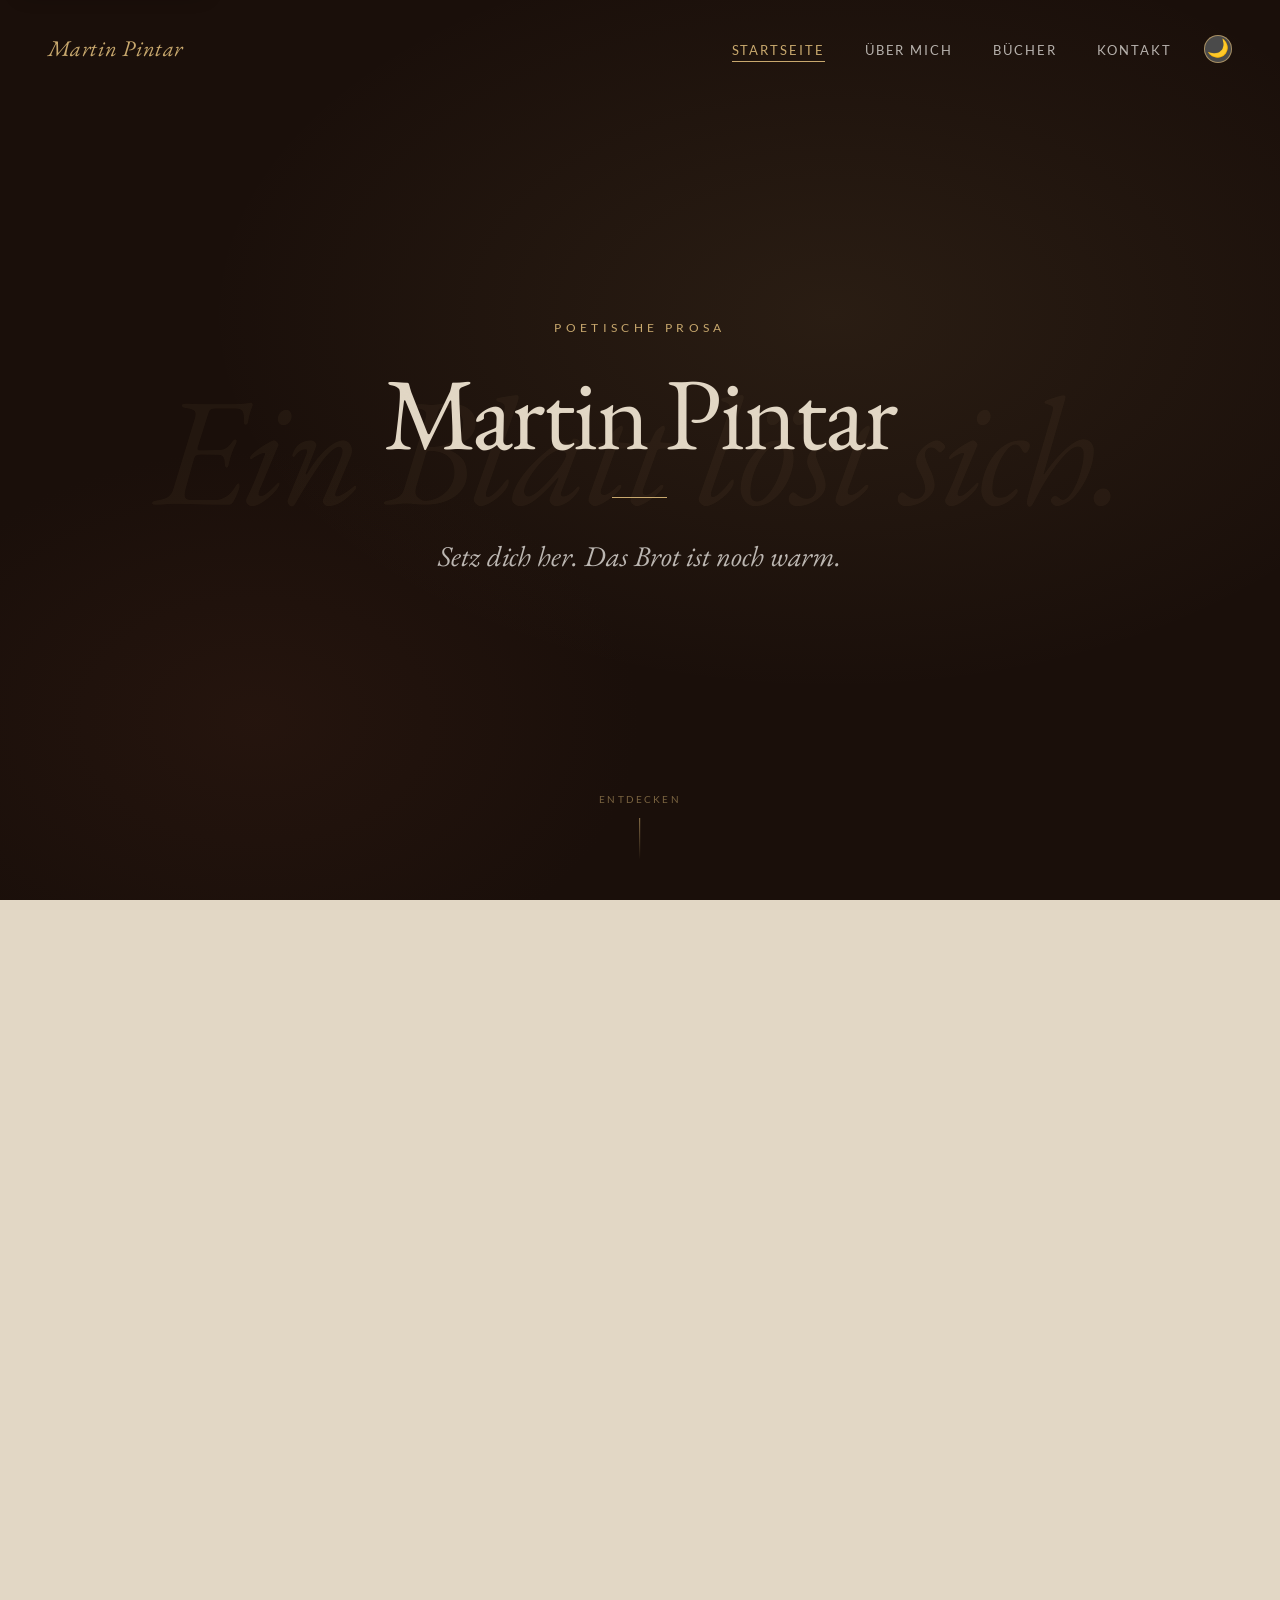
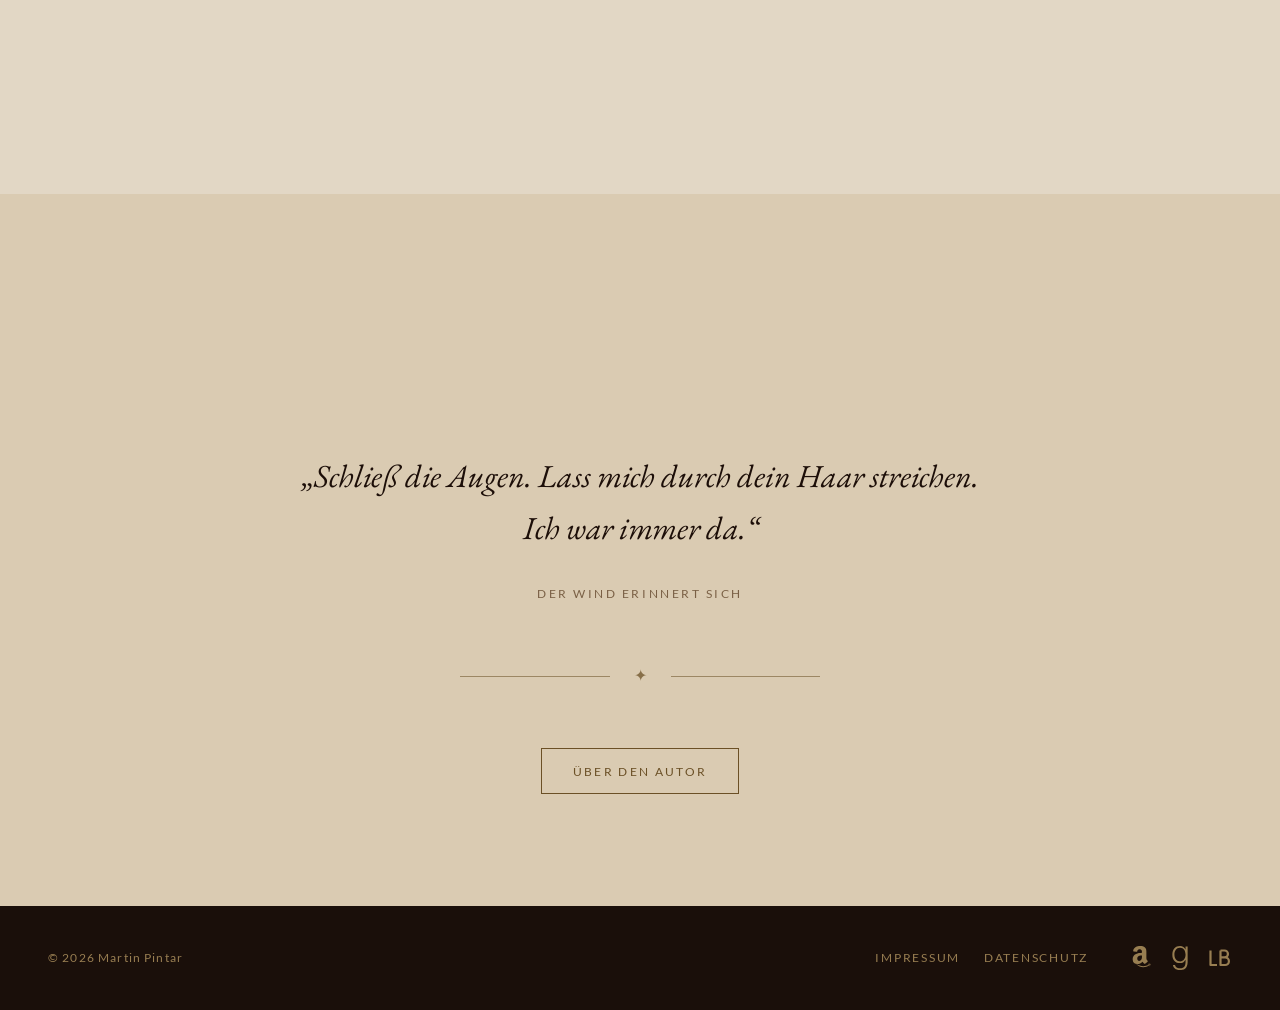
<file: index.html>
<!DOCTYPE html>
<html lang="de">
<head>
  <meta charset="UTF-8">
  <script>(function(){document.documentElement.classList.add('js');var t=null;try{t=localStorage.getItem('mp-theme');}catch(e){}if(!t)t=window.matchMedia('(prefers-color-scheme: dark)').matches?'dark':'light';document.documentElement.setAttribute('data-theme',t);})();</script>
  <meta name="viewport" content="width=device-width, initial-scale=1.0">
  <meta name="theme-color" content="#1A0F0A">
  <meta name="description" content="Österreichischer Autor poetischer Prosa. „Ein Herbstblatt im Wind“ und „Der Wind erinnert sich“ — Martin Pintars Bücher jetzt bei Amazon.">
  <title>Martin Pintar — Poetische Prosa</title>
  <link rel="canonical" href="https://martinpintar.at/">
  <meta property="og:type" content="website">
  <meta property="og:locale" content="de_AT">
  <meta property="og:url" content="https://martinpintar.at/">
  <meta property="og:title" content="Martin Pintar — Poetische Prosa">
  <meta property="og:description" content="Poetische Prosa aus Klagenfurt — leise, ehrlich, nah an der Natur.">
  <meta property="og:image" content="https://martinpintar.at/assets/images/og-image-2026-10.jpg">
  <meta property="og:image:width" content="1200">
  <meta property="og:image:height" content="630">
  <meta property="og:image:alt" content="Die Buchcover von „Ein Herbstblatt im Wind“ und „Der Wind erinnert sich“ neben dem Schriftzug Martin Pintar">
  <meta property="og:site_name" content="Martin Pintar">
  <meta name="twitter:card" content="summary_large_image">
  <meta name="twitter:title" content="Martin Pintar — Poetische Prosa">
  <meta name="twitter:description" content="Poetische Prosa aus Österreich — Bücher über Stille, Natur und Vergänglichkeit.">
  <meta name="twitter:image" content="https://martinpintar.at/assets/images/og-image-2026-10.jpg">
  <meta name="twitter:image:alt" content="Die Buchcover von „Ein Herbstblatt im Wind“ und „Der Wind erinnert sich“ neben dem Schriftzug Martin Pintar">
  <script type="application/ld+json">
  {
    "@context": "https://schema.org",
    "@type": "WebSite",
    "name": "Martin Pintar",
    "url": "https://martinpintar.at/",
    "description": "Offizielle Website des österreichischen Autors Martin Pintar — poetische Prosa",
    "author": {
      "@type": "Person",
      "name": "Martin Pintar",
      "url": "https://martinpintar.at/ueber-mich/",
      "sameAs": [
        "https://www.amazon.de/stores/Martin-Pintar/author/B0GZ8LCJNZ",
        "https://www.goodreads.com/author/show/70007332.Martin_Pintar",
        "https://www.lovelybooks.de/autor/Martin-Pintar/",
        "https://d-nb.info/gnd/142316640X",
        "https://www.klagenfurt.at/kultur/klagenfurter-kuenstlerinnen-kuenstler/martin-pintar"
      ]
    }
  }
  </script>
  <link rel="preload" href="/assets/fonts/eb-garamond-latin.woff2" as="font" type="font/woff2" crossorigin>
  <link rel="preload" href="/assets/fonts/eb-garamond-italic-latin.woff2" as="font" type="font/woff2" crossorigin>
  <link rel="preload" href="/assets/fonts/lato-400-latin.woff2" as="font" type="font/woff2" crossorigin>
  <link rel="stylesheet" href="css/style.css?v=202611101211">
  <link rel="icon" href="/favicon.ico" sizes="any">
  <link rel="icon" type="image/svg+xml" href="/assets/favicon.svg">
  <link rel="icon" type="image/png" sizes="32x32" href="/assets/favicon-32x32.png">
  <link rel="apple-touch-icon" href="/assets/apple-touch-icon.png">
</head>
<body>
  <!-- Farbquelle für die iOS-Statusleiste: Nav ist hier anfangs transparent -->
  <div class="safari-tint" aria-hidden="true"></div>

  <a href="#main" class="skip-link">Zum Inhalt springen</a>

  <nav class="nav" id="nav">
    <a href="/" class="nav__logo">Martin Pintar</a>
    <div class="nav__actions">
      <ul class="nav__links" role="list">
        <li><a href="/"      class="nav__link">Startseite</a></li>
        <li><a href="/ueber-mich/" class="nav__link">Über mich</a></li>
        <li><a href="/buecher/"    class="nav__link">Bücher</a></li>
        <li><a href="/kontakt/"    class="nav__link">Kontakt</a></li>
      </ul>
      <button class="nav__theme-toggle" id="theme-toggle" aria-label="Dunkler Modus"></button>
      <button class="nav__toggle" aria-label="Menü öffnen" aria-expanded="false">
        <span></span><span></span><span></span>
      </button>
    </div>
  </nav>

  <main id="main">

  <section class="hero" aria-label="Willkommen">
    <div class="hero__ghost" aria-hidden="true">Ein Blatt löst sich.</div>
    <div class="hero__content">
      <p class="hero__label">Poetische Prosa</p>
      <h1 class="hero__name" data-shine="Martin Pintar">Martin Pintar</h1>
      <div class="hero__divider" aria-hidden="true"></div>
      <p class="hero__tagline">
        <span class="is-visible">Setz dich her. Das Brot ist noch warm.</span>
        <span aria-hidden="true">Worte für das, was bleibt.</span>
        <span aria-hidden="true">Ein Dienstag, an dem nichts geschah.</span>
        <span aria-hidden="true">Die leisen Dinge beim Namen nennen.</span>
        <span aria-hidden="true">Geschichten, an die der Wind erinnert.</span>
      </p>
    </div>
    <div class="hero__scroll" aria-hidden="true">
      <span class="hero__scroll-text">Entdecken</span>
      <div class="hero__scroll-line"></div>
    </div>
  </section>

  <section class="section">
    <div class="container">
      <p class="section__label fade-in section__label--center">Meine Bücher</p>
      <div class="ornament fade-in" aria-hidden="true">
        <span class="ornament__glyph">❧</span>
      </div>
      <div class="books-preview">

        <article class="book-teaser">
          <div class="book-teaser__cover-wrap" data-modal="herbstblatt" data-cover-video="/assets/video/herbstblatt-cover-web-2026-10.mp4" role="button" tabindex="0" aria-haspopup="dialog" aria-label="Leseprobe öffnen: Ein Herbstblatt im Wind">
            <div class="book-3d">
              <div class="book-cover-media">
                <picture>
                <source srcset="/assets/images/herbstblatt-cover-2026-10.avif" type="image/avif">
                <source srcset="/assets/images/herbstblatt-cover-2026-10.webp" type="image/webp">
                <img
                  src="/assets/images/herbstblatt-cover-2026-10.jpg"
                  alt="Ein Herbstblatt im Wind — Buchcover von Martin Pintar"
                  class="book-teaser__cover"
                  width="190" height="294"
                  loading="lazy"
                  decoding="async">
              </picture>
                <video class="book-cover-video" muted playsinline loop preload="none" aria-hidden="true" tabindex="-1"></video>
                <img class="book-cover-title" hidden src="/assets/images/herbstblatt-titel.png" alt="" aria-hidden="true" loading="lazy" decoding="async">
                <span class="cover-pill" aria-hidden="true"><svg class="cover-pill__icon" viewBox="0 0 24 24" aria-hidden="true" focusable="false" xmlns="http://www.w3.org/2000/svg"><path d="M12 6.2C9.6 4.7 6.6 4.5 3.5 5.4v13.1c3.1-.9 6.1-.7 8.5.8 2.4-1.5 5.4-1.7 8.5-.8V5.4c-3.1-.9-6.1-.7-8.5.8zM12 6.2v13.1" fill="none" stroke="currentColor" stroke-width="1.7" stroke-linecap="round" stroke-linejoin="round"/></svg>Lesen</span>
              </div>
              <span class="book-3d__pages" aria-hidden="true"></span>
            </div>
          </div>
          <h2 class="book-teaser__title">Ein Herbstblatt im Wind</h2>
          <p class="book-teaser__desc">Ein Buch über das Leben und das Loslassen — als schönste Form des Weitergehens.</p>
          <div class="book-teaser__actions">
            <a href="/buecher/#herbstblatt" class="btn">Mehr erfahren</a>
          </div>
        </article>

        <article class="book-teaser">
          <div class="book-teaser__cover-wrap" data-modal="wind" data-cover-video="/assets/video/wind-cover-web.mp4" role="button" tabindex="0" aria-haspopup="dialog" aria-label="Leseprobe öffnen: Der Wind erinnert sich">
            <div class="book-3d">
              <div class="book-cover-media">
                <picture>
                <source srcset="/assets/images/wind-cover.avif" type="image/avif">
                <source srcset="/assets/images/wind-cover.webp" type="image/webp">
                <img
                  src="/assets/images/wind-cover.jpg"
                  alt="Der Wind erinnert sich — Buchcover von Martin Pintar"
                  class="book-teaser__cover"
                  width="190" height="304"
                  loading="lazy"
                  decoding="async">
              </picture>
                <video class="book-cover-video" muted playsinline loop preload="none" aria-hidden="true" tabindex="-1"></video>
                <img class="book-cover-title" src="/assets/images/wind-titel.png" alt="" aria-hidden="true" loading="lazy" decoding="async">
                <span class="cover-pill" aria-hidden="true"><svg class="cover-pill__icon" viewBox="0 0 24 24" aria-hidden="true" focusable="false" xmlns="http://www.w3.org/2000/svg"><path d="M12 6.2C9.6 4.7 6.6 4.5 3.5 5.4v13.1c3.1-.9 6.1-.7 8.5.8 2.4-1.5 5.4-1.7 8.5-.8V5.4c-3.1-.9-6.1-.7-8.5.8zM12 6.2v13.1" fill="none" stroke="currentColor" stroke-width="1.7" stroke-linecap="round" stroke-linejoin="round"/></svg>Lesen</span>
              </div>
              <span class="book-3d__pages" aria-hidden="true"></span>
            </div>
          </div>
          <h2 class="book-teaser__title">Der Wind erinnert sich</h2>
          <p class="book-teaser__desc">Vierundzwanzig Momente. Eine Stimme, die alles berührt und nichts festhält.</p>
          <div class="book-teaser__actions">
            <a href="/buecher/#wind" class="btn">Mehr erfahren</a>
          </div>
        </article>

      </div>
    </div>
  </section>

  <section class="section section--alt">
    <div class="container">
      <div class="quote-section">
        <div class="ornament fade-in" aria-hidden="true">
          <span class="ornament__glyph">✦</span>
        </div>
        <blockquote class="fade-in">
          „Schließ die Augen. Lass mich durch dein Haar streichen.<br>
          Ich war immer da.“
        </blockquote>
        <cite class="fade-in fade-in-delay-1">Der Wind erinnert sich</cite>
        <div class="ornament fade-in fade-in-delay-2" aria-hidden="true">
          <span class="ornament__glyph">✦</span>
        </div>
        <a href="/ueber-mich/" class="btn fade-in fade-in-delay-3">Über den Autor</a>
      </div>
    </div>
  </section>

  </main>

  <footer class="footer">
    <span class="footer__copy">© 2026 Martin Pintar</span>
    <div class="footer__links-group">
      <a href="/impressum/" class="footer__link">Impressum</a>
      <a href="/datenschutz/" class="footer__link">Datenschutz</a>
      <span class="footer__icons">
        <a href="https://www.amazon.de/stores/Martin-Pintar/author/B0GZ8LCJNZ" class="footer__link footer__amazon-link" aria-label="Autorenseite auf Amazon" target="_blank" rel="noopener noreferrer">
          <svg xmlns="http://www.w3.org/2000/svg" viewBox="0 0 24 24" width="24" height="24" fill="currentColor" aria-hidden="true"><path fill-rule="evenodd" d="M13.958 10.09c0 1.232.029 2.256-.591 3.351-.502.891-1.301 1.438-2.186 1.438-1.214 0-1.922-.924-1.922-2.292 0-2.692 2.415-3.182 4.699-3.182v.685zm3.186 7.705c-.209.189-.512.201-.745.074-1.047-.872-1.234-1.276-1.814-2.106-1.734 1.769-2.962 2.297-5.209 2.297-2.66 0-4.731-1.641-4.731-4.925 0-2.565 1.391-4.309 3.37-5.164 1.715-.754 4.11-.891 5.942-1.099v-.41c0-.753.058-1.642-.383-2.294-.384-.579-1.124-.818-1.774-.818-1.206 0-2.284.618-2.548 1.899-.054.285-.261.567-.549.582l-3.061-.333c-.259-.056-.548-.266-.472-.661.704-3.716 4.06-4.838 7.066-4.838 1.537 0 3.546.41 4.758 1.574 1.537 1.436 1.39 3.352 1.39 5.438v4.923c0 1.481.616 2.13 1.195 2.932.204.287.249.63-.01.839-.647.541-1.794 1.537-2.425 2.097l-.001-.007zM20.945 19.44c-1.513 1.113-3.709 1.705-5.604 1.705-2.65 0-5.036-.978-6.838-2.608-.142-.128-.015-.303.155-.203 1.945 1.132 4.349 1.812 6.832 1.812 1.675 0 3.516-.348 5.212-1.066.256-.108.471.168.243.36zM21.747 18.527c-.195-.249-1.286-.118-1.777-.059-.149.018-.172-.112-.037-.206.871-.613 2.298-.436 2.466-.231.168.207-.044 1.638-.861 2.321-.125.106-.245.05-.19-.089.184-.458.596-1.486.399-1.736z"/></svg>
        </a>
        <a href="https://www.goodreads.com/author/show/70007332.Martin_Pintar" class="footer__link footer__goodreads-link" aria-label="Autorenprofil auf Goodreads" target="_blank" rel="noopener noreferrer">
          <svg xmlns="http://www.w3.org/2000/svg" viewBox="0 0 24 24" width="24" height="24" fill="currentColor" aria-hidden="true"><path d="M11.43 23.995c-3.608-.208-6.274-2.077-6.448-5.078.695.007 1.375-.013 2.07-.006.224 1.342 1.065 2.43 2.683 3.026 1.583.496 3.737.46 5.082-.174 1.351-.636 2.145-1.822 2.503-3.577.212-1.042.236-1.734.231-2.92l-.005-1.631h-.059c-1.245 2.564-3.315 3.53-5.59 3.475-5.74-.054-7.68-4.534-7.528-8.606.01-5.241 3.22-8.537 7.557-8.495 2.354-.14 4.605 1.362 5.554 3.37l.059.002.002-2.918 2.099.004-.002 15.717c-.193 7.04-4.376 7.89-8.209 7.811zm6.1-15.633c-.096-3.26-1.601-6.62-5.503-6.645-3.954-.017-5.625 3.592-5.604 6.85-.013 3.439 1.643 6.305 4.703 6.762 4.532.591 6.551-3.411 6.404-6.967z"/></svg>
        </a>
        <a href="https://www.lovelybooks.de/autor/Martin-Pintar/" class="footer__link footer__lovelybooks-link" aria-label="Autorenprofil auf LovelyBooks" target="_blank" rel="noopener noreferrer">
          <svg xmlns="http://www.w3.org/2000/svg" viewBox="0 0 24 24" width="24" height="24" fill="none" stroke="currentColor" stroke-width="2.2" stroke-linejoin="round" aria-hidden="true"><path d="M2.5 4.5v14.5h6.5"/><path d="M12.5 4.5h4a3.2 3.2 0 0 1 0 6.9h-4M12.5 4.5V19h4.6a3.8 3.8 0 0 0 0-7.6"/></svg>
        </a>
      </span>
    </div>
  </footer>

  <dialog class="modal-dialog" id="modal-herbstblatt" aria-labelledby="modal-herbstblatt-title">
    <div class="modal">
      <div class="modal__page" tabindex="-1">
        <div class="modal__hero" aria-hidden="true" data-hero-video="/assets/video/herbstblatt-cover-web-2026-10.mp4">
          <video muted playsinline loop preload="none" tabindex="-1"></video>
        </div>
        <div class="modal__header">
          <span class="modal__label">Leseprobe</span>
          <h2 class="modal__title" id="modal-herbstblatt-title">Ein Herbstblatt im Wind</h2>
          <button class="modal__close" aria-label="Schließen">Schließen</button>
        </div>
        <div class="modal__body">
          <div class="modal__ornament" aria-hidden="true"><span class="modal__ornament-glyph">❧</span></div>
          <div class="modal__text">
            <p class="modal__prolog-label">Aus Kapitel 9 — Das gezeichnete Blatt</p>
            <p>Die Tage sind kürzer geworden. Das Haus ist stiller. Die Kinder, einst laut und voller Bewegung, sind ausgezogen, führen ihre eigenen Sommer. Zurück bleiben Räume voller Stimmen, die man noch hören kann, wenn man die Augen schließt. Kein Schmerz – nur ein weiches Ziehen, wie Wind, der alte Vorhänge bewegt.</p>
            <p>Der Mensch geht öfter hinaus in den Garten. Er spürt, wie die Luft schwerer, aber klarer wird. Jede Bewegung ist bewusster, jeder Atemzug ein kleines Gebet. Er sammelt ein Blatt auf, betrachtet es in der Hand. Die Adern zeichnen ein Muster – wie das eigene Leben: kein gerader Weg, aber ein zusammenhängendes Ganzes.</p>
            <p>Das Blatt, das er hält, bricht nicht, obwohl es trocken ist. Es biegt sich, hält stand, so wie er selbst dem Wind standgehalten hat. Er lächelt. Denn er weiß: Stärke ist nicht das Fehlen von Brüchen, sondern das Weiterleben trotz ihnen.</p>
            <p>Der Abend senkt sich über das Land. Ein weiches Gold legt sich über die Felder, über Dächer, über Bäume, über alles Vergangene. Das Licht malt keine Zukunft, es segnet die Gegenwart.</p>
            <p>Der Mensch sitzt auf der Bank vor seinem Haus. Er spürt den Wind, der von Westen kommt, die Kühle, die nach Erde riecht. Und in diesem Moment weiß er, dass nichts verloren ist. Dass alles, was war, in ihm weiterklingt – wie der Nachhall einer Melodie, die nie wirklich endet.</p>
            <p>Das Blatt löst sich. Nicht aus Angst, sondern aus Einsicht. Es fällt nicht – es gleitet. Und während es sinkt, fängt das Licht es ein, lässt es leuchten, als wäre es nie schöner gewesen.</p>
            <p>So geht der Mensch in seine späten Tage – nicht gebrochen, sondern gezeichnet. Nicht vergangen, sondern vervollständigt. Denn das Leben hat ihn nicht genommen, es hat ihn geschrieben.</p>
          </div>
          <div class="modal__footer">
            <span class="modal__end-mark">— Leseprobe endet hier —</span>
            <div class="modal__footer-actions">
              <a href="https://www.amazon.de/dp/B0GYS3BBGW" class="btn" target="_blank" rel="noopener noreferrer">Taschenbuch bei Amazon</a>
              <a href="https://www.amazon.de/dp/B0GYVGX87T" class="btn" target="_blank" rel="noopener noreferrer">eBook bei Amazon</a>
            </div>
          </div>
        </div>
      </div>
    </div>
  </dialog>

  <dialog class="modal-dialog" id="modal-wind" aria-labelledby="modal-wind-title">
    <div class="modal">
      <div class="modal__page" tabindex="-1">
        <div class="modal__hero" aria-hidden="true" data-hero-video="/assets/video/wind-cover-web.mp4">
          <video muted playsinline loop preload="none" tabindex="-1"></video>
        </div>
        <div class="modal__header">
          <span class="modal__label">Leseprobe</span>
          <h2 class="modal__title" id="modal-wind-title">Der Wind erinnert sich</h2>
          <button class="modal__close" aria-label="Schließen">Schließen</button>
        </div>
        <div class="modal__body">
          <div class="modal__ornament" aria-hidden="true"><span class="modal__ornament-glyph">✦</span></div>
          <div class="modal__text">
            <p class="modal__prolog-label">Aus Kapitel 4 — Der Geruch von Brot</p>
            <p>Ich streiche ums Haus und finde das Fenster, das einen Spalt offen steht. Ich trete ein, vorsichtig, wie ein Gast, der weiß, dass man hier nicht klopft, sondern einfach kommt.</p>
            <div class="modal__break" aria-hidden="true">&lsaquo;&rsaquo;</div>
            <p>Die Frau steht am Tisch. Ihre Hände liegen im Teig, nicht auf ihm — als würden sie mit ihm sprechen, nicht ihn formen. Sie drückt, faltet, dreht, und jede Bewegung hat die Ruhe von etwas, das nicht mehr gelernt werden muss. Es ist in die Finger gewandert, in die Handgelenke, in die Schultern. Der Körper erinnert sich an Dinge, die der Kopf längst vergessen hat.</p>
            <p>Sie ist alt. Nicht gebeugt, nicht müde — nur lange da. Ihr Gesicht trägt Linien, die nach innen führen, nicht nach unten. Ihre Augen sind wach, aber sie schauen nicht auf den Teig. Sie schauen auf etwas, das hinter dem Teig liegt — auf eine andere Küche vielleicht, eine andere Zeit, andere Hände auf demselben Holz.</p>
            <p>Hinter ihr, auf einem Stuhl, der etwas zu hoch ist, sitzt ein Kind. Es hat die Beine angezogen, die Arme auf die Knie gelegt, das Kinn darauf. Es sieht zu. Nicht ungeduldig, nicht gelangweilt. Mit jener Aufmerksamkeit, die nur Kinder haben — ganz, ungeteilt, ohne Fragen.</p>
            <p>Es sagt nichts. Sie sagt nichts.</p>
            <p>Der Teig spricht für beide. Er sagt: Ich bin da. Ich werde warm werden. Ich werde euch nähren. Und ihr werdet euch an mich erinnern, lange nachdem dieser Nachmittag vergangen ist.</p>
            <div class="modal__break" aria-hidden="true">&lsaquo;&rsaquo;</div>
            <p>Draußen steht der Herbst still. Die Blätter an dem Baum vor dem Fenster haben sich gefärbt, aber sie fallen noch nicht. Sie warten, wie der Teig wartet — auf den richtigen Moment, auf die Wärme, die sie löst.</p>
            <p>Die Frau schiebt das Brot in den Ofen. Eine Bewegung, die sie tausendmal gemacht hat. Und doch ist sie jedes Mal anders — ein bisschen langsamer, ein bisschen bedächtiger, als wüsste sie, dass nichts so selbstverständlich ist, wie es aussieht.</p>
            <p>Das Kind rutscht vom Stuhl und stellt sich neben sie. Es reicht ihr nicht bis zur Schulter, aber es lehnt sich an ihren Arm, und sie lässt es geschehen, ohne den Blick vom Ofen zu nehmen. So stehen sie da, eine alte Frau und ein kleines Kind, und warten auf Brot.</p>
            <p>Es ist still. Nur das Knacken des Ofens. Nur ich, lauschend am Fenster.</p>
            <p>Und dann, langsam, beginnt es zu riechen.</p>
          </div>
          <div class="modal__footer">
            <span class="modal__end-mark">— Leseprobe endet hier —</span>
            <div class="modal__footer-actions">
              <a href="https://www.amazon.de/dp/B0HP9TMFHB" class="btn" target="_blank" rel="noopener noreferrer">Taschenbuch bei Amazon</a>
              <a href="https://www.amazon.de/dp/B0GYQMR2WS" class="btn" target="_blank" rel="noopener noreferrer">Hardcover bei Amazon</a>
              <a href="https://www.amazon.de/dp/B0GYT1FB84" class="btn" target="_blank" rel="noopener noreferrer">eBook bei Amazon</a>
            </div>
          </div>
        </div>
      </div>
    </div>
  </dialog>

  <script src="js/main.js?v=202611101211" onerror="document.documentElement.classList.remove('js')"></script>
  <script data-goatcounter="https://coolp315.goatcounter.com/count"
          async src="//gc.zgo.at/count.js"></script>
</body>
</html>
</file>
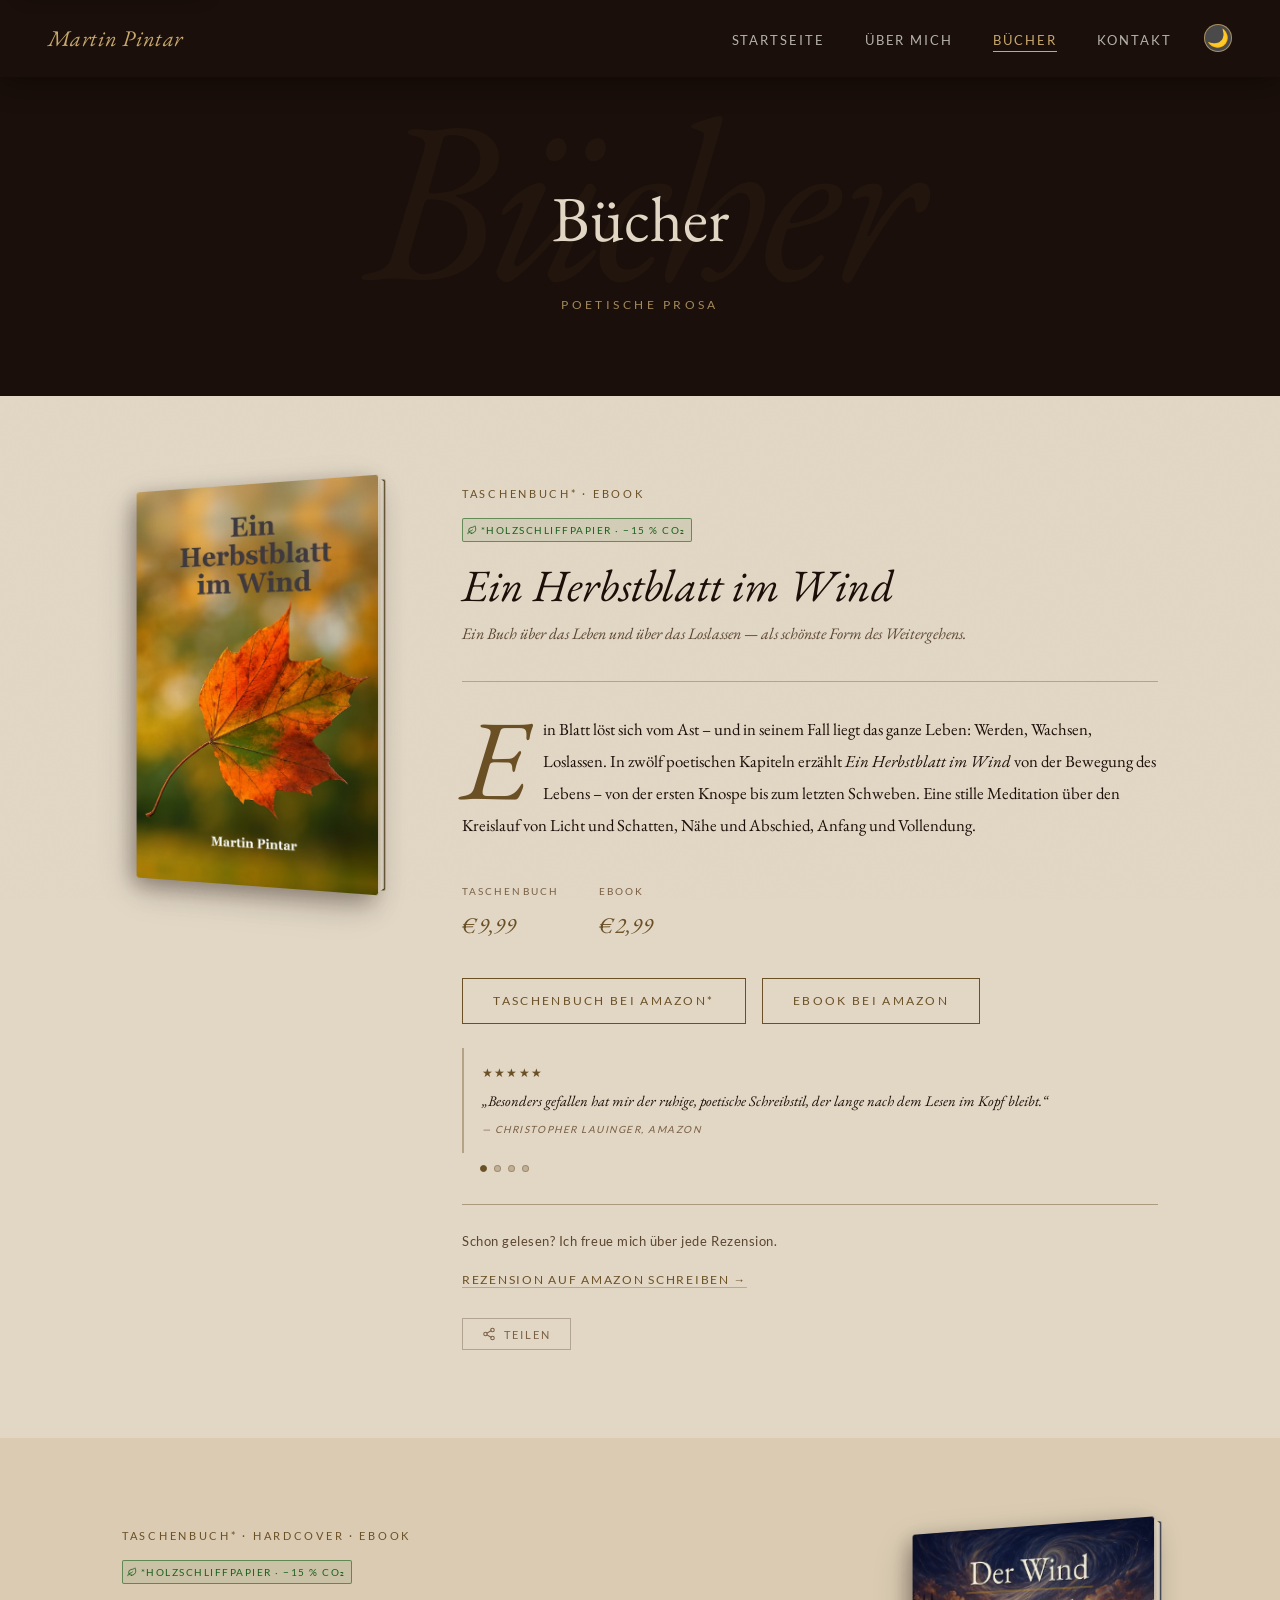
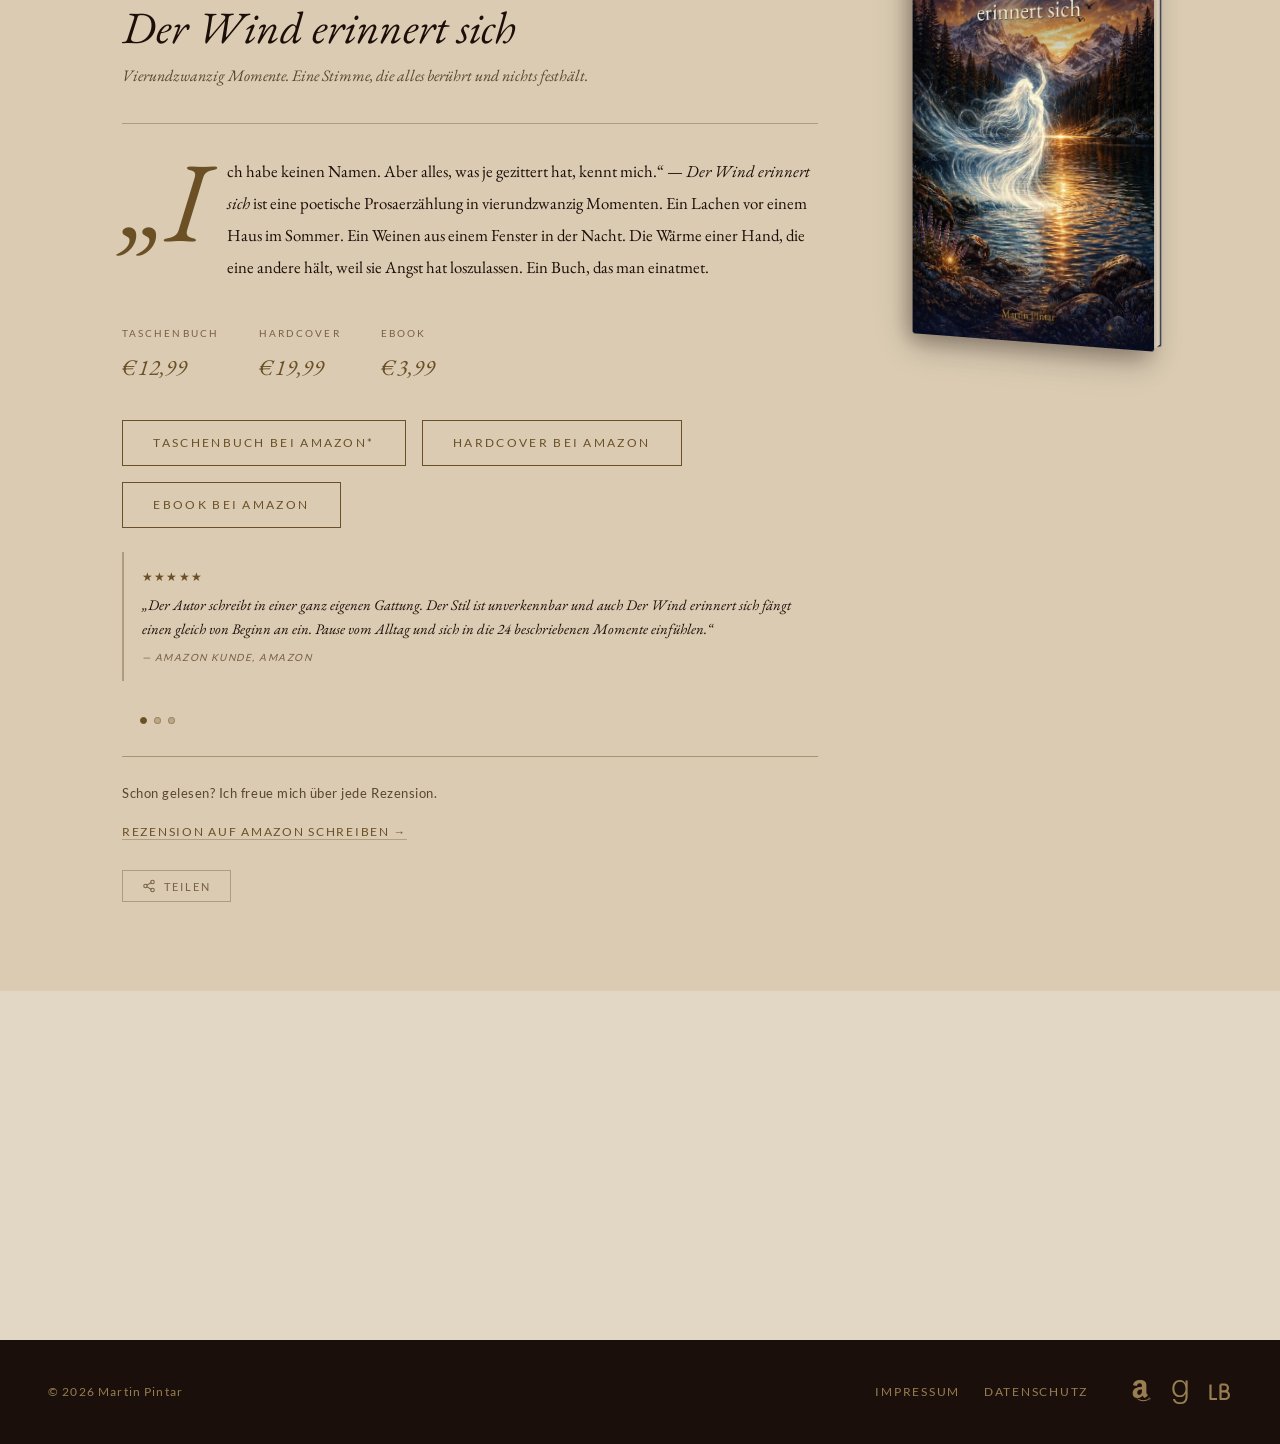
<file: buecher/index.html>
<!DOCTYPE html>
<html lang="de">
<head>
  <meta charset="UTF-8">
  <script>(function(){document.documentElement.classList.add('js');var t=null;try{t=localStorage.getItem('mp-theme');}catch(e){}if(!t)t=window.matchMedia('(prefers-color-scheme: dark)').matches?'dark':'light';document.documentElement.setAttribute('data-theme',t);})();</script>
  <meta name="viewport" content="width=device-width, initial-scale=1.0">
  <meta name="theme-color" content="#1A0F0A">
  <meta name="description" content="Poetische Prosa über Vergehen und Loslassen: „Ein Herbstblatt im Wind“ und „Der Wind erinnert sich“ — beide Bücher von Martin Pintar jetzt bei Amazon.">
  <title>Bücher — Martin Pintar</title>
  <link rel="canonical" href="https://martinpintar.at/buecher/">
  <meta property="og:type" content="website">
  <meta property="og:locale" content="de_AT">
  <meta property="og:url" content="https://martinpintar.at/buecher/">
  <meta property="og:title" content="Bücher — Martin Pintar">
  <meta property="og:description" content="&#x201E;Ein Herbstblatt im Wind&#x201C; und &#x201E;Der Wind erinnert sich&#x201C; — poetische Prosa von Martin Pintar, jetzt bei Amazon.">
  <meta property="og:image" content="https://martinpintar.at/assets/images/og-image-2026-10.jpg">
  <meta property="og:image:width" content="1200">
  <meta property="og:image:height" content="630">
  <meta property="og:image:alt" content="Die Buchcover von „Ein Herbstblatt im Wind“ und „Der Wind erinnert sich“ neben dem Schriftzug Martin Pintar">
  <meta property="og:site_name" content="Martin Pintar">
  <meta name="twitter:card" content="summary_large_image">
  <meta name="twitter:title" content="Bücher — Martin Pintar">
  <meta name="twitter:description" content="„Ein Herbstblatt im Wind“ und „Der Wind erinnert sich“ — poetische Prosa von Martin Pintar, jetzt bei Amazon.">
  <meta name="twitter:image" content="https://martinpintar.at/assets/images/og-image-2026-10.jpg">
  <meta name="twitter:image:alt" content="Die Buchcover von „Ein Herbstblatt im Wind“ und „Der Wind erinnert sich“ neben dem Schriftzug Martin Pintar">
  <script type="application/ld+json">
  [
    {
      "@context": "https://schema.org",
      "@type": "Book",
      "name": "Ein Herbstblatt im Wind",
      "author": { "@type": "Person", "name": "Martin Pintar" },
      "image": "https://martinpintar.at/assets/images/herbstblatt-cover-2026-10.jpg",
      "inLanguage": "de",
      "genre": "Poetische Prosa",
      "isbn": "9798258883971",
      "url": "https://www.amazon.de/dp/B0GYS3BBGW",
      "sameAs": "https://data.onb.ac.at/rec/AC18091130",
      "additionalProperty": {
        "@type": "PropertyValue",
        "name": "Druckpapier",
        "value": "Holzschliffpapier — mind. 15 % weniger CO₂-Emissionen"
      },
      "offers": [
        { "@type": "Offer", "price": "9.99", "priceCurrency": "EUR", "name": "Taschenbuch",
          "url": "https://www.amazon.de/dp/B0GYS3BBGW", "availability": "https://schema.org/InStock" },
        { "@type": "Offer", "price": "2.99",  "priceCurrency": "EUR", "name": "eBook",
          "url": "https://www.amazon.de/dp/B0GYVGX87T", "availability": "https://schema.org/InStock" }
      ]
    },
    {
      "@context": "https://schema.org",
      "@type": "Book",
      "name": "Der Wind erinnert sich",
      "author": { "@type": "Person", "name": "Martin Pintar" },
      "image": "https://martinpintar.at/assets/images/wind-cover.jpg",
      "inLanguage": "de",
      "genre": "Poetische Prosa",
      "isbn": "9798258887832",
      "url": "https://www.amazon.de/dp/B0GYQMR2WS",
      "sameAs": "https://data.onb.ac.at/rec/AC17895064",
      "offers": [
        { "@type": "Offer", "price": "12.99", "priceCurrency": "EUR", "name": "Taschenbuch",
          "url": "https://www.amazon.de/dp/B0HP9TMFHB", "availability": "https://schema.org/InStock",
          "itemOffered": {
            "@type": "Book",
            "name": "Der Wind erinnert sich (Taschenbuch)",
            "bookFormat": "https://schema.org/Paperback",
            "isbn": "9798165434686",
            "additionalProperty": {
              "@type": "PropertyValue",
              "name": "Druckpapier",
              "value": "Holzschliffpapier — mind. 15 % weniger CO₂-Emissionen"
            }
          } },
        { "@type": "Offer", "price": "19.99", "priceCurrency": "EUR", "name": "Hardcover",
          "url": "https://www.amazon.de/dp/B0GYQMR2WS", "availability": "https://schema.org/InStock" },
        { "@type": "Offer", "price": "3.99",  "priceCurrency": "EUR", "name": "eBook",
          "url": "https://www.amazon.de/dp/B0GYT1FB84", "availability": "https://schema.org/InStock" }
      ]
    }
  ]
  </script>
  <link rel="preload" href="/assets/fonts/eb-garamond-latin.woff2" as="font" type="font/woff2" crossorigin>
  <link rel="preload" href="/assets/fonts/eb-garamond-italic-latin.woff2" as="font" type="font/woff2" crossorigin>
  <link rel="preload" href="/assets/fonts/lato-400-latin.woff2" as="font" type="font/woff2" crossorigin>
  <link rel="stylesheet" href="/css/style.css?v=202611101211">
  <!-- Seitenübergang Startseite → Bücher: Cover gleitet an seinen Platz (Chrome, Safari 18.2+).
       Rendern wartet, bis #main geparst ist; der Ziel-Eintrag wird sofort sichtbar gesetzt.
       Bei normaler Navigation (nicht Zurück/Vor) springt die Seite vor dem ersten Frame ohne Animation
       zur Sprungmarke, damit das Cover kein wanderndes Ziel verfolgt; sanftes Scrollen ruht nur für die Dauer des Übergangs.
       Die Klasse vt-buch blendet die Startseite sofort aus; die Bücherseite blendet danach langsam ein, die Navigation bleibt als eigene Gruppe stehen. -->
  <link rel="expect" href="#main" blocking="render">
  <script>addEventListener('pagereveal',function(e){if(!e.viewTransition||!location.hash)return;var a=document.getElementById(location.hash.slice(1));var b=a&&a.querySelector('.book-3d');if(!b)return;a.style.transition='none';a.classList.add('visible');var h=document.documentElement;b.style.viewTransitionName='buch-cover';var nv=document.querySelector('.nav');if(nv)nv.style.viewTransitionName='site-nav';h.classList.add('vt-buch');var n=window.navigation&&navigation.activation,t=n?n.navigationType:(performance.getEntriesByType('navigation')[0]||{}).type;if(t==='push'||t==='navigate'){h.style.scrollBehavior='auto';a.scrollIntoView({block:'start',behavior:'instant'});}e.viewTransition.finished.finally(function(){b.style.viewTransitionName='';if(nv)nv.style.viewTransitionName='';h.classList.remove('vt-buch');h.style.scrollBehavior='';});});</script>
  <link rel="icon" href="/favicon.ico" sizes="any">
  <link rel="icon" type="image/svg+xml" href="/assets/favicon.svg">
  <link rel="icon" type="image/png" sizes="32x32" href="/assets/favicon-32x32.png">
  <link rel="apple-touch-icon" href="/assets/apple-touch-icon.png">
</head>
<body>

  <a href="#main" class="skip-link">Zum Inhalt springen</a>

  <nav class="nav nav--always-dark" id="nav">
    <a href="/" class="nav__logo">Martin Pintar</a>
    <div class="nav__actions">
      <ul class="nav__links" role="list">
        <li><a href="/"      class="nav__link">Startseite</a></li>
        <li><a href="/ueber-mich/" class="nav__link">Über mich</a></li>
        <li><a href="/buecher/"    class="nav__link">Bücher</a></li>
        <li><a href="/kontakt/"    class="nav__link">Kontakt</a></li>
      </ul>
      <button class="nav__theme-toggle" id="theme-toggle" aria-label="Dunkler Modus"></button>
      <button class="nav__toggle" aria-label="Menü öffnen" aria-expanded="false">
        <span></span><span></span><span></span>
      </button>
    </div>
  </nav>

  <div class="page-hero" data-bg="Bücher">
    <h1 class="page-hero__title">Bücher</h1>
    <p class="page-hero__sub">Poetische Prosa</p>
  </div>

  <main id="main">

    <article id="herbstblatt" class="book-entry fade-in">
      <div class="book-entry__cover-col" data-modal="herbstblatt" data-cover-video="/assets/video/herbstblatt-cover-web-2026-10.mp4" role="button" tabindex="0" aria-haspopup="dialog" aria-label="Leseprobe öffnen: Ein Herbstblatt im Wind">
        <div class="book-3d">
          <div class="book-cover-media">
            <picture>
            <source srcset="/assets/images/herbstblatt-cover-2026-10.avif" type="image/avif">
            <source srcset="/assets/images/herbstblatt-cover-2026-10.webp" type="image/webp">
            <img
              src="/assets/images/herbstblatt-cover-2026-10.jpg"
              alt="Ein Herbstblatt im Wind — Buchcover von Martin Pintar"
              class="book-entry__cover"
              width="260"
              height="402"
              loading="eager"
              fetchpriority="high">
          </picture>
            <video class="book-cover-video" muted playsinline loop preload="none" aria-hidden="true" tabindex="-1"></video>
            <img class="book-cover-title" hidden src="/assets/images/herbstblatt-titel.png" alt="" aria-hidden="true" loading="lazy" decoding="async">
            <span class="cover-pill" aria-hidden="true"><svg class="cover-pill__icon" viewBox="0 0 24 24" aria-hidden="true" focusable="false" xmlns="http://www.w3.org/2000/svg"><path d="M12 6.2C9.6 4.7 6.6 4.5 3.5 5.4v13.1c3.1-.9 6.1-.7 8.5.8 2.4-1.5 5.4-1.7 8.5-.8V5.4c-3.1-.9-6.1-.7-8.5.8zM12 6.2v13.1" fill="none" stroke="currentColor" stroke-width="1.7" stroke-linecap="round" stroke-linejoin="round"/></svg>Lesen</span>
          </div>
          <span class="book-3d__pages" aria-hidden="true"></span>
        </div>
      </div>
      <div class="book-entry__text-col">
        <p class="book-entry__format">Taschenbuch* &middot; eBook</p>
        <span class="eco-badge">
          <svg xmlns="http://www.w3.org/2000/svg" width="10" height="10" viewBox="0 0 24 24" fill="none" stroke="currentColor" stroke-width="2" stroke-linecap="round" stroke-linejoin="round" aria-hidden="true"><path d="M11 20A7 7 0 0 1 9.8 6.1C15.5 5 17 4.48 19 2c1 2 2 4.18 2 8 0 5.5-4.78 10-10 10z"/><path d="M2 21c0-3 1.85-5.36 5.08-6C9.5 14.52 12 13 13 12"/></svg>
          *Holzschliffpapier &middot; &minus;15&thinsp;% CO₂
        </span>
        <h2 class="book-entry__title">Ein Herbstblatt im Wind</h2>
        <p class="book-entry__subtitle">Ein Buch über das Leben und über das Loslassen — als schönste Form des Weitergehens.</p>
        <p class="book-entry__desc">Ein Blatt löst sich vom Ast – und in seinem Fall liegt das ganze Leben: Werden, Wachsen, Loslassen. In zwölf poetischen Kapiteln erzählt <em>Ein Herbstblatt im Wind</em> von der Bewegung des Lebens – von der ersten Knospe bis zum letzten Schweben. Eine stille Meditation über den Kreislauf von Licht und Schatten, Nähe und Abschied, Anfang und Vollendung.</p>
        <div class="book-entry__prices">
          <div class="price-item">
            <p class="price-item__format">Taschenbuch</p>
            <p class="price-item__amount">€&thinsp;9,99</p>
          </div>
          <div class="price-item">
            <p class="price-item__format">eBook</p>
            <p class="price-item__amount">€&thinsp;2,99</p>
          </div>
        </div>
        <div class="book-entry__links">
          <a href="https://www.amazon.de/dp/B0GYS3BBGW" class="btn btn--fussnote" target="_blank" rel="noopener noreferrer">Taschenbuch bei Amazon</a>
          <a href="https://www.amazon.de/dp/B0GYVGX87T" class="btn" target="_blank" rel="noopener noreferrer">eBook bei Amazon</a>
        </div>
        <div class="review-slider" aria-label="Leserstimmen">
          <div class="review-slider__track" aria-live="polite">
            <div class="review-slider__slide active" aria-hidden="false">
              <div class="review-snippet">
                <div class="review-snippet__stars" role="img" aria-label="5 von 5 Sternen">★★★★★</div>
                <p class="review-snippet__quote">„Besonders gefallen hat mir der ruhige, poetische Schreibstil, der lange nach dem Lesen im Kopf bleibt.“</p>
                <cite class="review-snippet__cite">— Christopher Lauinger, Amazon</cite>
              </div>
            </div>
            <div class="review-slider__slide" aria-hidden="true">
              <div class="review-snippet">
                <div class="review-snippet__stars" role="img" aria-label="5 von 5 Sternen">★★★★★</div>
                <p class="review-snippet__quote">„Ein sehr einfühlsam geschriebenes Buch über die zyklen des Lebens.“</p>
                <cite class="review-snippet__cite">— Herbert Petschnig, Amazon (Verifizierter Kauf)</cite>
              </div>
            </div>
            <div class="review-slider__slide" aria-hidden="true">
              <div class="review-snippet">
                <div class="review-snippet__stars" role="img" aria-label="5 von 5 Sternen">★★★★★</div>
                <p class="review-snippet__quote">„Einen Pintar zu lesen, ist etwas ganz Besonderes. Das Erstlingswerk verfängt einen ab der ersten Sekunde.“</p>
                <cite class="review-snippet__cite">— Amazon Kunde, Amazon</cite>
              </div>
            </div>
            <div class="review-slider__slide" aria-hidden="true">
              <div class="review-snippet">
                <div class="review-snippet__stars" role="img" aria-label="5 von 5 Sternen">★★★★★</div>
                <p class="review-snippet__quote">„Ein sehr tolles Buch. Es spricht jede Altersgruppe an.“</p>
                <cite class="review-snippet__cite">— Raphaela Zuder, Amazon</cite>
              </div>
            </div>
          </div>
          <div class="review-slider__nav" aria-label="Rezensionen wechseln">
            <button class="review-slider__dot active" aria-label="Rezension 1 von 4" aria-pressed="true"></button>
            <button class="review-slider__dot" aria-label="Rezension 2 von 4" aria-pressed="false"></button>
            <button class="review-slider__dot" aria-label="Rezension 3 von 4" aria-pressed="false"></button>
            <button class="review-slider__dot" aria-label="Rezension 4 von 4" aria-pressed="false"></button>
          </div>
        </div>
        <div class="book-entry__review">
          <p class="book-entry__review-prompt">Schon gelesen? Ich freue mich über jede Rezension.</p>
          <a href="https://www.amazon.de/review/create-review/?asin=B0GYS3BBGW" class="book-entry__review-link" target="_blank" rel="noopener noreferrer">Rezension auf Amazon schreiben →</a>
        </div>
        <div class="book-entry__share">
          <button class="share-btn" data-share-title="Ein Herbstblatt im Wind" data-share-text="Ein Buch über das Leben und das Loslassen — von Martin Pintar." data-share-url="https://martinpintar.at/buecher/#herbstblatt" aria-label="Buch teilen">
            <svg xmlns="http://www.w3.org/2000/svg" width="14" height="14" viewBox="0 0 24 24" fill="none" stroke="currentColor" stroke-width="1.8" stroke-linecap="round" stroke-linejoin="round" aria-hidden="true"><circle cx="18" cy="5" r="3"/><circle cx="6" cy="12" r="3"/><circle cx="18" cy="19" r="3"/><line x1="8.59" y1="13.51" x2="15.42" y2="17.49"/><line x1="15.41" y1="6.51" x2="8.59" y2="10.49"/></svg>
            Teilen
          </button>
          <div class="share-fallback" id="share-fallback-herbstblatt" hidden>
            <button class="share-copy-btn" data-url="https://martinpintar.at/buecher/#herbstblatt">Link kopieren</button>
            <span class="share-copied" hidden>✓ Kopiert</span>
          </div>
        </div>
      </div>
    </article>

    <article id="wind" class="book-entry book-entry--reverse book-entry--alt fade-in">
      <div class="book-entry__cover-col" data-modal="wind" data-cover-video="/assets/video/wind-cover-web.mp4" role="button" tabindex="0" aria-haspopup="dialog" aria-label="Leseprobe öffnen: Der Wind erinnert sich">
        <div class="book-3d">
          <div class="book-cover-media">
            <picture>
            <source srcset="/assets/images/wind-cover.avif" type="image/avif">
            <source srcset="/assets/images/wind-cover.webp" type="image/webp">
            <img
              src="/assets/images/wind-cover.jpg"
              alt="Der Wind erinnert sich — Buchcover von Martin Pintar"
              class="book-entry__cover"
              width="260"
              height="416"
              loading="lazy">
          </picture>
            <video class="book-cover-video" muted playsinline loop preload="none" aria-hidden="true" tabindex="-1"></video>
            <img class="book-cover-title" src="/assets/images/wind-titel.png" alt="" aria-hidden="true" loading="lazy" decoding="async">
            <span class="cover-pill" aria-hidden="true"><svg class="cover-pill__icon" viewBox="0 0 24 24" aria-hidden="true" focusable="false" xmlns="http://www.w3.org/2000/svg"><path d="M12 6.2C9.6 4.7 6.6 4.5 3.5 5.4v13.1c3.1-.9 6.1-.7 8.5.8 2.4-1.5 5.4-1.7 8.5-.8V5.4c-3.1-.9-6.1-.7-8.5.8zM12 6.2v13.1" fill="none" stroke="currentColor" stroke-width="1.7" stroke-linecap="round" stroke-linejoin="round"/></svg>Lesen</span>
          </div>
          <span class="book-3d__pages" aria-hidden="true"></span>
        </div>
      </div>
      <div class="book-entry__text-col">
        <p class="book-entry__format">Taschenbuch* &middot; Hardcover &middot; eBook</p>
        <span class="eco-badge">
          <svg xmlns="http://www.w3.org/2000/svg" width="10" height="10" viewBox="0 0 24 24" fill="none" stroke="currentColor" stroke-width="2" stroke-linecap="round" stroke-linejoin="round" aria-hidden="true"><path d="M11 20A7 7 0 0 1 9.8 6.1C15.5 5 17 4.48 19 2c1 2 2 4.18 2 8 0 5.5-4.78 10-10 10z"/><path d="M2 21c0-3 1.85-5.36 5.08-6C9.5 14.52 12 13 13 12"/></svg>
          *Holzschliffpapier &middot; &minus;15&thinsp;% CO₂
        </span>
        <h2 class="book-entry__title">Der Wind erinnert sich</h2>
        <p class="book-entry__subtitle">Vierundzwanzig Momente. Eine Stimme, die alles berührt und nichts festhält.</p>
        <p class="book-entry__desc">„Ich habe keinen Namen. Aber alles, was je gezittert hat, kennt mich.“ — <em>Der Wind erinnert sich</em> ist eine poetische Prosaerzählung in vierundzwanzig Momenten. Ein Lachen vor einem Haus im Sommer. Ein Weinen aus einem Fenster in der Nacht. Die Wärme einer Hand, die eine andere hält, weil sie Angst hat loszulassen. Ein Buch, das man einatmet.</p>
        <div class="book-entry__prices">
          <div class="price-item">
            <p class="price-item__format">Taschenbuch</p>
            <p class="price-item__amount">€&thinsp;12,99</p>
          </div>
          <div class="price-item">
            <p class="price-item__format">Hardcover</p>
            <p class="price-item__amount">€&thinsp;19,99</p>
          </div>
          <div class="price-item">
            <p class="price-item__format">eBook</p>
            <p class="price-item__amount">€&thinsp;3,99</p>
          </div>
        </div>
        <div class="book-entry__links">
          <a href="https://www.amazon.de/dp/B0HP9TMFHB" class="btn btn--fussnote" target="_blank" rel="noopener noreferrer">Taschenbuch bei Amazon</a>
          <a href="https://www.amazon.de/dp/B0GYQMR2WS" class="btn" target="_blank" rel="noopener noreferrer">Hardcover bei Amazon</a>
          <a href="https://www.amazon.de/dp/B0GYT1FB84" class="btn" target="_blank" rel="noopener noreferrer">eBook bei Amazon</a>
        </div>
        <div class="review-slider" aria-label="Leserstimmen">
          <div class="review-slider__track" aria-live="polite">
            <div class="review-slider__slide active" aria-hidden="false">
              <div class="review-snippet">
                <div class="review-snippet__stars" role="img" aria-label="5 von 5 Sternen">★★★★★</div>
                <p class="review-snippet__quote">„Der Autor schreibt in einer ganz eigenen Gattung. Der Stil ist unverkennbar und auch Der Wind erinnert sich fängt einen gleich von Beginn an ein. Pause vom Alltag und sich in die 24 beschriebenen Momente einfühlen.“</p>
                <cite class="review-snippet__cite">— Amazon Kunde, Amazon</cite>
              </div>
            </div>
            <div class="review-slider__slide" aria-hidden="true">
              <div class="review-snippet">
                <div class="review-snippet__stars" role="img" aria-label="5 von 5 Sternen">★★★★★</div>
                <p class="review-snippet__quote">„Dieses Buch hat mich auf eine Art erwischt, die ich nicht erwartet hatte. Der Wind als stiller Begleiter menschlicher Momente — das klingt abstrakt, fühlt sich aber beim Lesen erstaunlich nah an. Eine Sprache, die atmet. Ich hab einzelne Sätze mehrmals gelesen, einfach weil sie schön sind.“</p>
                <cite class="review-snippet__cite">— Sandro Colazzo, Amazon (Verifizierter Kauf)</cite>
              </div>
            </div>
            <div class="review-slider__slide" aria-hidden="true">
              <div class="review-snippet">
                <div class="review-snippet__stars" role="img" aria-label="5 von 5 Sternen">★★★★★</div>
                <p class="review-snippet__quote">„Ein sehr tiefsinniges Buch in lyrischer Schreibweise, das zum Nachdenken über die einzelnen Lebenszyklen anregt.“</p>
                <cite class="review-snippet__cite">— Herbert Petschnig, Amazon (Verifizierter Kauf)</cite>
              </div>
            </div>
          </div>
          <div class="review-slider__nav" aria-label="Rezensionen wechseln">
            <button class="review-slider__dot active" aria-label="Rezension 1 von 3" aria-pressed="true"></button>
            <button class="review-slider__dot" aria-label="Rezension 2 von 3" aria-pressed="false"></button>
            <button class="review-slider__dot" aria-label="Rezension 3 von 3" aria-pressed="false"></button>
          </div>
        </div>
        <div class="book-entry__review">
          <p class="book-entry__review-prompt">Schon gelesen? Ich freue mich über jede Rezension.</p>
          <a href="https://www.amazon.de/review/create-review/?asin=B0GYQMR2WS" class="book-entry__review-link" target="_blank" rel="noopener noreferrer">Rezension auf Amazon schreiben →</a>
        </div>
        <div class="book-entry__share">
          <button class="share-btn" data-share-title="Der Wind erinnert sich" data-share-text="Vierundzwanzig Momente. Eine Stimme, die alles berührt und nichts festhält. — Martin Pintar." data-share-url="https://martinpintar.at/buecher/#wind" aria-label="Buch teilen">
            <svg xmlns="http://www.w3.org/2000/svg" width="14" height="14" viewBox="0 0 24 24" fill="none" stroke="currentColor" stroke-width="1.8" stroke-linecap="round" stroke-linejoin="round" aria-hidden="true"><circle cx="18" cy="5" r="3"/><circle cx="6" cy="12" r="3"/><circle cx="18" cy="19" r="3"/><line x1="8.59" y1="13.51" x2="15.42" y2="17.49"/><line x1="15.41" y1="6.51" x2="8.59" y2="10.49"/></svg>
            Teilen
          </button>
          <div class="share-fallback" id="share-fallback-wind" hidden>
            <button class="share-copy-btn" data-url="https://martinpintar.at/buecher/#wind">Link kopieren</button>
            <span class="share-copied" hidden>✓ Kopiert</span>
          </div>
        </div>
      </div>
    </article>

    <div class="container amazon-cta">
      <div class="ornament fade-in" aria-hidden="true">
        <span class="ornament__glyph">✦</span>
      </div>
      <p class="section__label fade-in">Autorenseite auf Amazon</p>
      <a href="https://www.amazon.de/stores/Martin-Pintar/author/B0GZ8LCJNZ"
         class="btn fade-in"
         target="_blank"
         rel="noopener noreferrer">
        Alle Bücher auf Amazon entdecken →
      </a>
    </div>

  </main>

  <footer class="footer">
    <span class="footer__copy">© 2026 Martin Pintar</span>
    <div class="footer__links-group">
      <a href="/impressum/" class="footer__link">Impressum</a>
      <a href="/datenschutz/" class="footer__link">Datenschutz</a>
      <span class="footer__icons">
        <a href="https://www.amazon.de/stores/Martin-Pintar/author/B0GZ8LCJNZ" class="footer__link footer__amazon-link" aria-label="Autorenseite auf Amazon" target="_blank" rel="noopener noreferrer">
          <svg xmlns="http://www.w3.org/2000/svg" viewBox="0 0 24 24" width="24" height="24" fill="currentColor" aria-hidden="true"><path fill-rule="evenodd" d="M13.958 10.09c0 1.232.029 2.256-.591 3.351-.502.891-1.301 1.438-2.186 1.438-1.214 0-1.922-.924-1.922-2.292 0-2.692 2.415-3.182 4.699-3.182v.685zm3.186 7.705c-.209.189-.512.201-.745.074-1.047-.872-1.234-1.276-1.814-2.106-1.734 1.769-2.962 2.297-5.209 2.297-2.66 0-4.731-1.641-4.731-4.925 0-2.565 1.391-4.309 3.37-5.164 1.715-.754 4.11-.891 5.942-1.099v-.41c0-.753.058-1.642-.383-2.294-.384-.579-1.124-.818-1.774-.818-1.206 0-2.284.618-2.548 1.899-.054.285-.261.567-.549.582l-3.061-.333c-.259-.056-.548-.266-.472-.661.704-3.716 4.06-4.838 7.066-4.838 1.537 0 3.546.41 4.758 1.574 1.537 1.436 1.39 3.352 1.39 5.438v4.923c0 1.481.616 2.13 1.195 2.932.204.287.249.63-.01.839-.647.541-1.794 1.537-2.425 2.097l-.001-.007zM20.945 19.44c-1.513 1.113-3.709 1.705-5.604 1.705-2.65 0-5.036-.978-6.838-2.608-.142-.128-.015-.303.155-.203 1.945 1.132 4.349 1.812 6.832 1.812 1.675 0 3.516-.348 5.212-1.066.256-.108.471.168.243.36zM21.747 18.527c-.195-.249-1.286-.118-1.777-.059-.149.018-.172-.112-.037-.206.871-.613 2.298-.436 2.466-.231.168.207-.044 1.638-.861 2.321-.125.106-.245.05-.19-.089.184-.458.596-1.486.399-1.736z"/></svg>
        </a>
        <a href="https://www.goodreads.com/author/show/70007332.Martin_Pintar" class="footer__link footer__goodreads-link" aria-label="Autorenprofil auf Goodreads" target="_blank" rel="noopener noreferrer">
          <svg xmlns="http://www.w3.org/2000/svg" viewBox="0 0 24 24" width="24" height="24" fill="currentColor" aria-hidden="true"><path d="M11.43 23.995c-3.608-.208-6.274-2.077-6.448-5.078.695.007 1.375-.013 2.07-.006.224 1.342 1.065 2.43 2.683 3.026 1.583.496 3.737.46 5.082-.174 1.351-.636 2.145-1.822 2.503-3.577.212-1.042.236-1.734.231-2.92l-.005-1.631h-.059c-1.245 2.564-3.315 3.53-5.59 3.475-5.74-.054-7.68-4.534-7.528-8.606.01-5.241 3.22-8.537 7.557-8.495 2.354-.14 4.605 1.362 5.554 3.37l.059.002.002-2.918 2.099.004-.002 15.717c-.193 7.04-4.376 7.89-8.209 7.811zm6.1-15.633c-.096-3.26-1.601-6.62-5.503-6.645-3.954-.017-5.625 3.592-5.604 6.85-.013 3.439 1.643 6.305 4.703 6.762 4.532.591 6.551-3.411 6.404-6.967z"/></svg>
        </a>
        <a href="https://www.lovelybooks.de/autor/Martin-Pintar/" class="footer__link footer__lovelybooks-link" aria-label="Autorenprofil auf LovelyBooks" target="_blank" rel="noopener noreferrer">
          <svg xmlns="http://www.w3.org/2000/svg" viewBox="0 0 24 24" width="24" height="24" fill="none" stroke="currentColor" stroke-width="2.2" stroke-linejoin="round" aria-hidden="true"><path d="M2.5 4.5v14.5h6.5"/><path d="M12.5 4.5h4a3.2 3.2 0 0 1 0 6.9h-4M12.5 4.5V19h4.6a3.8 3.8 0 0 0 0-7.6"/></svg>
        </a>
      </span>
    </div>
  </footer>

  <dialog class="modal-dialog" id="modal-herbstblatt" aria-labelledby="modal-herbstblatt-title">
    <div class="modal">
      <div class="modal__page" tabindex="-1">
        <div class="modal__hero" aria-hidden="true" data-hero-video="/assets/video/herbstblatt-cover-web-2026-10.mp4">
          <video muted playsinline loop preload="none" tabindex="-1"></video>
        </div>
        <div class="modal__header">
          <span class="modal__label">Leseprobe</span>
          <h2 class="modal__title" id="modal-herbstblatt-title">Ein Herbstblatt im Wind</h2>
          <button class="modal__close" aria-label="Schließen">Schließen</button>
        </div>
        <div class="modal__body">
          <div class="modal__ornament" aria-hidden="true"><span class="modal__ornament-glyph">❧</span></div>
          <div class="modal__text">
            <p class="modal__prolog-label">Aus Kapitel 9 — Das gezeichnete Blatt</p>
            <p>Die Tage sind kürzer geworden. Das Haus ist stiller. Die Kinder, einst laut und voller Bewegung, sind ausgezogen, führen ihre eigenen Sommer. Zurück bleiben Räume voller Stimmen, die man noch hören kann, wenn man die Augen schließt. Kein Schmerz – nur ein weiches Ziehen, wie Wind, der alte Vorhänge bewegt.</p>
            <p>Der Mensch geht öfter hinaus in den Garten. Er spürt, wie die Luft schwerer, aber klarer wird. Jede Bewegung ist bewusster, jeder Atemzug ein kleines Gebet. Er sammelt ein Blatt auf, betrachtet es in der Hand. Die Adern zeichnen ein Muster – wie das eigene Leben: kein gerader Weg, aber ein zusammenhängendes Ganzes.</p>
            <p>Das Blatt, das er hält, bricht nicht, obwohl es trocken ist. Es biegt sich, hält stand, so wie er selbst dem Wind standgehalten hat. Er lächelt. Denn er weiß: Stärke ist nicht das Fehlen von Brüchen, sondern das Weiterleben trotz ihnen.</p>
            <p>Der Abend senkt sich über das Land. Ein weiches Gold legt sich über die Felder, über Dächer, über Bäume, über alles Vergangene. Das Licht malt keine Zukunft, es segnet die Gegenwart.</p>
            <p>Der Mensch sitzt auf der Bank vor seinem Haus. Er spürt den Wind, der von Westen kommt, die Kühle, die nach Erde riecht. Und in diesem Moment weiß er, dass nichts verloren ist. Dass alles, was war, in ihm weiterklingt – wie der Nachhall einer Melodie, die nie wirklich endet.</p>
            <p>Das Blatt löst sich. Nicht aus Angst, sondern aus Einsicht. Es fällt nicht – es gleitet. Und während es sinkt, fängt das Licht es ein, lässt es leuchten, als wäre es nie schöner gewesen.</p>
            <p>So geht der Mensch in seine späten Tage – nicht gebrochen, sondern gezeichnet. Nicht vergangen, sondern vervollständigt. Denn das Leben hat ihn nicht genommen, es hat ihn geschrieben.</p>
          </div>
          <div class="modal__footer">
            <span class="modal__end-mark">— Leseprobe endet hier —</span>
            <div class="modal__footer-actions">
              <a href="https://www.amazon.de/dp/B0GYS3BBGW" class="btn" target="_blank" rel="noopener noreferrer">Taschenbuch bei Amazon</a>
              <a href="https://www.amazon.de/dp/B0GYVGX87T" class="btn" target="_blank" rel="noopener noreferrer">eBook bei Amazon</a>
            </div>
          </div>
        </div>
      </div>
    </div>
  </dialog>

  <dialog class="modal-dialog" id="modal-wind" aria-labelledby="modal-wind-title">
    <div class="modal">
      <div class="modal__page" tabindex="-1">
        <div class="modal__hero" aria-hidden="true" data-hero-video="/assets/video/wind-cover-web.mp4">
          <video muted playsinline loop preload="none" tabindex="-1"></video>
        </div>
        <div class="modal__header">
          <span class="modal__label">Leseprobe</span>
          <h2 class="modal__title" id="modal-wind-title">Der Wind erinnert sich</h2>
          <button class="modal__close" aria-label="Schließen">Schließen</button>
        </div>
        <div class="modal__body">
          <div class="modal__ornament" aria-hidden="true"><span class="modal__ornament-glyph">✦</span></div>
          <div class="modal__text">
            <p class="modal__prolog-label">Aus Kapitel 4 — Der Geruch von Brot</p>
            <p>Ich streiche ums Haus und finde das Fenster, das einen Spalt offen steht. Ich trete ein, vorsichtig, wie ein Gast, der weiß, dass man hier nicht klopft, sondern einfach kommt.</p>
            <div class="modal__break" aria-hidden="true">&lsaquo;&rsaquo;</div>
            <p>Die Frau steht am Tisch. Ihre Hände liegen im Teig, nicht auf ihm — als würden sie mit ihm sprechen, nicht ihn formen. Sie drückt, faltet, dreht, und jede Bewegung hat die Ruhe von etwas, das nicht mehr gelernt werden muss. Es ist in die Finger gewandert, in die Handgelenke, in die Schultern. Der Körper erinnert sich an Dinge, die der Kopf längst vergessen hat.</p>
            <p>Sie ist alt. Nicht gebeugt, nicht müde — nur lange da. Ihr Gesicht trägt Linien, die nach innen führen, nicht nach unten. Ihre Augen sind wach, aber sie schauen nicht auf den Teig. Sie schauen auf etwas, das hinter dem Teig liegt — auf eine andere Küche vielleicht, eine andere Zeit, andere Hände auf demselben Holz.</p>
            <p>Hinter ihr, auf einem Stuhl, der etwas zu hoch ist, sitzt ein Kind. Es hat die Beine angezogen, die Arme auf die Knie gelegt, das Kinn darauf. Es sieht zu. Nicht ungeduldig, nicht gelangweilt. Mit jener Aufmerksamkeit, die nur Kinder haben — ganz, ungeteilt, ohne Fragen.</p>
            <p>Es sagt nichts. Sie sagt nichts.</p>
            <p>Der Teig spricht für beide. Er sagt: Ich bin da. Ich werde warm werden. Ich werde euch nähren. Und ihr werdet euch an mich erinnern, lange nachdem dieser Nachmittag vergangen ist.</p>
            <div class="modal__break" aria-hidden="true">&lsaquo;&rsaquo;</div>
            <p>Draußen steht der Herbst still. Die Blätter an dem Baum vor dem Fenster haben sich gefärbt, aber sie fallen noch nicht. Sie warten, wie der Teig wartet — auf den richtigen Moment, auf die Wärme, die sie löst.</p>
            <p>Die Frau schiebt das Brot in den Ofen. Eine Bewegung, die sie tausendmal gemacht hat. Und doch ist sie jedes Mal anders — ein bisschen langsamer, ein bisschen bedächtiger, als wüsste sie, dass nichts so selbstverständlich ist, wie es aussieht.</p>
            <p>Das Kind rutscht vom Stuhl und stellt sich neben sie. Es reicht ihr nicht bis zur Schulter, aber es lehnt sich an ihren Arm, und sie lässt es geschehen, ohne den Blick vom Ofen zu nehmen. So stehen sie da, eine alte Frau und ein kleines Kind, und warten auf Brot.</p>
            <p>Es ist still. Nur das Knacken des Ofens. Nur ich, lauschend am Fenster.</p>
            <p>Und dann, langsam, beginnt es zu riechen.</p>
          </div>
          <div class="modal__footer">
            <span class="modal__end-mark">— Leseprobe endet hier —</span>
            <div class="modal__footer-actions">
              <a href="https://www.amazon.de/dp/B0HP9TMFHB" class="btn" target="_blank" rel="noopener noreferrer">Taschenbuch bei Amazon</a>
              <a href="https://www.amazon.de/dp/B0GYQMR2WS" class="btn" target="_blank" rel="noopener noreferrer">Hardcover bei Amazon</a>
              <a href="https://www.amazon.de/dp/B0GYT1FB84" class="btn" target="_blank" rel="noopener noreferrer">eBook bei Amazon</a>
            </div>
          </div>
        </div>
      </div>
    </div>
  </dialog>

  <script src="/js/main.js?v=202611101211" onerror="document.documentElement.classList.remove('js')"></script>
  <script data-goatcounter="https://coolp315.goatcounter.com/count"
          async src="//gc.zgo.at/count.js"></script>
</body>
</html>
</file>
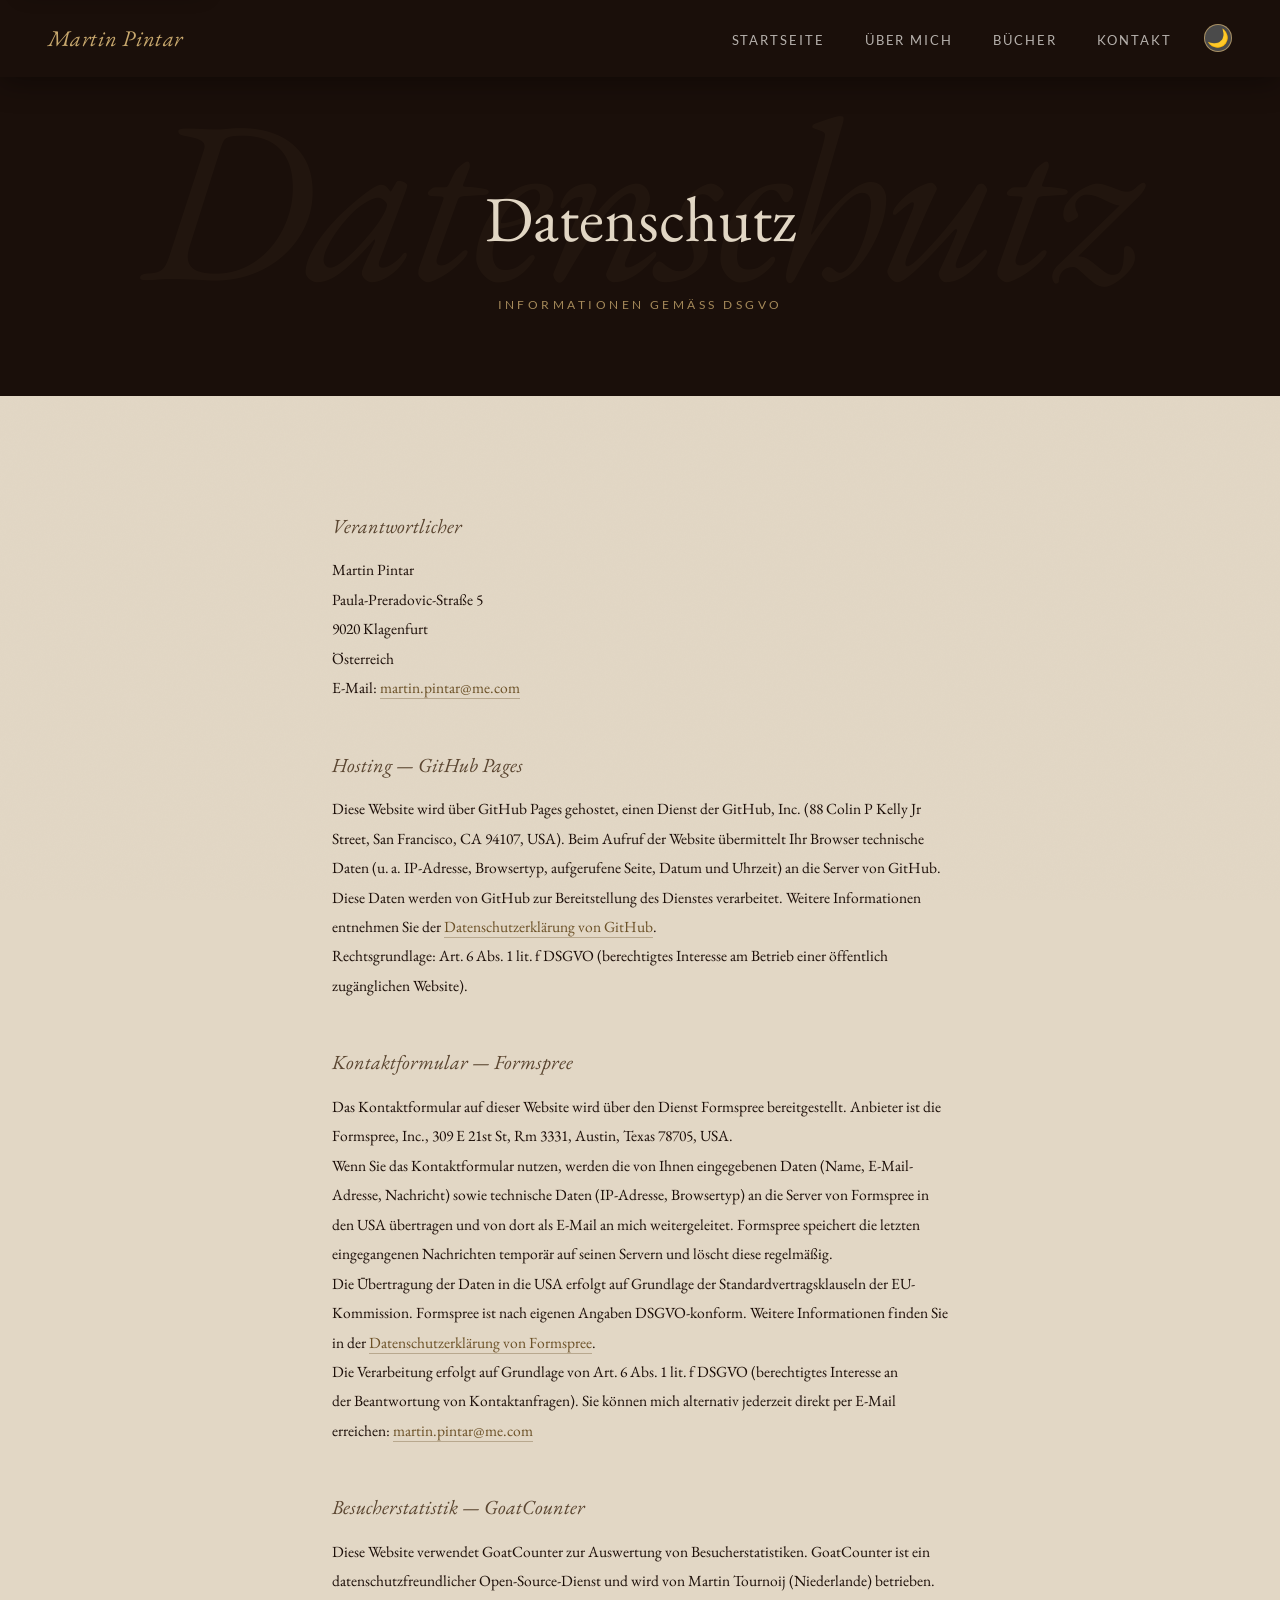
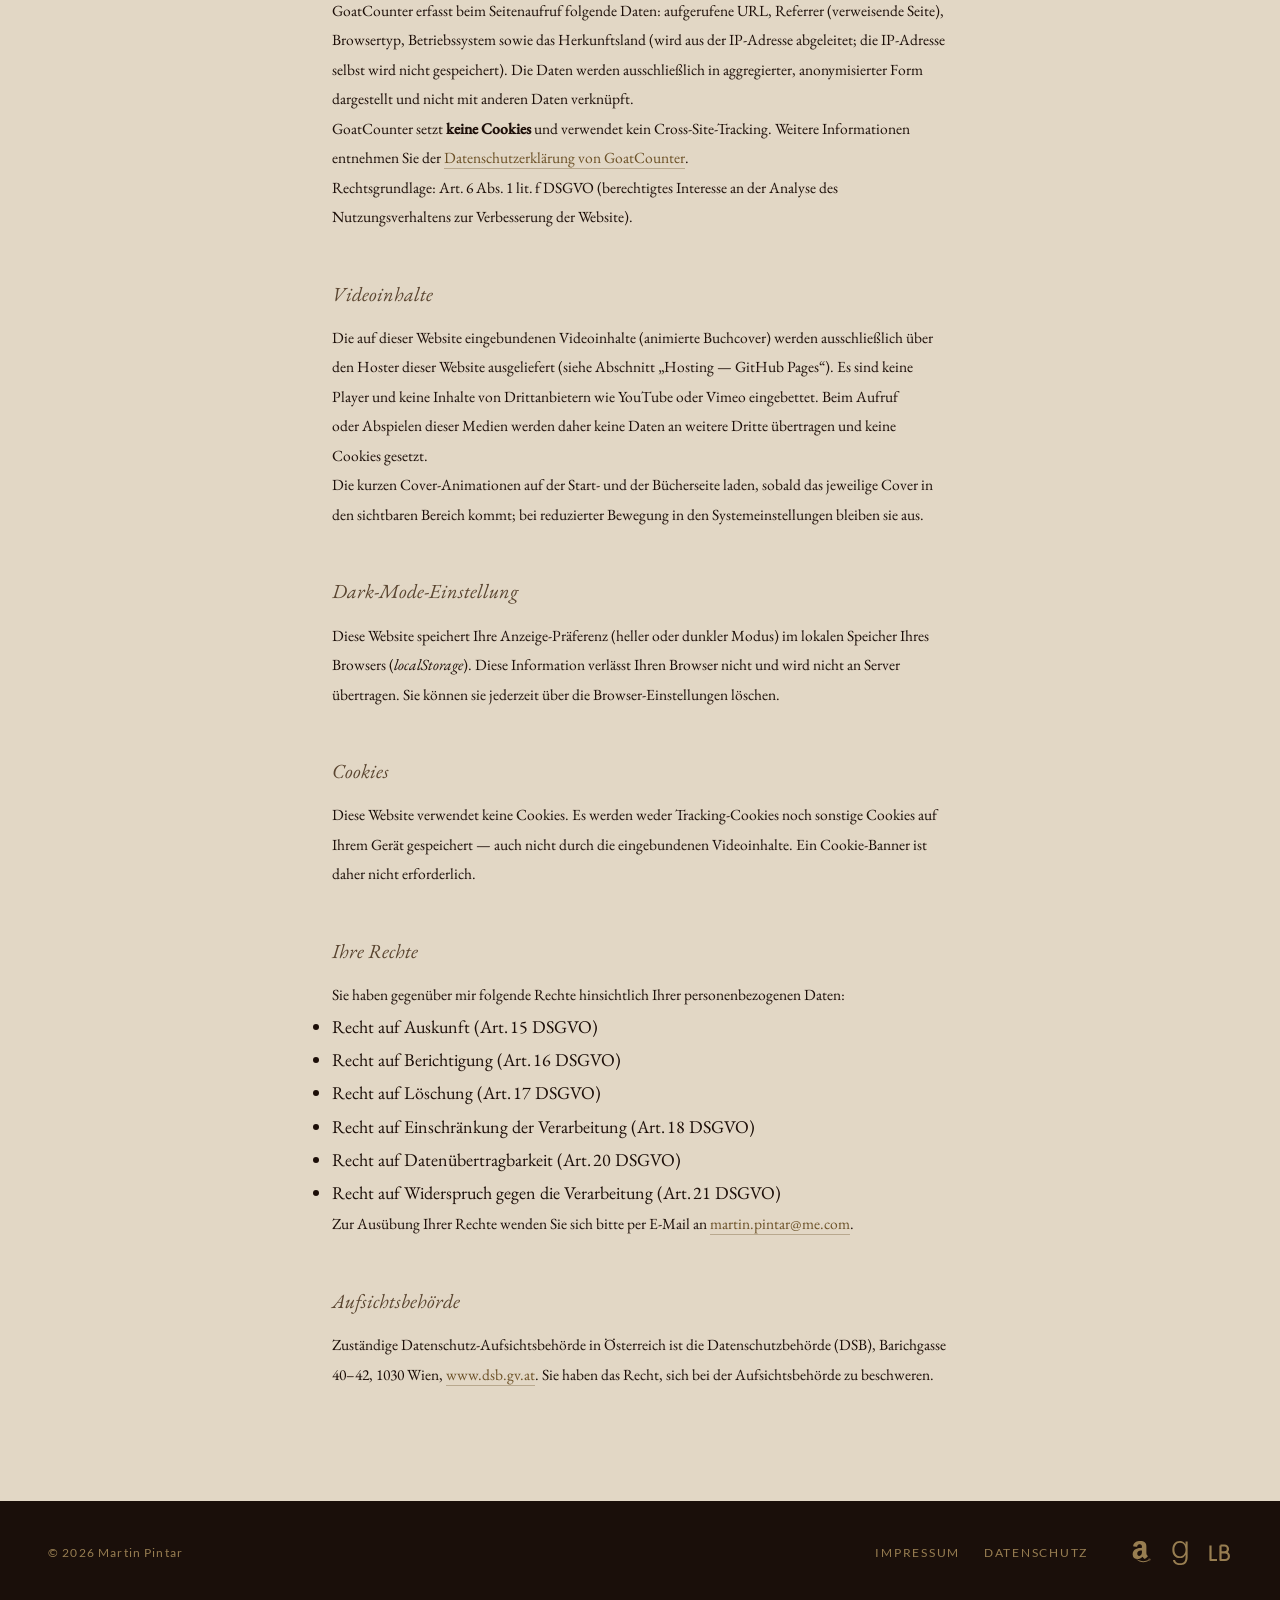
<file: datenschutz/index.html>
<!DOCTYPE html>
<html lang="de">
<head>
  <meta charset="UTF-8">
  <script>(function(){document.documentElement.classList.add('js');var t=null;try{t=localStorage.getItem('mp-theme');}catch(e){}if(!t)t=window.matchMedia('(prefers-color-scheme: dark)').matches?'dark':'light';document.documentElement.setAttribute('data-theme',t);})();</script>
  <meta name="viewport" content="width=device-width, initial-scale=1.0">
  <meta name="theme-color" content="#1A0F0A">
  <meta name="description" content="Datenschutzerklärung von martinpintar.at — Hosting (GitHub Pages), Kontaktformular (Formspree), Besucherstatistik (GoatCounter). Keine Cookies.">
  <title>Datenschutz — Martin Pintar</title>
  <link rel="canonical" href="https://martinpintar.at/datenschutz/">
  <link rel="preload" href="/assets/fonts/eb-garamond-latin.woff2" as="font" type="font/woff2" crossorigin>
  <link rel="preload" href="/assets/fonts/eb-garamond-italic-latin.woff2" as="font" type="font/woff2" crossorigin>
  <link rel="preload" href="/assets/fonts/lato-400-latin.woff2" as="font" type="font/woff2" crossorigin>
  <link rel="stylesheet" href="/css/style.css?v=202611101211">
  <link rel="icon" href="/favicon.ico" sizes="any">
  <link rel="icon" type="image/svg+xml" href="/assets/favicon.svg">
  <link rel="icon" type="image/png" sizes="32x32" href="/assets/favicon-32x32.png">
  <link rel="apple-touch-icon" href="/assets/apple-touch-icon.png">
</head>
<body>

  <a href="#main" class="skip-link">Zum Inhalt springen</a>

  <nav class="nav nav--always-dark" id="nav">
    <a href="/" class="nav__logo">Martin Pintar</a>
    <div class="nav__actions">
      <ul class="nav__links" role="list">
        <li><a href="/"      class="nav__link">Startseite</a></li>
        <li><a href="/ueber-mich/" class="nav__link">Über mich</a></li>
        <li><a href="/buecher/"    class="nav__link">Bücher</a></li>
        <li><a href="/kontakt/"    class="nav__link">Kontakt</a></li>
      </ul>
      <button class="nav__theme-toggle" id="theme-toggle" aria-label="Dunkler Modus"></button>
      <button class="nav__toggle" aria-label="Menü öffnen" aria-expanded="false">
        <span></span><span></span><span></span>
      </button>
    </div>
  </nav>

  <div class="page-hero" data-bg="Datenschutz">
    <h1 class="page-hero__title">Datenschutz</h1>
    <p class="page-hero__sub">Informationen gemäß DSGVO</p>
  </div>

  <main id="main">
    <div class="impressum-wrap">

      <h2>Verantwortlicher</h2>
      <p>
        Martin Pintar<br>
        Paula-Preradovic-Straße 5<br>
        9020 Klagenfurt<br>
        Österreich<br>
        E-Mail: <a href="mailto:martin.pintar@me.com">martin.pintar@me.com</a>
      </p>

      <h2>Hosting — GitHub Pages</h2>
      <p>
        Diese Website wird über GitHub Pages gehostet, einen Dienst der GitHub, Inc.
        (88 Colin P Kelly Jr Street, San Francisco, CA 94107, USA). Beim Aufruf der Website
        übermittelt Ihr Browser technische Daten (u.&thinsp;a. IP-Adresse, Browsertyp,
        aufgerufene Seite, Datum und Uhrzeit) an die Server von GitHub. Diese Daten werden
        von GitHub zur Bereitstellung des Dienstes verarbeitet. Weitere Informationen
        entnehmen Sie der
        <a href="https://docs.github.com/en/site-policy/privacy-policies/github-general-privacy-statement" target="_blank" rel="noopener noreferrer">Datenschutzerklärung von GitHub</a>.
      </p>
      <p>
        Rechtsgrundlage: Art.&thinsp;6 Abs.&thinsp;1 lit.&thinsp;f DSGVO
        (berechtigtes Interesse am Betrieb einer öffentlich zugänglichen Website).
      </p>

      <h2>Kontaktformular — Formspree</h2>
      <p>
        Das Kontaktformular auf dieser Website wird über den Dienst Formspree bereitgestellt.
        Anbieter ist die Formspree, Inc., 309 E 21st St, Rm 3331, Austin, Texas 78705, USA.
      </p>
      <p>
        Wenn Sie das Kontaktformular nutzen, werden die von Ihnen eingegebenen Daten
        (Name, E-Mail-Adresse, Nachricht) sowie technische Daten (IP-Adresse, Browsertyp)
        an die Server von Formspree in den USA übertragen und von dort als E-Mail
        an mich weitergeleitet. Formspree speichert die letzten eingegangenen Nachrichten
        temporär auf seinen Servern und löscht diese regelmäßig.
      </p>
      <p>
        Die Übertragung der Daten in die USA erfolgt auf Grundlage der
        Standardvertragsklauseln der EU-Kommission. Formspree ist nach eigenen Angaben
        DSGVO-konform. Weitere Informationen finden Sie in der
        <a href="https://formspree.io/legal/privacy-policy/" target="_blank" rel="noopener noreferrer">Datenschutzerklärung von Formspree</a>.
      </p>
      <p>
        Die Verarbeitung erfolgt auf Grundlage von Art.&thinsp;6 Abs.&thinsp;1 lit.&thinsp;f DSGVO
        (berechtigtes Interesse an der Beantwortung von Kontaktanfragen). Sie können mich
        alternativ jederzeit direkt per E-Mail erreichen:
        <a href="mailto:martin.pintar@me.com">martin.pintar@me.com</a>
      </p>

      <h2>Besucherstatistik — GoatCounter</h2>
      <p>
        Diese Website verwendet GoatCounter zur Auswertung von Besucherstatistiken.
        GoatCounter ist ein datenschutzfreundlicher Open-Source-Dienst und wird von
        Martin Tournoij (Niederlande) betrieben.
      </p>
      <p>
        GoatCounter erfasst beim Seitenaufruf folgende Daten: aufgerufene URL, Referrer
        (verweisende Seite), Browsertyp, Betriebssystem sowie das Herkunftsland
        (wird aus der IP-Adresse abgeleitet; die IP-Adresse selbst wird nicht gespeichert).
        Die Daten werden ausschließlich in aggregierter, anonymisierter Form dargestellt
        und nicht mit anderen Daten verknüpft.
      </p>
      <p>
        GoatCounter setzt <strong>keine Cookies</strong> und verwendet kein
        Cross-Site-Tracking. Weitere Informationen entnehmen Sie der
        <a href="https://www.goatcounter.com/help/privacy" target="_blank" rel="noopener noreferrer">Datenschutzerklärung von GoatCounter</a>.
      </p>
      <p>
        Rechtsgrundlage: Art.&thinsp;6 Abs.&thinsp;1 lit.&thinsp;f DSGVO
        (berechtigtes Interesse an der Analyse des Nutzungsverhaltens zur Verbesserung
        der Website).
      </p>

      <h2>Videoinhalte</h2>
      <p>
        Die auf dieser Website eingebundenen Videoinhalte (animierte Buchcover)
        werden ausschließlich über den
        Hoster dieser Website ausgeliefert (siehe Abschnitt „Hosting — GitHub Pages“).
        Es sind keine Player und keine Inhalte von Drittanbietern wie YouTube oder Vimeo
        eingebettet. Beim Aufruf oder Abspielen dieser Medien werden
        daher keine Daten an weitere Dritte übertragen und keine Cookies gesetzt.
      </p>
      <p>
        Die kurzen Cover-Animationen auf der Start- und der Bücherseite
        laden, sobald das jeweilige Cover in den sichtbaren Bereich kommt; bei
        reduzierter Bewegung in den Systemeinstellungen bleiben sie aus.
      </p>

      <h2>Dark-Mode-Einstellung</h2>
      <p>
        Diese Website speichert Ihre Anzeige-Präferenz (heller oder dunkler Modus) im
        lokalen Speicher Ihres Browsers (<em>localStorage</em>). Diese Information verlässt
        Ihren Browser nicht und wird nicht an Server übertragen. Sie können sie jederzeit
        über die Browser-Einstellungen löschen.
      </p>

      <h2>Cookies</h2>
      <p>
        Diese Website verwendet keine Cookies. Es werden weder Tracking-Cookies noch
        sonstige Cookies auf Ihrem Gerät gespeichert — auch nicht durch die eingebundenen
        Videoinhalte. Ein Cookie-Banner ist daher nicht erforderlich.
      </p>

      <h2>Ihre Rechte</h2>
      <p>Sie haben gegenüber mir folgende Rechte hinsichtlich Ihrer personenbezogenen Daten:</p>
      <ul>
        <li>Recht auf Auskunft (Art.&thinsp;15 DSGVO)</li>
        <li>Recht auf Berichtigung (Art.&thinsp;16 DSGVO)</li>
        <li>Recht auf Löschung (Art.&thinsp;17 DSGVO)</li>
        <li>Recht auf Einschränkung der Verarbeitung (Art.&thinsp;18 DSGVO)</li>
        <li>Recht auf Datenübertragbarkeit (Art.&thinsp;20 DSGVO)</li>
        <li>Recht auf Widerspruch gegen die Verarbeitung (Art.&thinsp;21 DSGVO)</li>
      </ul>
      <p>
        Zur Ausübung Ihrer Rechte wenden Sie sich bitte per E-Mail an
        <a href="mailto:martin.pintar@me.com">martin.pintar@me.com</a>.
      </p>

      <h2>Aufsichtsbehörde</h2>
      <p>
        Zuständige Datenschutz-Aufsichtsbehörde in Österreich ist die
        Datenschutzbehörde (DSB), Barichgasse 40–42, 1030 Wien,
        <a href="https://www.dsb.gv.at" target="_blank" rel="noopener noreferrer">www.dsb.gv.at</a>.
        Sie haben das Recht, sich bei der Aufsichtsbehörde zu beschweren.
      </p>

    </div>
  </main>

  <footer class="footer">
    <span class="footer__copy">© 2026 Martin Pintar</span>
    <div class="footer__links-group">
      <a href="/impressum/" class="footer__link">Impressum</a>
      <a href="/datenschutz/" class="footer__link">Datenschutz</a>
      <span class="footer__icons">
        <a href="https://www.amazon.de/stores/Martin-Pintar/author/B0GZ8LCJNZ" class="footer__link footer__amazon-link" aria-label="Autorenseite auf Amazon" target="_blank" rel="noopener noreferrer">
          <svg xmlns="http://www.w3.org/2000/svg" viewBox="0 0 24 24" width="24" height="24" fill="currentColor" aria-hidden="true"><path fill-rule="evenodd" d="M13.958 10.09c0 1.232.029 2.256-.591 3.351-.502.891-1.301 1.438-2.186 1.438-1.214 0-1.922-.924-1.922-2.292 0-2.692 2.415-3.182 4.699-3.182v.685zm3.186 7.705c-.209.189-.512.201-.745.074-1.047-.872-1.234-1.276-1.814-2.106-1.734 1.769-2.962 2.297-5.209 2.297-2.66 0-4.731-1.641-4.731-4.925 0-2.565 1.391-4.309 3.37-5.164 1.715-.754 4.11-.891 5.942-1.099v-.41c0-.753.058-1.642-.383-2.294-.384-.579-1.124-.818-1.774-.818-1.206 0-2.284.618-2.548 1.899-.054.285-.261.567-.549.582l-3.061-.333c-.259-.056-.548-.266-.472-.661.704-3.716 4.06-4.838 7.066-4.838 1.537 0 3.546.41 4.758 1.574 1.537 1.436 1.39 3.352 1.39 5.438v4.923c0 1.481.616 2.13 1.195 2.932.204.287.249.63-.01.839-.647.541-1.794 1.537-2.425 2.097l-.001-.007zM20.945 19.44c-1.513 1.113-3.709 1.705-5.604 1.705-2.65 0-5.036-.978-6.838-2.608-.142-.128-.015-.303.155-.203 1.945 1.132 4.349 1.812 6.832 1.812 1.675 0 3.516-.348 5.212-1.066.256-.108.471.168.243.36zM21.747 18.527c-.195-.249-1.286-.118-1.777-.059-.149.018-.172-.112-.037-.206.871-.613 2.298-.436 2.466-.231.168.207-.044 1.638-.861 2.321-.125.106-.245.05-.19-.089.184-.458.596-1.486.399-1.736z"/></svg>
        </a>
        <a href="https://www.goodreads.com/author/show/70007332.Martin_Pintar" class="footer__link footer__goodreads-link" aria-label="Autorenprofil auf Goodreads" target="_blank" rel="noopener noreferrer">
          <svg xmlns="http://www.w3.org/2000/svg" viewBox="0 0 24 24" width="24" height="24" fill="currentColor" aria-hidden="true"><path d="M11.43 23.995c-3.608-.208-6.274-2.077-6.448-5.078.695.007 1.375-.013 2.07-.006.224 1.342 1.065 2.43 2.683 3.026 1.583.496 3.737.46 5.082-.174 1.351-.636 2.145-1.822 2.503-3.577.212-1.042.236-1.734.231-2.92l-.005-1.631h-.059c-1.245 2.564-3.315 3.53-5.59 3.475-5.74-.054-7.68-4.534-7.528-8.606.01-5.241 3.22-8.537 7.557-8.495 2.354-.14 4.605 1.362 5.554 3.37l.059.002.002-2.918 2.099.004-.002 15.717c-.193 7.04-4.376 7.89-8.209 7.811zm6.1-15.633c-.096-3.26-1.601-6.62-5.503-6.645-3.954-.017-5.625 3.592-5.604 6.85-.013 3.439 1.643 6.305 4.703 6.762 4.532.591 6.551-3.411 6.404-6.967z"/></svg>
        </a>
        <a href="https://www.lovelybooks.de/autor/Martin-Pintar/" class="footer__link footer__lovelybooks-link" aria-label="Autorenprofil auf LovelyBooks" target="_blank" rel="noopener noreferrer">
          <svg xmlns="http://www.w3.org/2000/svg" viewBox="0 0 24 24" width="24" height="24" fill="none" stroke="currentColor" stroke-width="2.2" stroke-linejoin="round" aria-hidden="true"><path d="M2.5 4.5v14.5h6.5"/><path d="M12.5 4.5h4a3.2 3.2 0 0 1 0 6.9h-4M12.5 4.5V19h4.6a3.8 3.8 0 0 0 0-7.6"/></svg>
        </a>
      </span>
    </div>
  </footer>

  <script src="/js/main.js?v=202611101211" onerror="document.documentElement.classList.remove('js')"></script>
  <script data-goatcounter="https://coolp315.goatcounter.com/count"
          async src="//gc.zgo.at/count.js"></script>
</body>
</html>
</file>
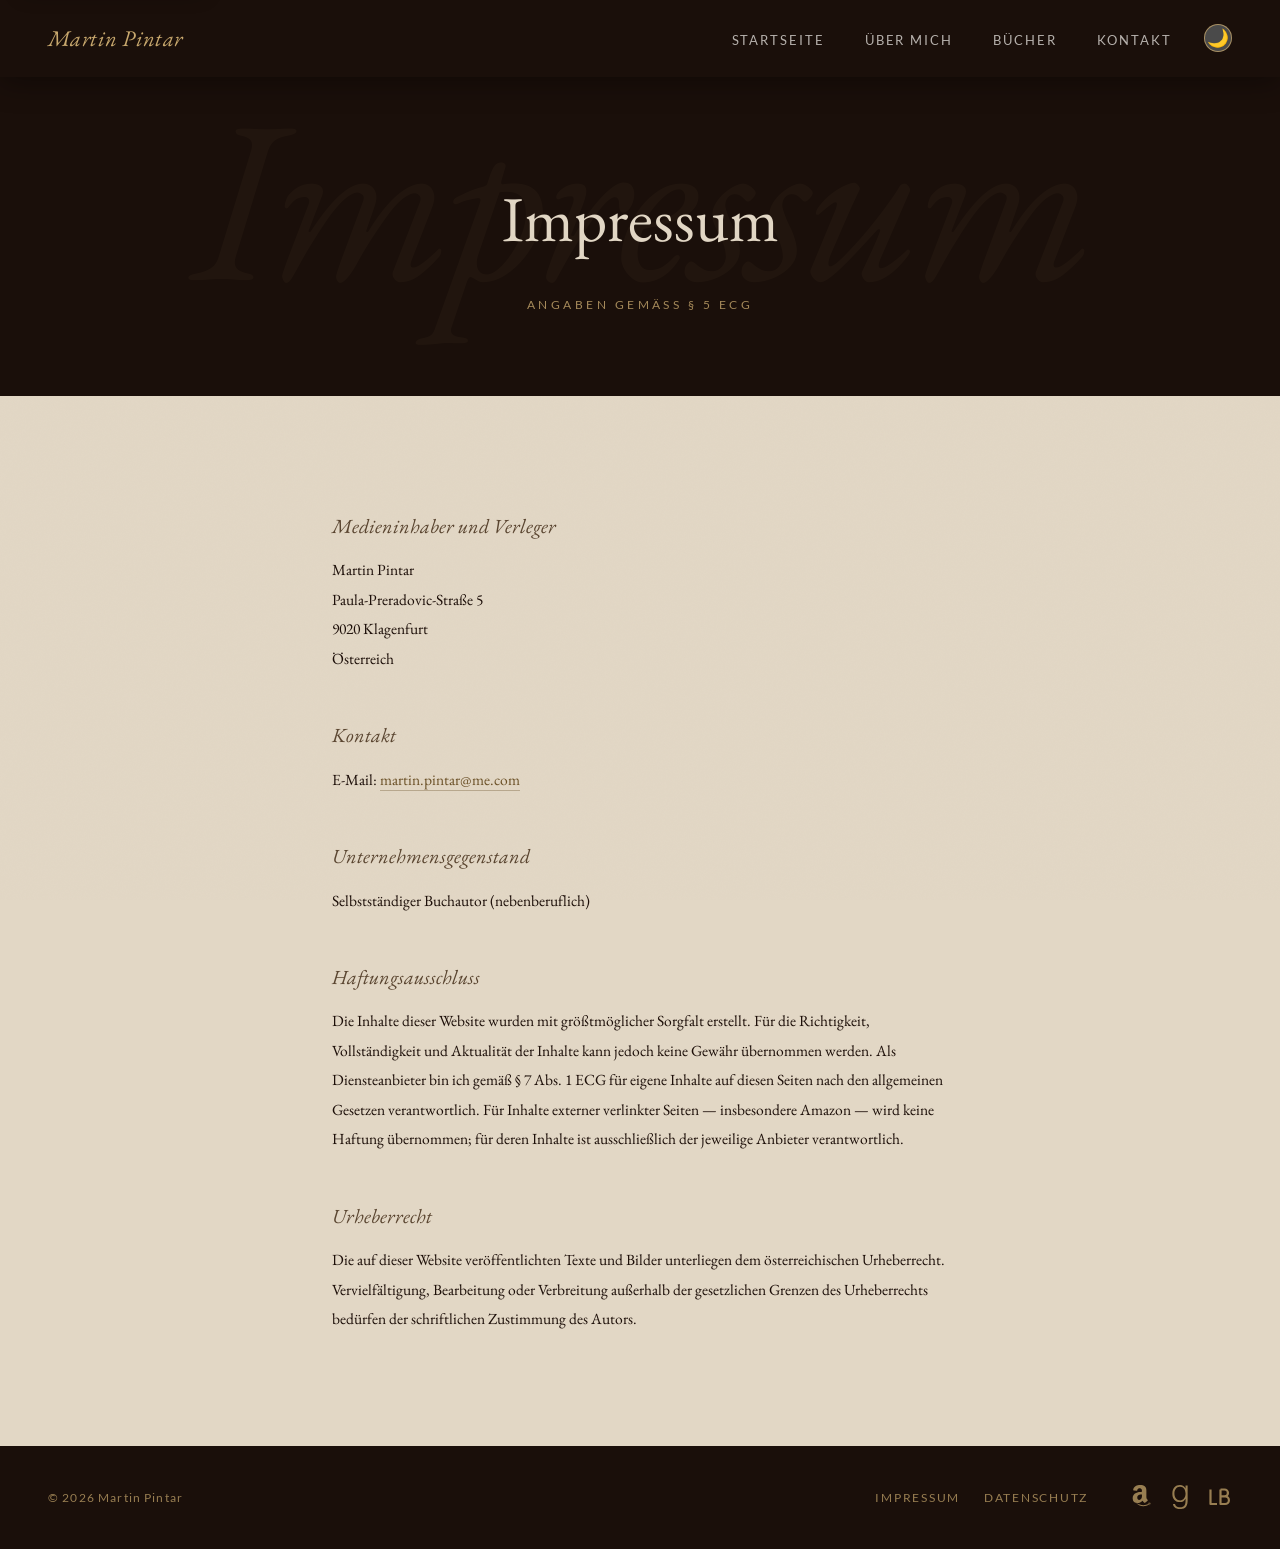
<file: impressum/index.html>
<!DOCTYPE html>
<html lang="de">
<head>
  <meta charset="UTF-8">
  <script>(function(){document.documentElement.classList.add('js');var t=null;try{t=localStorage.getItem('mp-theme');}catch(e){}if(!t)t=window.matchMedia('(prefers-color-scheme: dark)').matches?'dark':'light';document.documentElement.setAttribute('data-theme',t);})();</script>
  <meta name="viewport" content="width=device-width, initial-scale=1.0">
  <meta name="theme-color" content="#1A0F0A">
  <meta name="description" content="Impressum gemäß § 5 ECG — Martin Pintar, Buchautor, 9020 Klagenfurt, Österreich.">
  <title>Impressum — Martin Pintar</title>
  <link rel="canonical" href="https://martinpintar.at/impressum/">
  <link rel="preload" href="/assets/fonts/eb-garamond-latin.woff2" as="font" type="font/woff2" crossorigin>
  <link rel="preload" href="/assets/fonts/eb-garamond-italic-latin.woff2" as="font" type="font/woff2" crossorigin>
  <link rel="preload" href="/assets/fonts/lato-400-latin.woff2" as="font" type="font/woff2" crossorigin>
  <link rel="stylesheet" href="/css/style.css?v=202611101211">
  <link rel="icon" href="/favicon.ico" sizes="any">
  <link rel="icon" type="image/svg+xml" href="/assets/favicon.svg">
  <link rel="icon" type="image/png" sizes="32x32" href="/assets/favicon-32x32.png">
  <link rel="apple-touch-icon" href="/assets/apple-touch-icon.png">
</head>
<body>

  <a href="#main" class="skip-link">Zum Inhalt springen</a>

  <nav class="nav nav--always-dark" id="nav">
    <a href="/" class="nav__logo">Martin Pintar</a>
    <div class="nav__actions">
      <ul class="nav__links" role="list">
        <li><a href="/"      class="nav__link">Startseite</a></li>
        <li><a href="/ueber-mich/" class="nav__link">Über mich</a></li>
        <li><a href="/buecher/"    class="nav__link">Bücher</a></li>
        <li><a href="/kontakt/"    class="nav__link">Kontakt</a></li>
      </ul>
      <button class="nav__theme-toggle" id="theme-toggle" aria-label="Dunkler Modus"></button>
      <button class="nav__toggle" aria-label="Menü öffnen" aria-expanded="false">
        <span></span><span></span><span></span>
      </button>
    </div>
  </nav>

  <div class="page-hero" data-bg="Impressum">
    <h1 class="page-hero__title">Impressum</h1>
    <p class="page-hero__sub">Angaben gemäß § 5 ECG</p>
  </div>

  <main id="main">
    <div class="impressum-wrap">

      <h2>Medieninhaber und Verleger</h2>
      <p>
        Martin Pintar<br>
        Paula-Preradovic-Straße 5<br>
        9020 Klagenfurt<br>
        Österreich
      </p>

      <h2>Kontakt</h2>
      <p>E-Mail: <a href="mailto:martin.pintar@me.com">martin.pintar@me.com</a></p>

      <h2>Unternehmensgegenstand</h2>
      <p>Selbstständiger Buchautor (nebenberuflich)</p>

      <h2>Haftungsausschluss</h2>
      <p>
        Die Inhalte dieser Website wurden mit größtmöglicher Sorgfalt erstellt.
        Für die Richtigkeit, Vollständigkeit und Aktualität der Inhalte kann
        jedoch keine Gewähr übernommen werden. Als Diensteanbieter bin ich gemäß
        § 7 Abs. 1 ECG für eigene Inhalte auf diesen Seiten nach den allgemeinen
        Gesetzen verantwortlich. Für Inhalte externer verlinkter Seiten —
        insbesondere Amazon — wird keine Haftung übernommen; für deren Inhalte
        ist ausschließlich der jeweilige Anbieter verantwortlich.
      </p>

      <h2>Urheberrecht</h2>
      <p>
        Die auf dieser Website veröffentlichten Texte und Bilder unterliegen dem
        österreichischen Urheberrecht. Vervielfältigung, Bearbeitung oder
        Verbreitung außerhalb der gesetzlichen Grenzen des Urheberrechts bedürfen
        der schriftlichen Zustimmung des Autors.
      </p>

    </div>
  </main>

  <footer class="footer">
    <span class="footer__copy">© 2026 Martin Pintar</span>
    <div class="footer__links-group">
      <a href="/impressum/" class="footer__link">Impressum</a>
      <a href="/datenschutz/" class="footer__link">Datenschutz</a>
      <span class="footer__icons">
        <a href="https://www.amazon.de/stores/Martin-Pintar/author/B0GZ8LCJNZ" class="footer__link footer__amazon-link" aria-label="Autorenseite auf Amazon" target="_blank" rel="noopener noreferrer">
          <svg xmlns="http://www.w3.org/2000/svg" viewBox="0 0 24 24" width="24" height="24" fill="currentColor" aria-hidden="true"><path fill-rule="evenodd" d="M13.958 10.09c0 1.232.029 2.256-.591 3.351-.502.891-1.301 1.438-2.186 1.438-1.214 0-1.922-.924-1.922-2.292 0-2.692 2.415-3.182 4.699-3.182v.685zm3.186 7.705c-.209.189-.512.201-.745.074-1.047-.872-1.234-1.276-1.814-2.106-1.734 1.769-2.962 2.297-5.209 2.297-2.66 0-4.731-1.641-4.731-4.925 0-2.565 1.391-4.309 3.37-5.164 1.715-.754 4.11-.891 5.942-1.099v-.41c0-.753.058-1.642-.383-2.294-.384-.579-1.124-.818-1.774-.818-1.206 0-2.284.618-2.548 1.899-.054.285-.261.567-.549.582l-3.061-.333c-.259-.056-.548-.266-.472-.661.704-3.716 4.06-4.838 7.066-4.838 1.537 0 3.546.41 4.758 1.574 1.537 1.436 1.39 3.352 1.39 5.438v4.923c0 1.481.616 2.13 1.195 2.932.204.287.249.63-.01.839-.647.541-1.794 1.537-2.425 2.097l-.001-.007zM20.945 19.44c-1.513 1.113-3.709 1.705-5.604 1.705-2.65 0-5.036-.978-6.838-2.608-.142-.128-.015-.303.155-.203 1.945 1.132 4.349 1.812 6.832 1.812 1.675 0 3.516-.348 5.212-1.066.256-.108.471.168.243.36zM21.747 18.527c-.195-.249-1.286-.118-1.777-.059-.149.018-.172-.112-.037-.206.871-.613 2.298-.436 2.466-.231.168.207-.044 1.638-.861 2.321-.125.106-.245.05-.19-.089.184-.458.596-1.486.399-1.736z"/></svg>
        </a>
        <a href="https://www.goodreads.com/author/show/70007332.Martin_Pintar" class="footer__link footer__goodreads-link" aria-label="Autorenprofil auf Goodreads" target="_blank" rel="noopener noreferrer">
          <svg xmlns="http://www.w3.org/2000/svg" viewBox="0 0 24 24" width="24" height="24" fill="currentColor" aria-hidden="true"><path d="M11.43 23.995c-3.608-.208-6.274-2.077-6.448-5.078.695.007 1.375-.013 2.07-.006.224 1.342 1.065 2.43 2.683 3.026 1.583.496 3.737.46 5.082-.174 1.351-.636 2.145-1.822 2.503-3.577.212-1.042.236-1.734.231-2.92l-.005-1.631h-.059c-1.245 2.564-3.315 3.53-5.59 3.475-5.74-.054-7.68-4.534-7.528-8.606.01-5.241 3.22-8.537 7.557-8.495 2.354-.14 4.605 1.362 5.554 3.37l.059.002.002-2.918 2.099.004-.002 15.717c-.193 7.04-4.376 7.89-8.209 7.811zm6.1-15.633c-.096-3.26-1.601-6.62-5.503-6.645-3.954-.017-5.625 3.592-5.604 6.85-.013 3.439 1.643 6.305 4.703 6.762 4.532.591 6.551-3.411 6.404-6.967z"/></svg>
        </a>
        <a href="https://www.lovelybooks.de/autor/Martin-Pintar/" class="footer__link footer__lovelybooks-link" aria-label="Autorenprofil auf LovelyBooks" target="_blank" rel="noopener noreferrer">
          <svg xmlns="http://www.w3.org/2000/svg" viewBox="0 0 24 24" width="24" height="24" fill="none" stroke="currentColor" stroke-width="2.2" stroke-linejoin="round" aria-hidden="true"><path d="M2.5 4.5v14.5h6.5"/><path d="M12.5 4.5h4a3.2 3.2 0 0 1 0 6.9h-4M12.5 4.5V19h4.6a3.8 3.8 0 0 0 0-7.6"/></svg>
        </a>
      </span>
    </div>
  </footer>

  <script src="/js/main.js?v=202611101211" onerror="document.documentElement.classList.remove('js')"></script>
  <script data-goatcounter="https://coolp315.goatcounter.com/count"
          async src="//gc.zgo.at/count.js"></script>
</body>
</html>
</file>
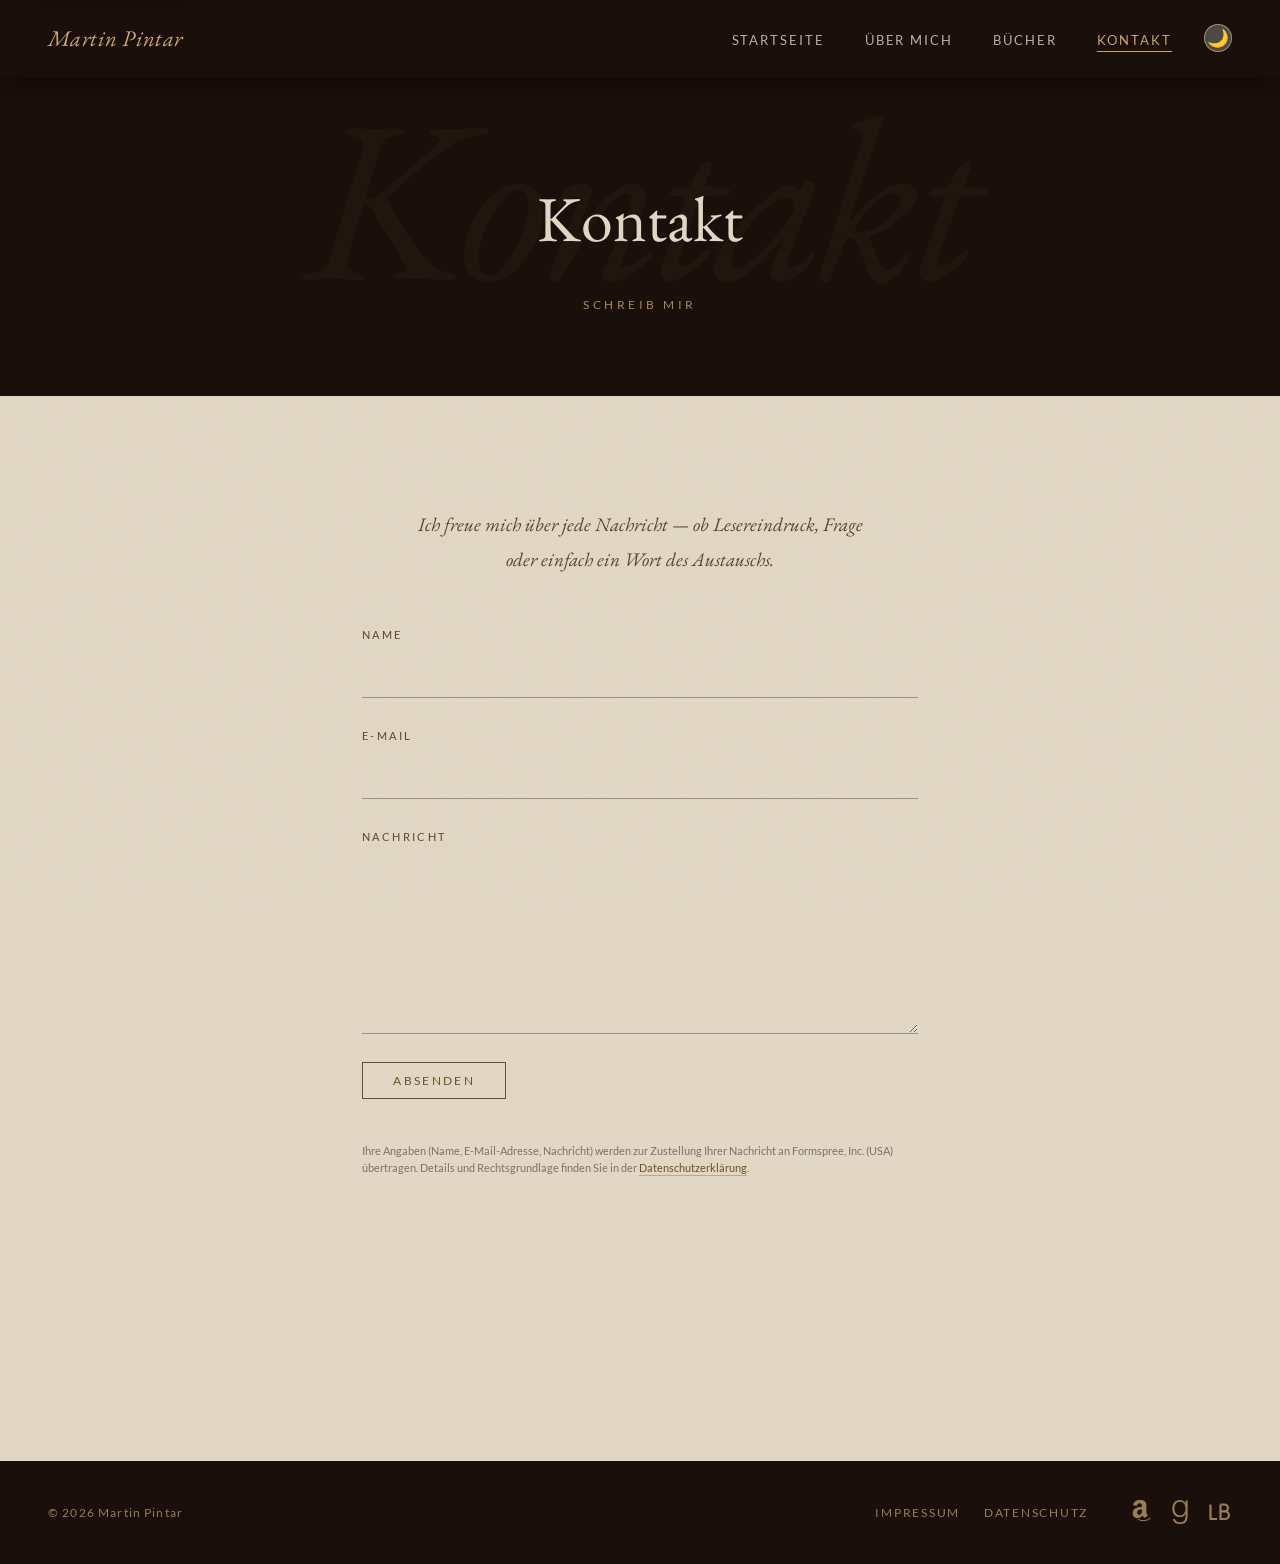
<file: kontakt/index.html>
<!DOCTYPE html>
<html lang="de">
<head>
  <meta charset="UTF-8">
  <script>(function(){document.documentElement.classList.add('js');var t=null;try{t=localStorage.getItem('mp-theme');}catch(e){}if(!t)t=window.matchMedia('(prefers-color-scheme: dark)').matches?'dark':'light';document.documentElement.setAttribute('data-theme',t);})();</script>
  <meta name="viewport" content="width=device-width, initial-scale=1.0">
  <meta name="theme-color" content="#1A0F0A">
  <meta name="description" content="Schreiben Sie Martin Pintar — Buchautor. Lesereindruck, Frage oder einfach ein Wort des Austauschs.">
  <title>Kontakt — Martin Pintar</title>
  <link rel="canonical" href="https://martinpintar.at/kontakt/">
  <meta property="og:type" content="website">
  <meta property="og:locale" content="de_AT">
  <meta property="og:url" content="https://martinpintar.at/kontakt/">
  <meta property="og:title" content="Kontakt — Martin Pintar">
  <meta property="og:description" content="Schreiben Sie Martin Pintar — Buchautor.">
  <meta property="og:image" content="https://martinpintar.at/assets/images/og-image-2026-10.jpg">
  <meta property="og:image:width" content="1200">
  <meta property="og:image:height" content="630">
  <meta property="og:image:alt" content="Die Buchcover von „Ein Herbstblatt im Wind“ und „Der Wind erinnert sich“ neben dem Schriftzug Martin Pintar">
  <meta property="og:site_name" content="Martin Pintar">
  <meta name="twitter:card" content="summary_large_image">
  <meta name="twitter:title" content="Kontakt — Martin Pintar">
  <meta name="twitter:description" content="Schreiben Sie Martin Pintar — Buchautor.">
  <meta name="twitter:image" content="https://martinpintar.at/assets/images/og-image-2026-10.jpg">
  <meta name="twitter:image:alt" content="Die Buchcover von „Ein Herbstblatt im Wind“ und „Der Wind erinnert sich“ neben dem Schriftzug Martin Pintar">
  <link rel="preload" href="/assets/fonts/eb-garamond-latin.woff2" as="font" type="font/woff2" crossorigin>
  <link rel="preload" href="/assets/fonts/eb-garamond-italic-latin.woff2" as="font" type="font/woff2" crossorigin>
  <link rel="preload" href="/assets/fonts/lato-400-latin.woff2" as="font" type="font/woff2" crossorigin>
  <link rel="stylesheet" href="/css/style.css?v=202611101211">
  <link rel="icon" href="/favicon.ico" sizes="any">
  <link rel="icon" type="image/svg+xml" href="/assets/favicon.svg">
  <link rel="icon" type="image/png" sizes="32x32" href="/assets/favicon-32x32.png">
  <link rel="apple-touch-icon" href="/assets/apple-touch-icon.png">
</head>
<body>

  <a href="#main" class="skip-link">Zum Inhalt springen</a>

  <nav class="nav nav--always-dark" id="nav">
    <a href="/" class="nav__logo">Martin Pintar</a>
    <div class="nav__actions">
      <ul class="nav__links" role="list">
        <li><a href="/"      class="nav__link">Startseite</a></li>
        <li><a href="/ueber-mich/" class="nav__link">Über mich</a></li>
        <li><a href="/buecher/"    class="nav__link">Bücher</a></li>
        <li><a href="/kontakt/"    class="nav__link">Kontakt</a></li>
      </ul>
      <button class="nav__theme-toggle" id="theme-toggle" aria-label="Dunkler Modus"></button>
      <button class="nav__toggle" aria-label="Menü öffnen" aria-expanded="false">
        <span></span><span></span><span></span>
      </button>
    </div>
  </nav>

  <div class="page-hero" data-bg="Kontakt">
    <h1 class="page-hero__title">Kontakt</h1>
    <p class="page-hero__sub">Schreib mir</p>
  </div>

  <main id="main">
    <div class="contact-wrap">

      <p class="contact-intro fade-in">
        Ich freue mich über jede Nachricht — ob Lesereindruck, Frage<br>
        oder einfach ein Wort des Austauschs.
      </p>

      <form class="form fade-in" action="https://formspree.io/f/mnjradvr" method="POST">
        <input type="hidden" name="_subject" value="Nachricht über martinpintar.at">

        <div class="hp-field" aria-hidden="true">
          <label for="_gotcha">Bitte dieses Feld leer lassen</label>
          <input type="text" id="_gotcha" name="_gotcha" tabindex="-1" autocomplete="off">
        </div>

        <div class="form-group">
          <label class="form-label" for="name">Name</label>
          <input class="form-input" type="text" id="name" name="name" autocomplete="name" required>
        </div>

        <div class="form-group">
          <label class="form-label" for="email">E-Mail</label>
          <input class="form-input" type="email" id="email" name="email" autocomplete="email" required>
        </div>

        <div class="form-group">
          <label class="form-label" for="message">Nachricht</label>
          <textarea class="form-textarea" id="message" name="message" rows="6" required></textarea>
        </div>

        <div>
          <button type="submit" class="btn">Absenden</button>
        </div>

        <p class="form-privacy">
          Ihre Angaben (Name, E-Mail-Adresse, Nachricht) werden zur Zustellung Ihrer
          Nachricht an Formspree, Inc. (USA) übertragen. Details und Rechtsgrundlage
          finden Sie in der <a href="/datenschutz/">Datenschutzerklärung</a>.
        </p>
      </form>

      <div class="contact-email fade-in">
        <p class="contact-email__or">Oder direkt per E-Mail</p>
        <a href="mailto:martin.pintar@me.com" class="contact-email__link">martin.pintar@me.com</a>
      </div>

    </div>
  </main>

  <footer class="footer">
    <span class="footer__copy">© 2026 Martin Pintar</span>
    <div class="footer__links-group">
      <a href="/impressum/" class="footer__link">Impressum</a>
      <a href="/datenschutz/" class="footer__link">Datenschutz</a>
      <span class="footer__icons">
        <a href="https://www.amazon.de/stores/Martin-Pintar/author/B0GZ8LCJNZ" class="footer__link footer__amazon-link" aria-label="Autorenseite auf Amazon" target="_blank" rel="noopener noreferrer">
          <svg xmlns="http://www.w3.org/2000/svg" viewBox="0 0 24 24" width="24" height="24" fill="currentColor" aria-hidden="true"><path fill-rule="evenodd" d="M13.958 10.09c0 1.232.029 2.256-.591 3.351-.502.891-1.301 1.438-2.186 1.438-1.214 0-1.922-.924-1.922-2.292 0-2.692 2.415-3.182 4.699-3.182v.685zm3.186 7.705c-.209.189-.512.201-.745.074-1.047-.872-1.234-1.276-1.814-2.106-1.734 1.769-2.962 2.297-5.209 2.297-2.66 0-4.731-1.641-4.731-4.925 0-2.565 1.391-4.309 3.37-5.164 1.715-.754 4.11-.891 5.942-1.099v-.41c0-.753.058-1.642-.383-2.294-.384-.579-1.124-.818-1.774-.818-1.206 0-2.284.618-2.548 1.899-.054.285-.261.567-.549.582l-3.061-.333c-.259-.056-.548-.266-.472-.661.704-3.716 4.06-4.838 7.066-4.838 1.537 0 3.546.41 4.758 1.574 1.537 1.436 1.39 3.352 1.39 5.438v4.923c0 1.481.616 2.13 1.195 2.932.204.287.249.63-.01.839-.647.541-1.794 1.537-2.425 2.097l-.001-.007zM20.945 19.44c-1.513 1.113-3.709 1.705-5.604 1.705-2.65 0-5.036-.978-6.838-2.608-.142-.128-.015-.303.155-.203 1.945 1.132 4.349 1.812 6.832 1.812 1.675 0 3.516-.348 5.212-1.066.256-.108.471.168.243.36zM21.747 18.527c-.195-.249-1.286-.118-1.777-.059-.149.018-.172-.112-.037-.206.871-.613 2.298-.436 2.466-.231.168.207-.044 1.638-.861 2.321-.125.106-.245.05-.19-.089.184-.458.596-1.486.399-1.736z"/></svg>
        </a>
        <a href="https://www.goodreads.com/author/show/70007332.Martin_Pintar" class="footer__link footer__goodreads-link" aria-label="Autorenprofil auf Goodreads" target="_blank" rel="noopener noreferrer">
          <svg xmlns="http://www.w3.org/2000/svg" viewBox="0 0 24 24" width="24" height="24" fill="currentColor" aria-hidden="true"><path d="M11.43 23.995c-3.608-.208-6.274-2.077-6.448-5.078.695.007 1.375-.013 2.07-.006.224 1.342 1.065 2.43 2.683 3.026 1.583.496 3.737.46 5.082-.174 1.351-.636 2.145-1.822 2.503-3.577.212-1.042.236-1.734.231-2.92l-.005-1.631h-.059c-1.245 2.564-3.315 3.53-5.59 3.475-5.74-.054-7.68-4.534-7.528-8.606.01-5.241 3.22-8.537 7.557-8.495 2.354-.14 4.605 1.362 5.554 3.37l.059.002.002-2.918 2.099.004-.002 15.717c-.193 7.04-4.376 7.89-8.209 7.811zm6.1-15.633c-.096-3.26-1.601-6.62-5.503-6.645-3.954-.017-5.625 3.592-5.604 6.85-.013 3.439 1.643 6.305 4.703 6.762 4.532.591 6.551-3.411 6.404-6.967z"/></svg>
        </a>
        <a href="https://www.lovelybooks.de/autor/Martin-Pintar/" class="footer__link footer__lovelybooks-link" aria-label="Autorenprofil auf LovelyBooks" target="_blank" rel="noopener noreferrer">
          <svg xmlns="http://www.w3.org/2000/svg" viewBox="0 0 24 24" width="24" height="24" fill="none" stroke="currentColor" stroke-width="2.2" stroke-linejoin="round" aria-hidden="true"><path d="M2.5 4.5v14.5h6.5"/><path d="M12.5 4.5h4a3.2 3.2 0 0 1 0 6.9h-4M12.5 4.5V19h4.6a3.8 3.8 0 0 0 0-7.6"/></svg>
        </a>
      </span>
    </div>
  </footer>

  <script src="/js/main.js?v=202611101211" onerror="document.documentElement.classList.remove('js')"></script>
  <script data-goatcounter="https://coolp315.goatcounter.com/count"
          async src="//gc.zgo.at/count.js"></script>
</body>
</html>
</file>
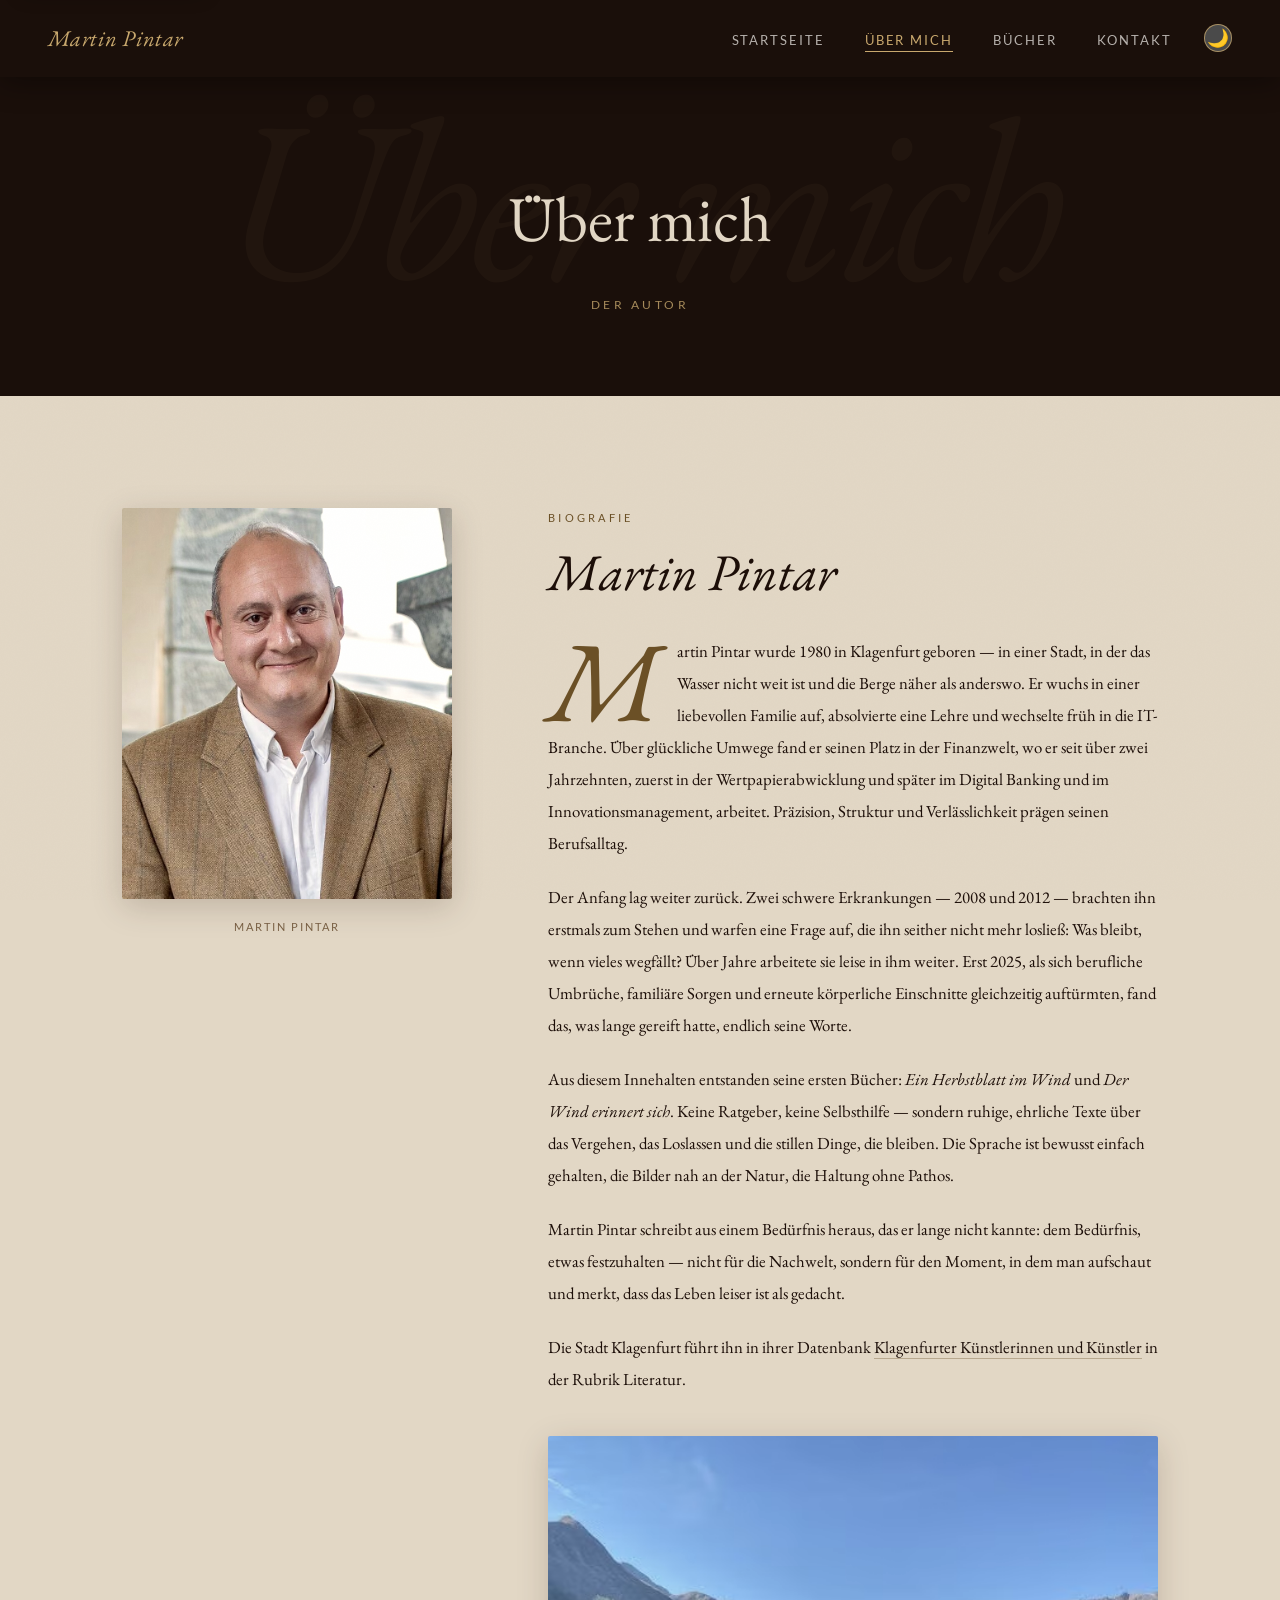
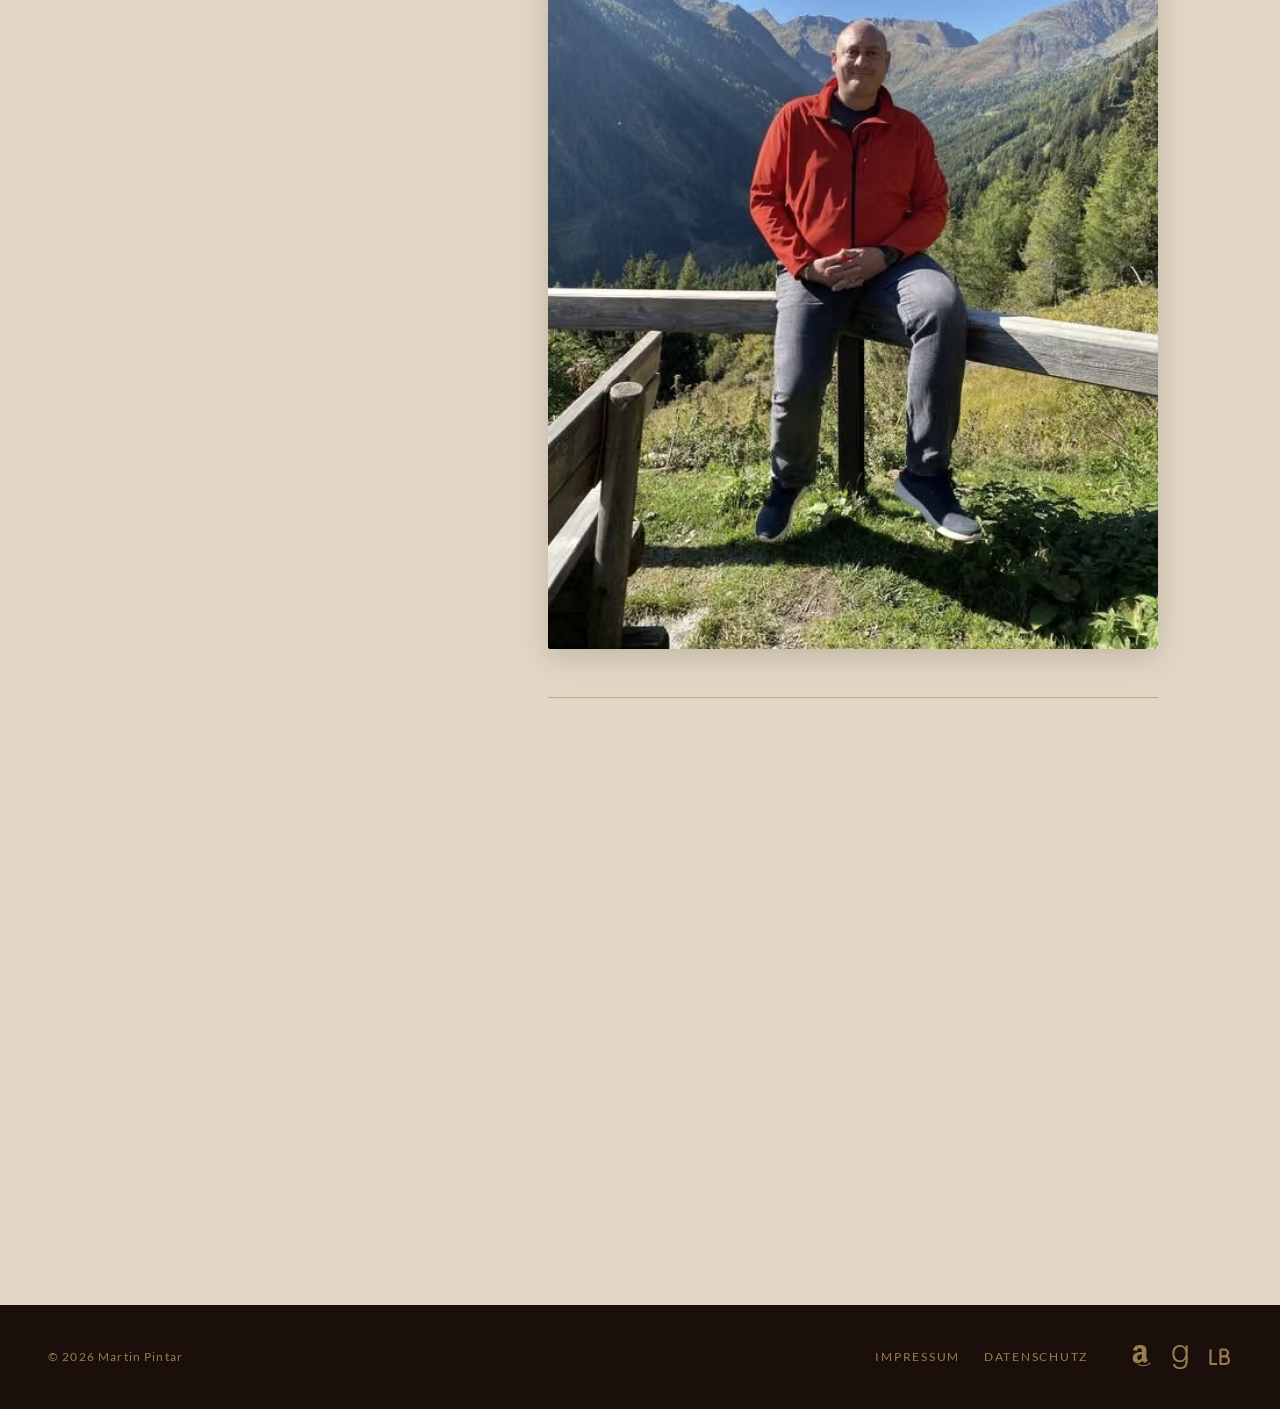
<file: ueber-mich/index.html>
<!DOCTYPE html>
<html lang="de">
<head>
  <meta charset="UTF-8">
  <script>(function(){document.documentElement.classList.add('js');var t=null;try{t=localStorage.getItem('mp-theme');}catch(e){}if(!t)t=window.matchMedia('(prefers-color-scheme: dark)').matches?'dark':'light';document.documentElement.setAttribute('data-theme',t);})();</script>
  <meta name="viewport" content="width=device-width, initial-scale=1.0">
  <meta name="theme-color" content="#1A0F0A">
  <meta name="description" content="Martin Pintar, geboren 1980 in Klagenfurt, schreibt poetische Prosa über das Vergehen, das Loslassen und die stillen Dinge, die bleiben.">
  <title>Über mich — Martin Pintar</title>
  <link rel="canonical" href="https://martinpintar.at/ueber-mich/">
  <meta property="og:type" content="profile">
  <meta property="profile:first_name" content="Martin">
  <meta property="profile:last_name" content="Pintar">
  <meta property="og:locale" content="de_AT">
  <meta property="og:url" content="https://martinpintar.at/ueber-mich/">
  <meta property="og:title" content="Über mich — Martin Pintar">
  <meta property="og:description" content="Martin Pintar, geboren 1980 in Klagenfurt, schreibt poetische Prosa über das Vergehen, das Loslassen und die stillen Dinge, die bleiben.">
  <meta property="og:image" content="https://martinpintar.at/assets/images/og-image-2026-10.jpg">
  <meta property="og:image:width" content="1200">
  <meta property="og:image:height" content="630">
  <meta property="og:image:alt" content="Die Buchcover von „Ein Herbstblatt im Wind“ und „Der Wind erinnert sich“ neben dem Schriftzug Martin Pintar">
  <meta property="og:site_name" content="Martin Pintar">
  <meta name="twitter:card" content="summary_large_image">
  <meta name="twitter:title" content="Über mich — Martin Pintar">
  <meta name="twitter:description" content="Martin Pintar, geboren 1980 in Klagenfurt, schreibt poetische Prosa über das Vergehen, das Loslassen und die stillen Dinge, die bleiben.">
  <meta name="twitter:image" content="https://martinpintar.at/assets/images/og-image-2026-10.jpg">
  <meta name="twitter:image:alt" content="Die Buchcover von „Ein Herbstblatt im Wind“ und „Der Wind erinnert sich“ neben dem Schriftzug Martin Pintar">
  <script type="application/ld+json">
  {
    "@context": "https://schema.org",
    "@type": "Person",
    "name": "Martin Pintar",
    "url": "https://martinpintar.at/ueber-mich/",
    "image": "https://martinpintar.at/assets/images/autor-foto.jpg",
    "jobTitle": "Autor",
    "description": "Österreichischer Autor poetischer Prosa, geboren 1980 in Klagenfurt",
    "nationality": { "@type": "Country", "name": "Österreich" },
    "birthPlace": { "@type": "Place", "name": "Klagenfurt, Österreich" },
    "sameAs": [
      "https://www.amazon.de/stores/Martin-Pintar/author/B0GZ8LCJNZ",
      "https://www.goodreads.com/author/show/70007332.Martin_Pintar",
      "https://www.lovelybooks.de/autor/Martin-Pintar/",
      "https://d-nb.info/gnd/142316640X",
      "https://www.klagenfurt.at/kultur/klagenfurter-kuenstlerinnen-kuenstler/martin-pintar"
    ]
  }
  </script>
  <link rel="preload" href="/assets/fonts/eb-garamond-latin.woff2" as="font" type="font/woff2" crossorigin>
  <link rel="preload" href="/assets/fonts/eb-garamond-italic-latin.woff2" as="font" type="font/woff2" crossorigin>
  <link rel="preload" href="/assets/fonts/lato-400-latin.woff2" as="font" type="font/woff2" crossorigin>
  <link rel="stylesheet" href="/css/style.css?v=202611101211">
  <link rel="icon" href="/favicon.ico" sizes="any">
  <link rel="icon" type="image/svg+xml" href="/assets/favicon.svg">
  <link rel="icon" type="image/png" sizes="32x32" href="/assets/favicon-32x32.png">
  <link rel="apple-touch-icon" href="/assets/apple-touch-icon.png">
</head>
<body>

  <a href="#main" class="skip-link">Zum Inhalt springen</a>

  <nav class="nav nav--always-dark" id="nav">
    <a href="/" class="nav__logo">Martin Pintar</a>
    <div class="nav__actions">
      <ul class="nav__links" role="list">
        <li><a href="/"      class="nav__link">Startseite</a></li>
        <li><a href="/ueber-mich/" class="nav__link">Über mich</a></li>
        <li><a href="/buecher/"    class="nav__link">Bücher</a></li>
        <li><a href="/kontakt/"    class="nav__link">Kontakt</a></li>
      </ul>
      <button class="nav__theme-toggle" id="theme-toggle" aria-label="Dunkler Modus"></button>
      <button class="nav__toggle" aria-label="Menü öffnen" aria-expanded="false">
        <span></span><span></span><span></span>
      </button>
    </div>
  </nav>

  <div class="page-hero" data-bg="Über mich">
    <h1 class="page-hero__title">Über mich</h1>
    <p class="page-hero__sub">Der Autor</p>
  </div>

  <main id="main">
    <div class="about-grid">

      <div class="about-photo fade-in">
        <picture>
          <source srcset="/assets/images/autor-foto.avif" type="image/avif">
          <source srcset="/assets/images/autor-foto.webp" type="image/webp">
          <img
            src="/assets/images/autor-foto.jpg"
            alt="Martin Pintar — Autor"
            class="about-photo__img"
            width="350"
            height="415"
            loading="lazy">
        </picture>
        <p class="about-photo__caption">Martin Pintar</p>
      </div>

      <div>
        <p class="about-bio__label fade-in">Biografie</p>
        <h2 class="about-bio__name fade-in">Martin Pintar</h2>

        <div class="about-bio__text fade-in fade-in-delay-1">
          <p>Martin Pintar wurde 1980 in Klagenfurt geboren — in einer Stadt, in der das Wasser nicht weit ist und die Berge näher als anderswo. Er wuchs in einer liebevollen Familie auf, absolvierte eine Lehre und wechselte früh in die IT-Branche. Über glückliche Umwege fand er seinen Platz in der Finanzwelt, wo er seit über zwei Jahrzehnten, zuerst in der Wertpapierabwicklung und später im Digital Banking und im Innovationsmanagement, arbeitet. Präzision, Struktur und Verlässlichkeit prägen seinen Berufsalltag.</p>
          <p>Der Anfang lag weiter zurück. Zwei schwere Erkrankungen — 2008 und 2012 — brachten ihn erstmals zum Stehen und warfen eine Frage auf, die ihn seither nicht mehr losließ: Was bleibt, wenn vieles wegfällt? Über Jahre arbeitete sie leise in ihm weiter. Erst 2025, als sich berufliche Umbrüche, familiäre Sorgen und erneute körperliche Einschnitte gleichzeitig auftürmten, fand das, was lange gereift hatte, endlich seine Worte.</p>
          <p>Aus diesem Innehalten entstanden seine ersten Bücher: <em>Ein Herbstblatt im Wind</em> und <em>Der Wind erinnert sich</em>. Keine Ratgeber, keine Selbsthilfe — sondern ruhige, ehrliche Texte über das Vergehen, das Loslassen und die stillen Dinge, die bleiben. Die Sprache ist bewusst einfach gehalten, die Bilder nah an der Natur, die Haltung ohne Pathos.</p>
          <p>Martin Pintar schreibt aus einem Bedürfnis heraus, das er lange nicht kannte: dem Bedürfnis, etwas festzuhalten — nicht für die Nachwelt, sondern für den Moment, in dem man aufschaut und merkt, dass das Leben leiser ist als gedacht.</p>
          <p>Die Stadt Klagenfurt führt ihn in ihrer Datenbank <a href="https://www.klagenfurt.at/kultur/klagenfurter-kuenstlerinnen-kuenstler/martin-pintar" class="about-bio__link" target="_blank" rel="noopener noreferrer">Klagenfurter Künstlerinnen und Künstler</a> in der Rubrik Literatur.</p>
        </div>

        <div class="about-outdoor fade-in fade-in-delay-2">
          <picture>
            <source srcset="/assets/images/autor-outdoor.avif" type="image/avif">
            <source srcset="/assets/images/autor-outdoor.webp" type="image/webp">
            <img
              src="/assets/images/autor-outdoor.jpg"
              alt="Martin Pintar in den Alpen"
              class="about-outdoor__img"
              width="525"
              height="700"
              loading="lazy">
          </picture>
        </div>

        <div class="about-books">
          <p class="about-books__label fade-in">Meine Bücher</p>
          <ul class="about-books__list" role="list">
            <li class="about-books__item fade-in">
              <a href="/buecher/#herbstblatt">Ein Herbstblatt im Wind</a>
            </li>
            <li class="about-books__item fade-in fade-in-delay-1">
              <a href="/buecher/#wind">Der Wind erinnert sich</a>
            </li>
          </ul>
        </div>
      </div>

    </div>

    <div class="container amazon-cta">
      <div class="ornament fade-in" aria-hidden="true">
        <span class="ornament__glyph">✦</span>
      </div>
      <p class="section__label fade-in">Autorenseiten</p>
      <div class="amazon-cta__block">
        <a href="https://www.amazon.de/stores/Martin-Pintar/author/B0GZ8LCJNZ"
           class="btn fade-in"
           target="_blank"
           rel="noopener noreferrer">
          Alle Bücher auf Amazon entdecken →
        </a>
        <p class="section__label fade-in">Auch auf</p>
        <div class="amazon-cta__pair">
          <a href="https://www.goodreads.com/author/show/70007332.Martin_Pintar"
             class="btn fade-in"
             target="_blank"
             rel="noopener noreferrer">
            Goodreads<span class="amazon-cta__pfeil"> →</span>
          </a>
          <a href="https://www.lovelybooks.de/autor/Martin-Pintar/"
             class="btn fade-in"
             target="_blank"
             rel="noopener noreferrer">
            LovelyBooks<span class="amazon-cta__pfeil"> →</span>
          </a>
        </div>
      </div>
    </div>

  </main>

  <footer class="footer">
    <span class="footer__copy">© 2026 Martin Pintar</span>
    <div class="footer__links-group">
      <a href="/impressum/" class="footer__link">Impressum</a>
      <a href="/datenschutz/" class="footer__link">Datenschutz</a>
      <span class="footer__icons">
        <a href="https://www.amazon.de/stores/Martin-Pintar/author/B0GZ8LCJNZ" class="footer__link footer__amazon-link" aria-label="Autorenseite auf Amazon" target="_blank" rel="noopener noreferrer">
          <svg xmlns="http://www.w3.org/2000/svg" viewBox="0 0 24 24" width="24" height="24" fill="currentColor" aria-hidden="true"><path fill-rule="evenodd" d="M13.958 10.09c0 1.232.029 2.256-.591 3.351-.502.891-1.301 1.438-2.186 1.438-1.214 0-1.922-.924-1.922-2.292 0-2.692 2.415-3.182 4.699-3.182v.685zm3.186 7.705c-.209.189-.512.201-.745.074-1.047-.872-1.234-1.276-1.814-2.106-1.734 1.769-2.962 2.297-5.209 2.297-2.66 0-4.731-1.641-4.731-4.925 0-2.565 1.391-4.309 3.37-5.164 1.715-.754 4.11-.891 5.942-1.099v-.41c0-.753.058-1.642-.383-2.294-.384-.579-1.124-.818-1.774-.818-1.206 0-2.284.618-2.548 1.899-.054.285-.261.567-.549.582l-3.061-.333c-.259-.056-.548-.266-.472-.661.704-3.716 4.06-4.838 7.066-4.838 1.537 0 3.546.41 4.758 1.574 1.537 1.436 1.39 3.352 1.39 5.438v4.923c0 1.481.616 2.13 1.195 2.932.204.287.249.63-.01.839-.647.541-1.794 1.537-2.425 2.097l-.001-.007zM20.945 19.44c-1.513 1.113-3.709 1.705-5.604 1.705-2.65 0-5.036-.978-6.838-2.608-.142-.128-.015-.303.155-.203 1.945 1.132 4.349 1.812 6.832 1.812 1.675 0 3.516-.348 5.212-1.066.256-.108.471.168.243.36zM21.747 18.527c-.195-.249-1.286-.118-1.777-.059-.149.018-.172-.112-.037-.206.871-.613 2.298-.436 2.466-.231.168.207-.044 1.638-.861 2.321-.125.106-.245.05-.19-.089.184-.458.596-1.486.399-1.736z"/></svg>
        </a>
        <a href="https://www.goodreads.com/author/show/70007332.Martin_Pintar" class="footer__link footer__goodreads-link" aria-label="Autorenprofil auf Goodreads" target="_blank" rel="noopener noreferrer">
          <svg xmlns="http://www.w3.org/2000/svg" viewBox="0 0 24 24" width="24" height="24" fill="currentColor" aria-hidden="true"><path d="M11.43 23.995c-3.608-.208-6.274-2.077-6.448-5.078.695.007 1.375-.013 2.07-.006.224 1.342 1.065 2.43 2.683 3.026 1.583.496 3.737.46 5.082-.174 1.351-.636 2.145-1.822 2.503-3.577.212-1.042.236-1.734.231-2.92l-.005-1.631h-.059c-1.245 2.564-3.315 3.53-5.59 3.475-5.74-.054-7.68-4.534-7.528-8.606.01-5.241 3.22-8.537 7.557-8.495 2.354-.14 4.605 1.362 5.554 3.37l.059.002.002-2.918 2.099.004-.002 15.717c-.193 7.04-4.376 7.89-8.209 7.811zm6.1-15.633c-.096-3.26-1.601-6.62-5.503-6.645-3.954-.017-5.625 3.592-5.604 6.85-.013 3.439 1.643 6.305 4.703 6.762 4.532.591 6.551-3.411 6.404-6.967z"/></svg>
        </a>
        <a href="https://www.lovelybooks.de/autor/Martin-Pintar/" class="footer__link footer__lovelybooks-link" aria-label="Autorenprofil auf LovelyBooks" target="_blank" rel="noopener noreferrer">
          <svg xmlns="http://www.w3.org/2000/svg" viewBox="0 0 24 24" width="24" height="24" fill="none" stroke="currentColor" stroke-width="2.2" stroke-linejoin="round" aria-hidden="true"><path d="M2.5 4.5v14.5h6.5"/><path d="M12.5 4.5h4a3.2 3.2 0 0 1 0 6.9h-4M12.5 4.5V19h4.6a3.8 3.8 0 0 0 0-7.6"/></svg>
        </a>
      </span>
    </div>
  </footer>

  <script src="/js/main.js?v=202611101211" onerror="document.documentElement.classList.remove('js')"></script>
  <script data-goatcounter="https://coolp315.goatcounter.com/count"
          async src="//gc.zgo.at/count.js"></script>
</body>
</html>
</file>
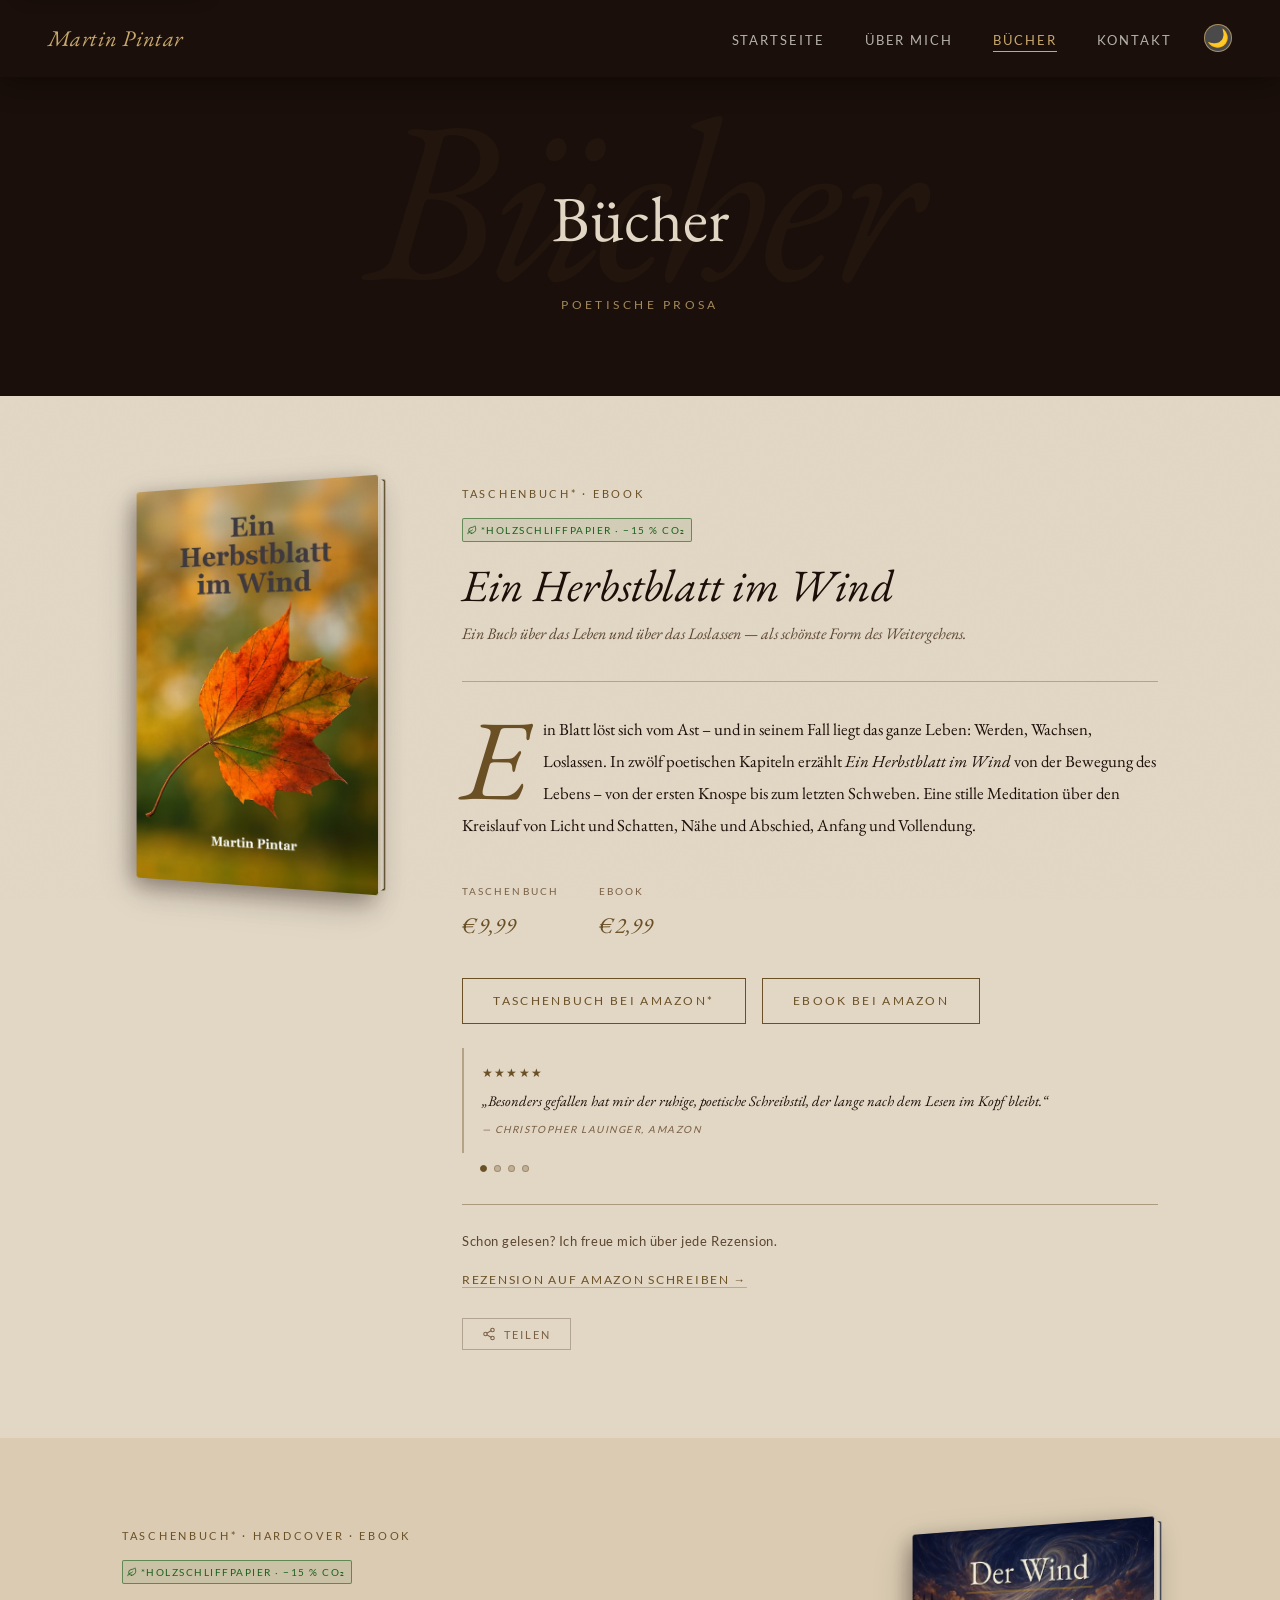
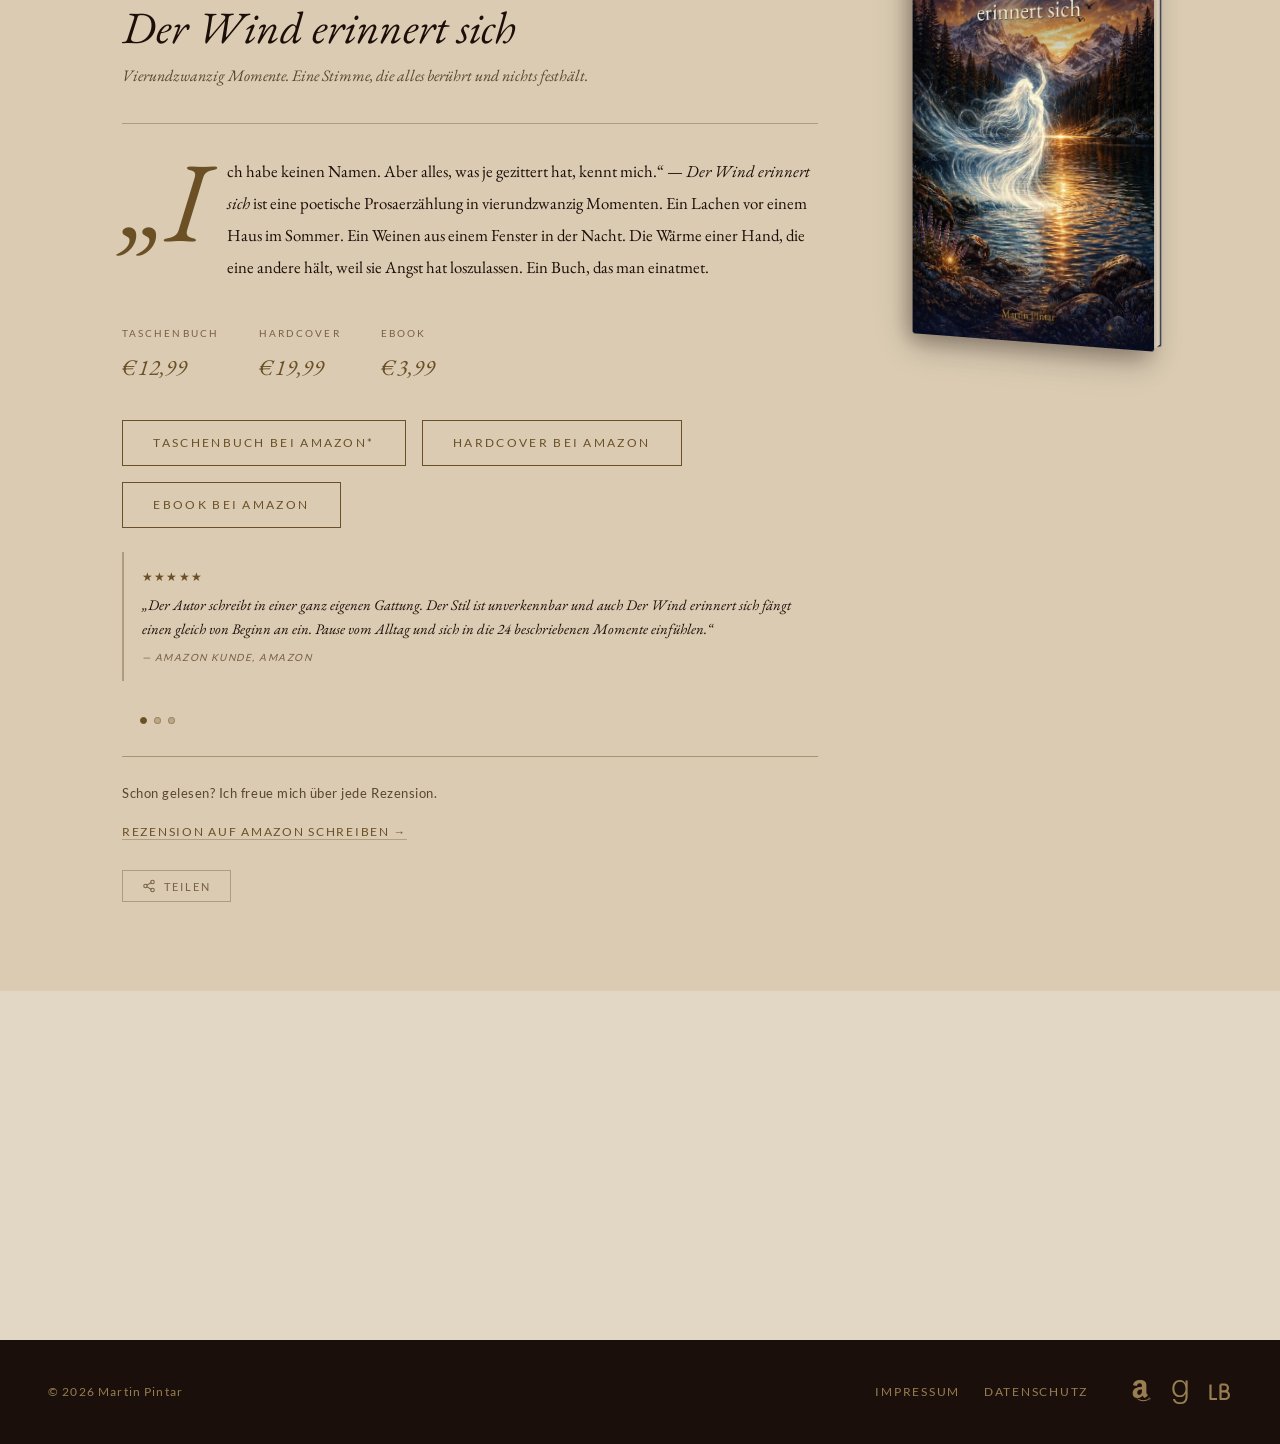
<file: buecher.html>
<!DOCTYPE html>
<html lang="de">
<head>
  <meta charset="utf-8">
  <title>Weiterleitung…</title>
  <link rel="canonical" href="https://martinpintar.at/buecher/">
  <meta http-equiv="refresh" content="0; url=/buecher/">
  <script>location.replace('/buecher/');</script>
</head>
<body>
  <p>Weiterleitung nach <a href="/buecher/">/buecher/</a>…</p>
</body>
</html>
</file>
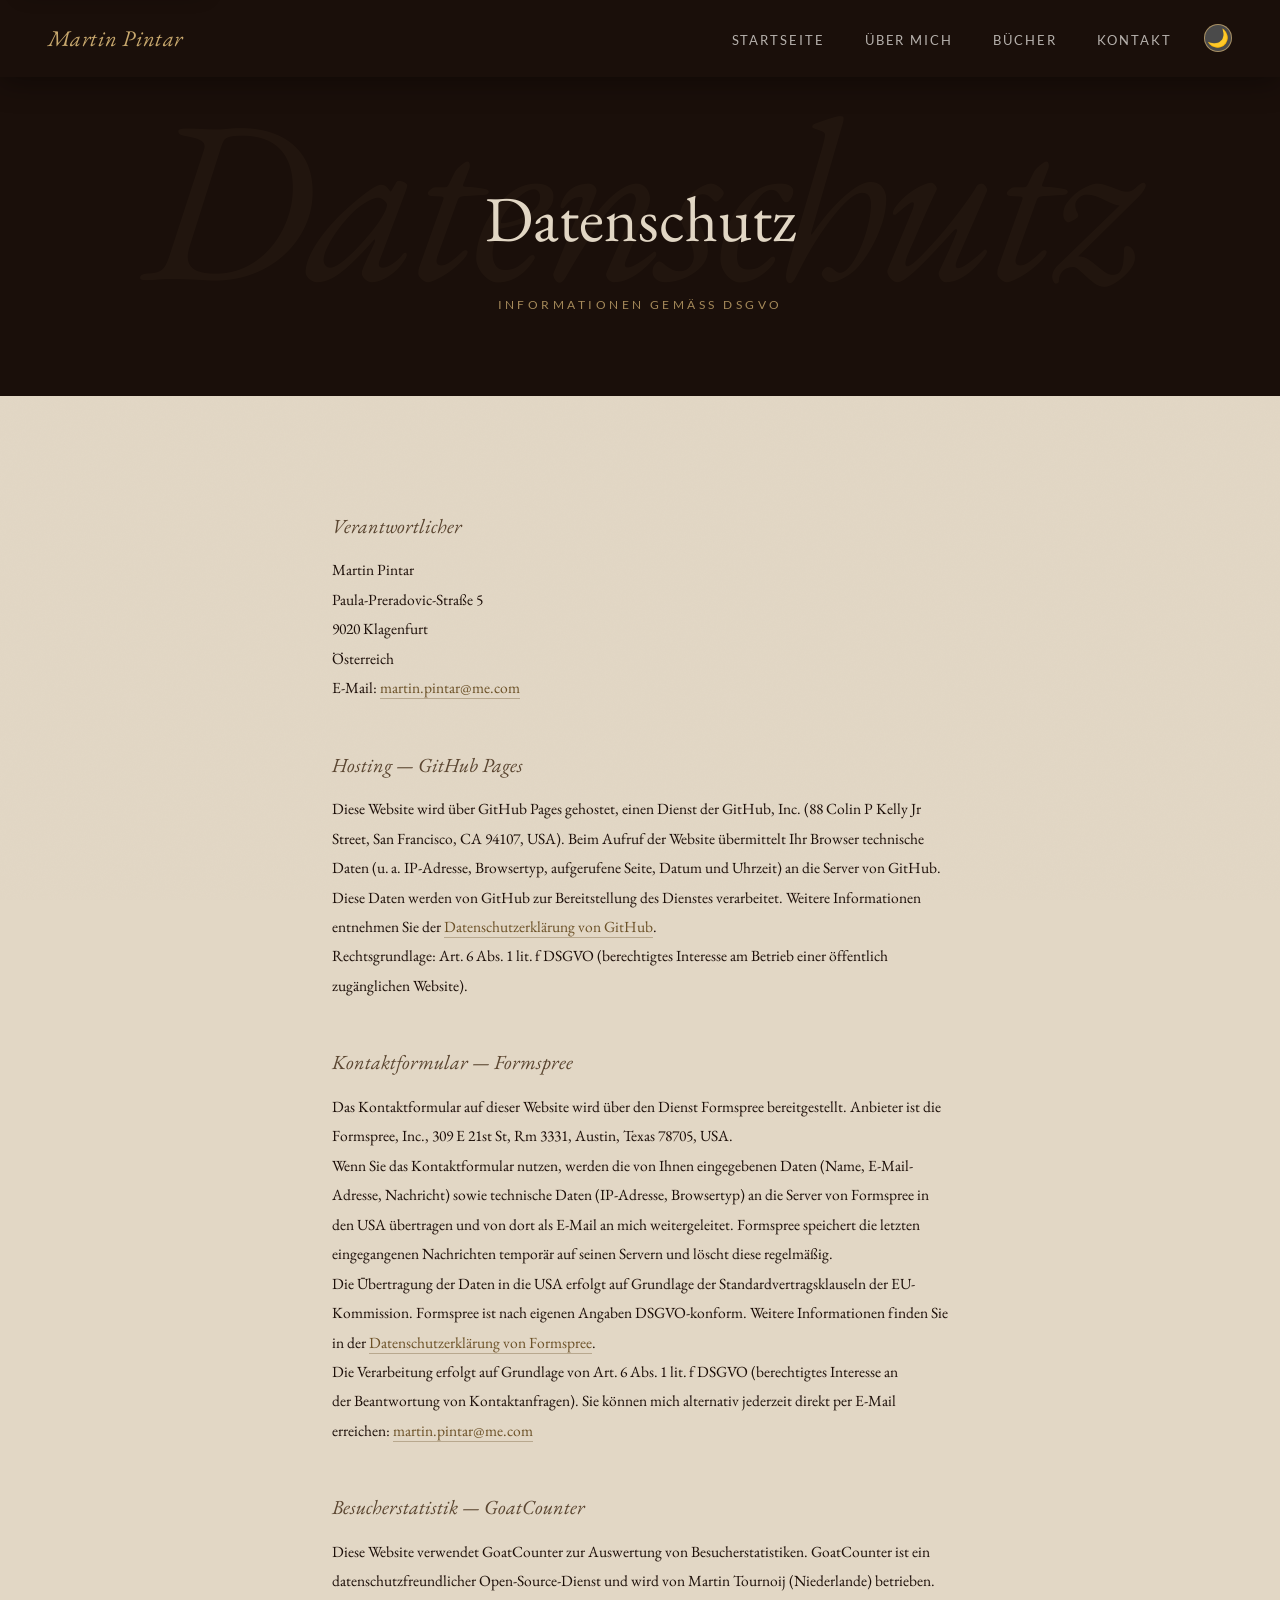
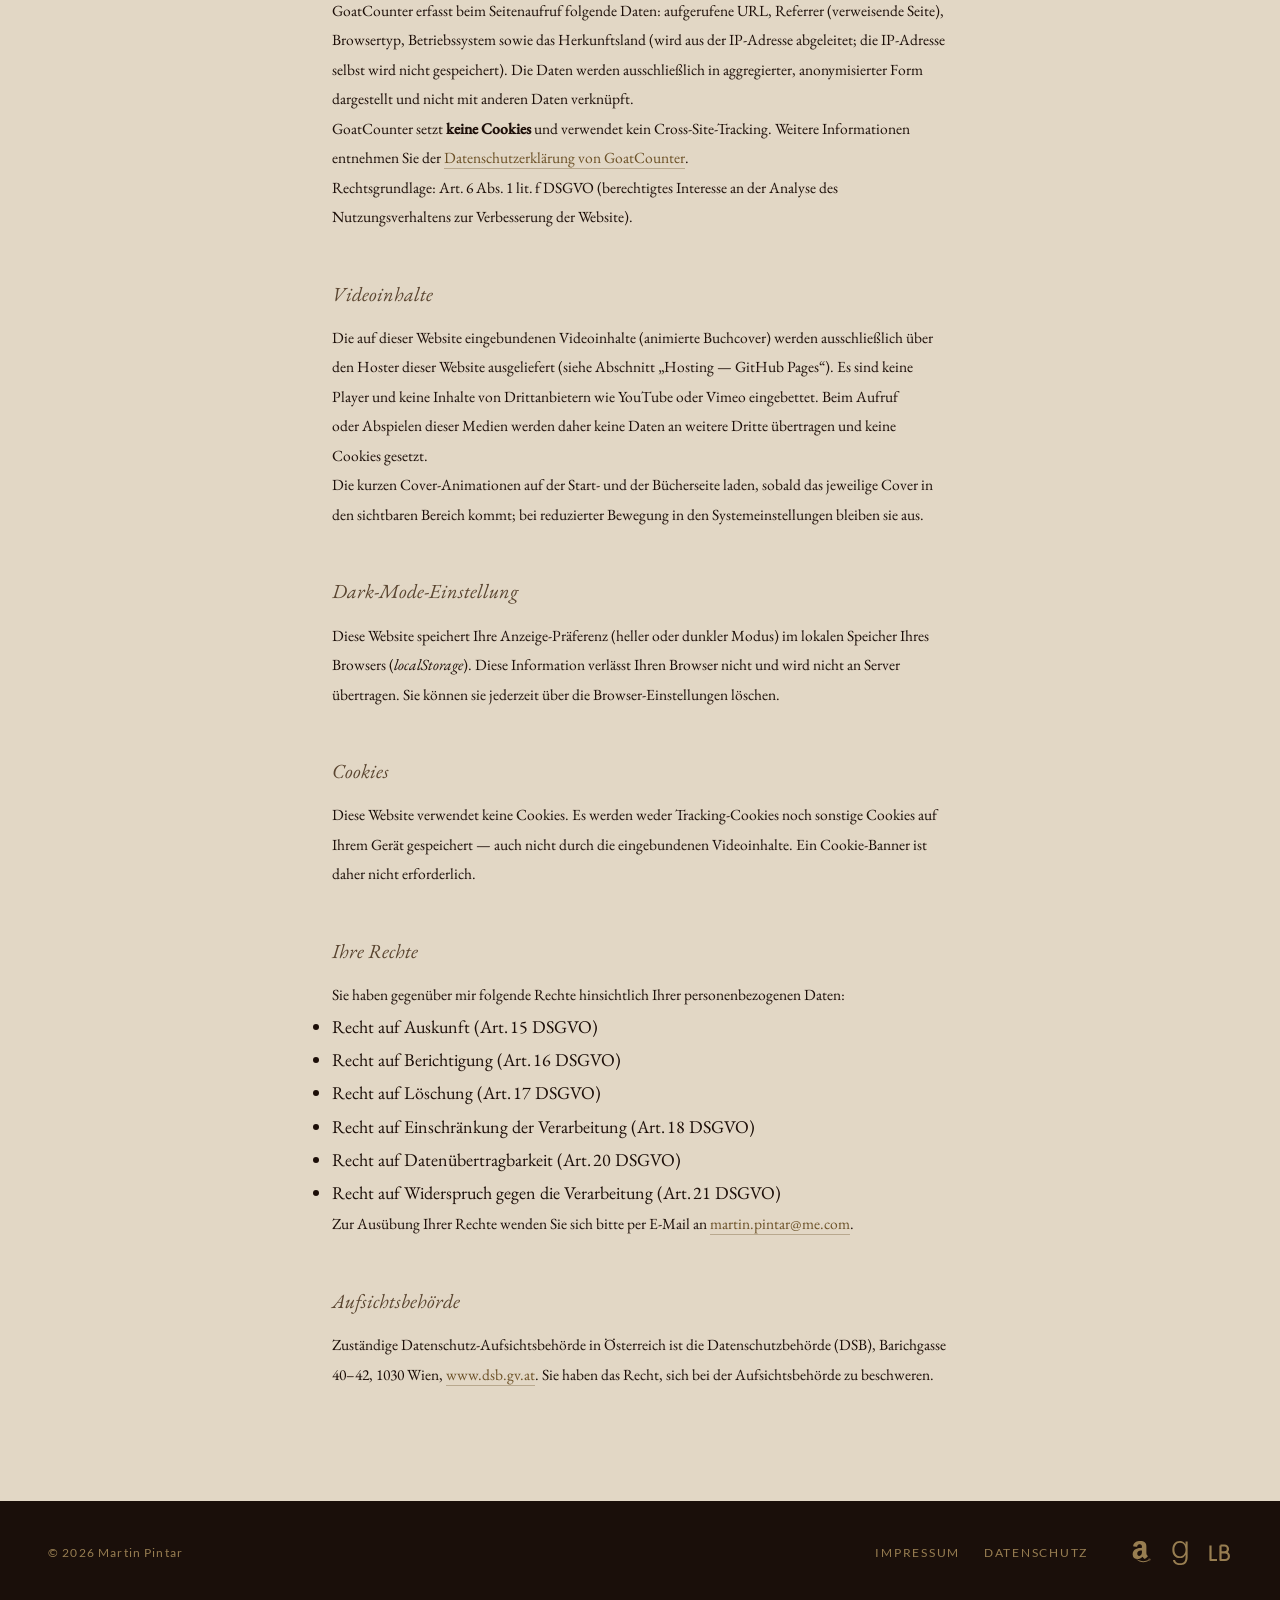
<file: datenschutz.html>
<!DOCTYPE html>
<html lang="de">
<head>
  <meta charset="utf-8">
  <title>Weiterleitung…</title>
  <link rel="canonical" href="https://martinpintar.at/datenschutz/">
  <meta http-equiv="refresh" content="0; url=/datenschutz/">
  <script>location.replace('/datenschutz/');</script>
</head>
<body>
  <p>Weiterleitung nach <a href="/datenschutz/">/datenschutz/</a>…</p>
</body>
</html>
</file>
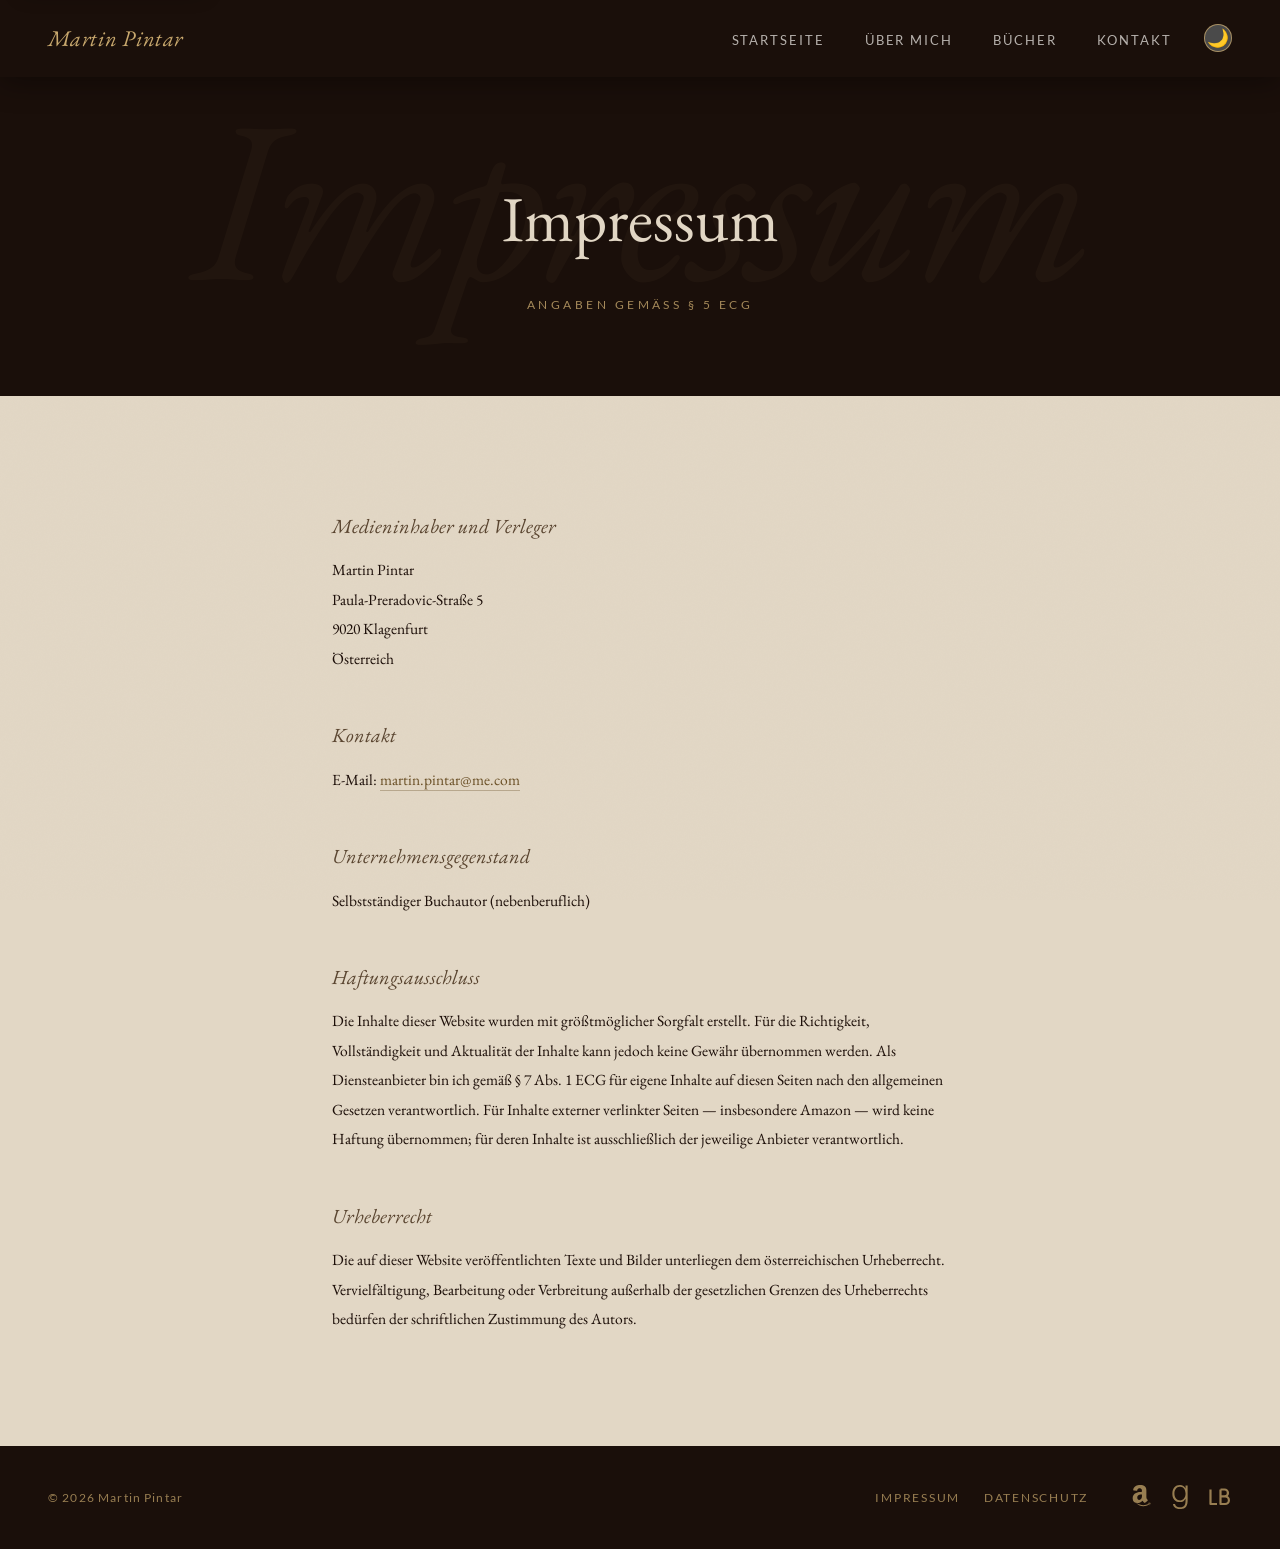
<file: impressum.html>
<!DOCTYPE html>
<html lang="de">
<head>
  <meta charset="utf-8">
  <title>Weiterleitung…</title>
  <link rel="canonical" href="https://martinpintar.at/impressum/">
  <meta http-equiv="refresh" content="0; url=/impressum/">
  <script>location.replace('/impressum/');</script>
</head>
<body>
  <p>Weiterleitung nach <a href="/impressum/">/impressum/</a>…</p>
</body>
</html>
</file>
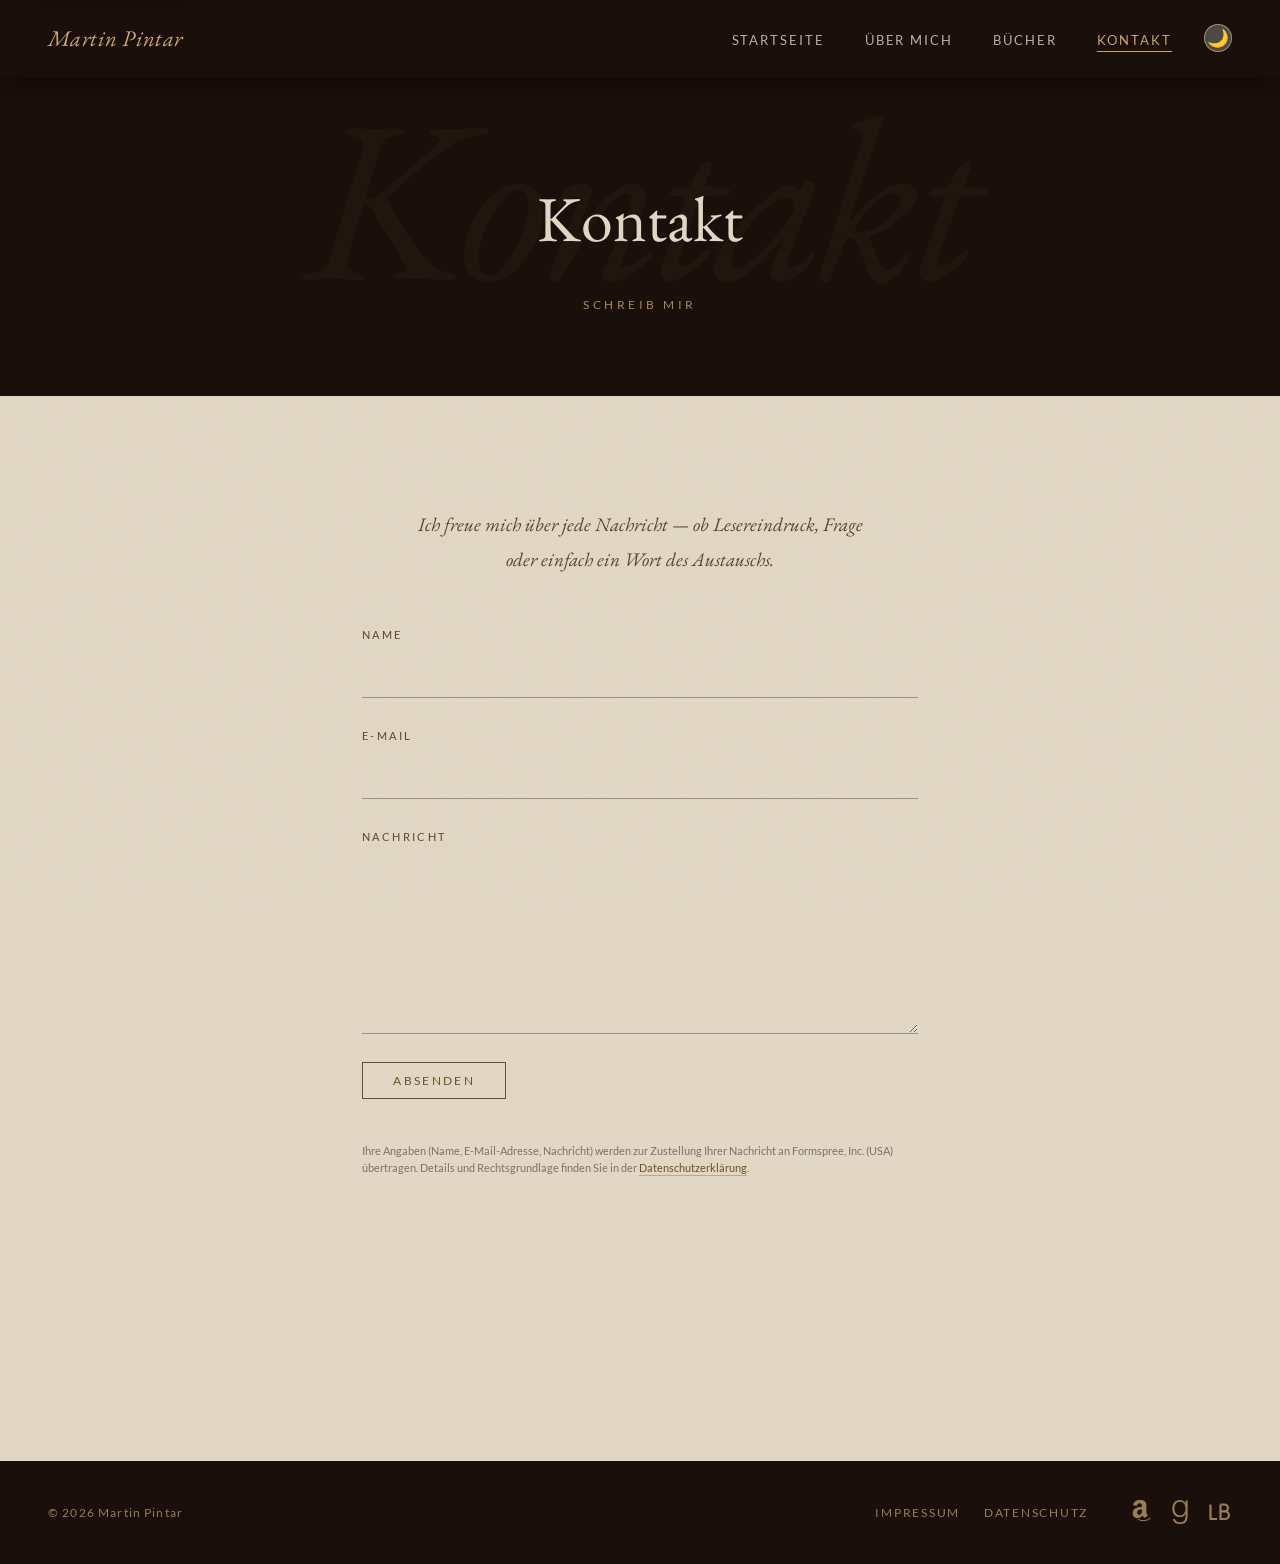
<file: kontakt.html>
<!DOCTYPE html>
<html lang="de">
<head>
  <meta charset="utf-8">
  <title>Weiterleitung…</title>
  <link rel="canonical" href="https://martinpintar.at/kontakt/">
  <meta http-equiv="refresh" content="0; url=/kontakt/">
  <script>location.replace('/kontakt/');</script>
</head>
<body>
  <p>Weiterleitung nach <a href="/kontakt/">/kontakt/</a>…</p>
</body>
</html>
</file>
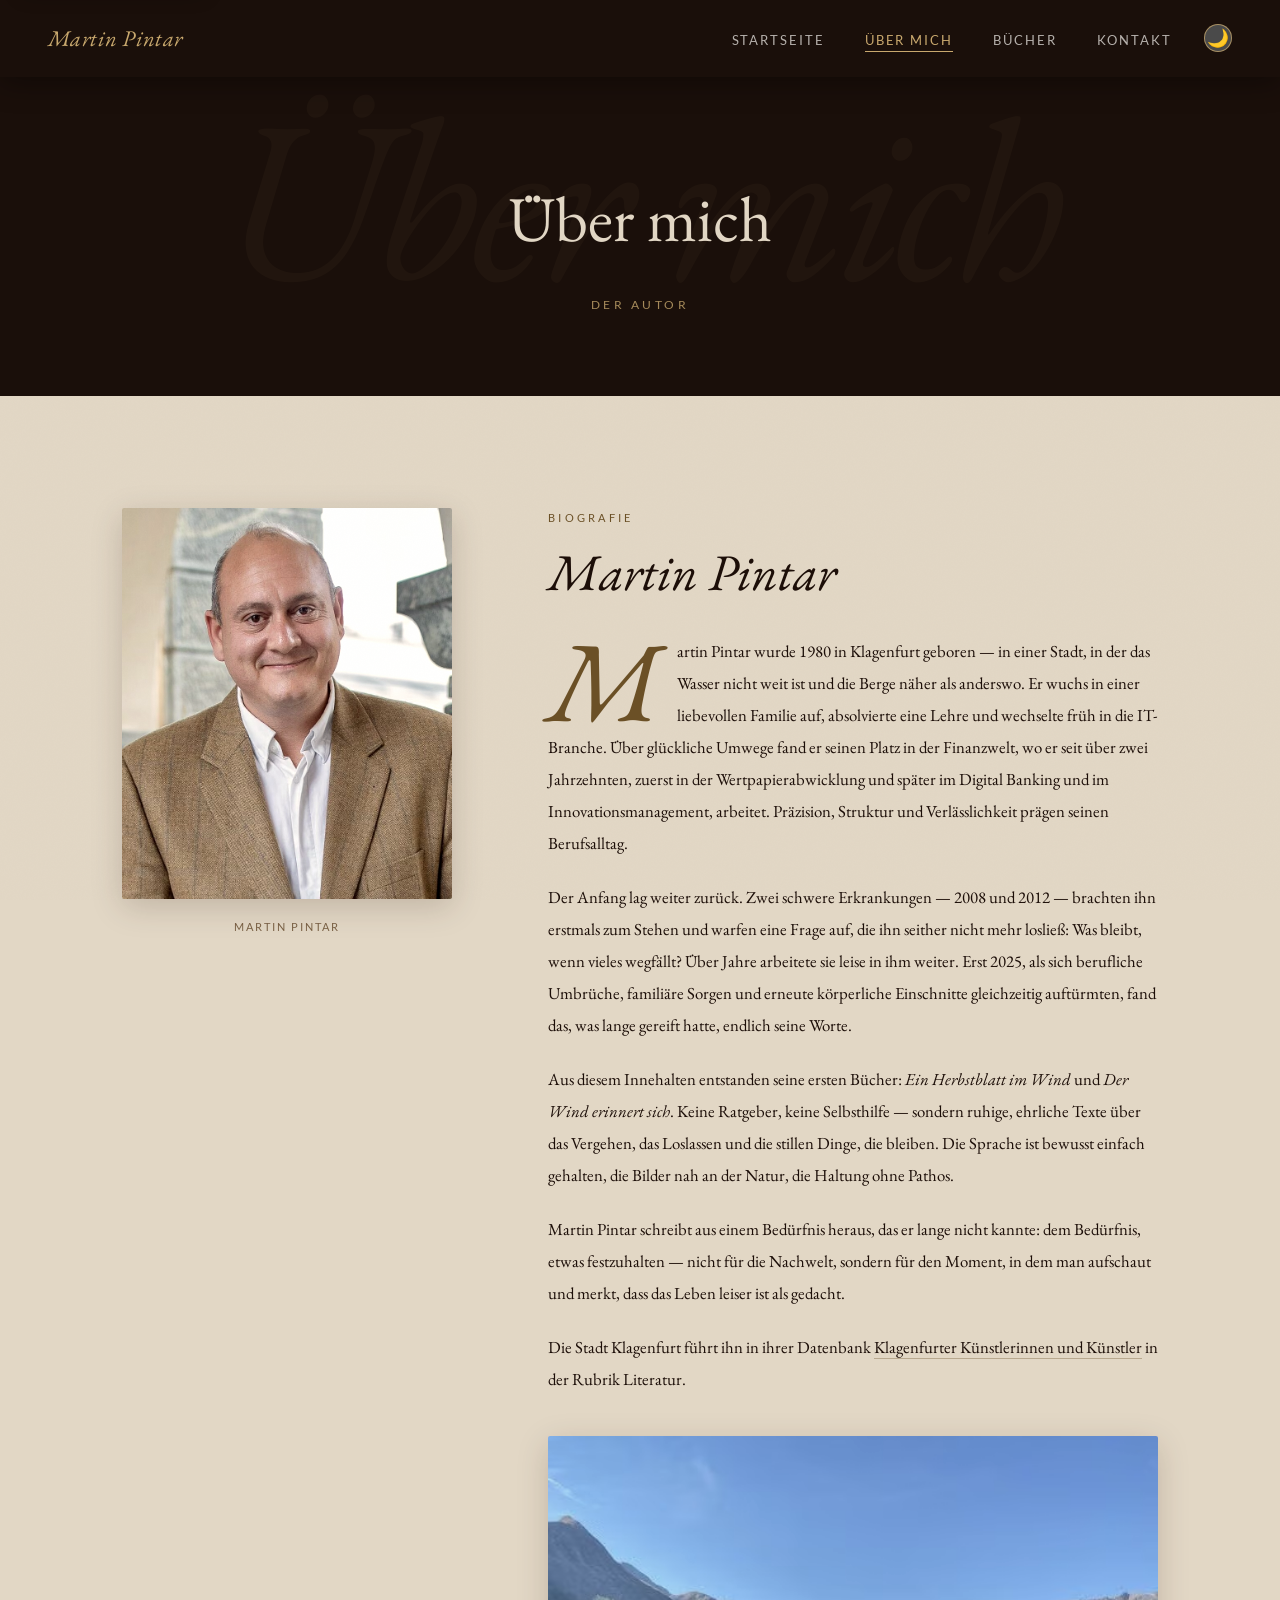
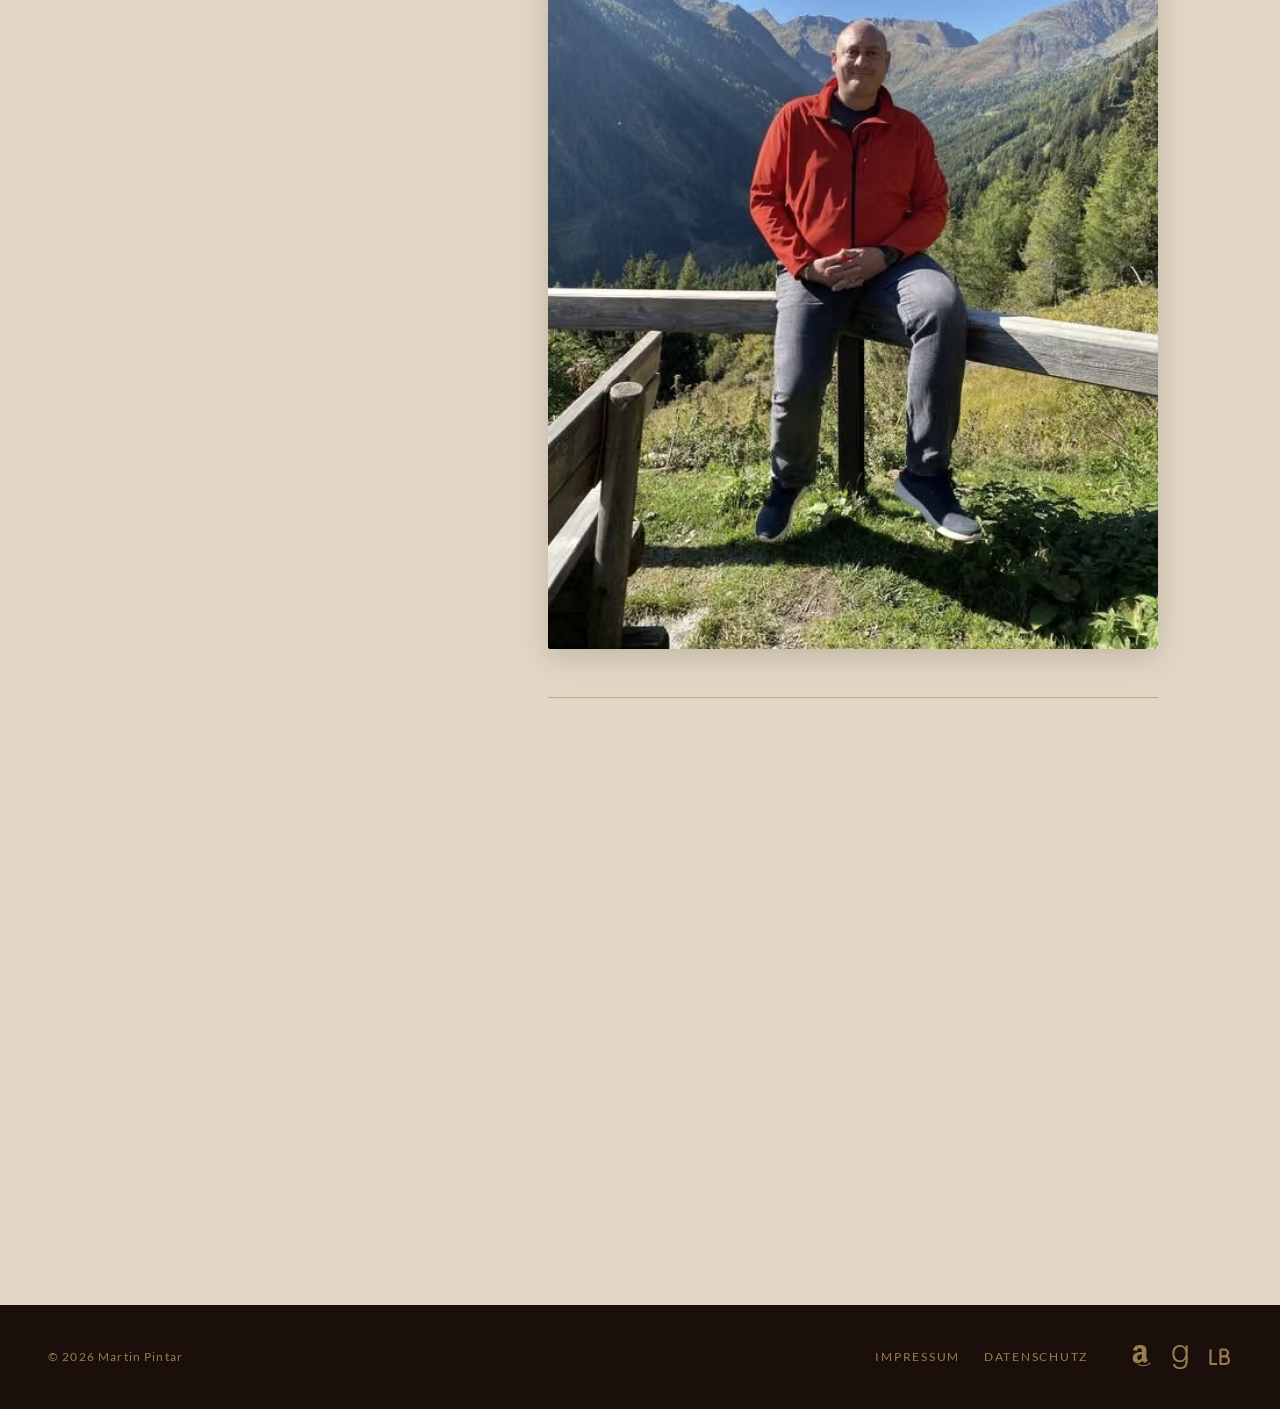
<file: ueber-mich.html>
<!DOCTYPE html>
<html lang="de">
<head>
  <meta charset="utf-8">
  <title>Weiterleitung…</title>
  <link rel="canonical" href="https://martinpintar.at/ueber-mich/">
  <meta http-equiv="refresh" content="0; url=/ueber-mich/">
  <script>location.replace('/ueber-mich/');</script>
</head>
<body>
  <p>Weiterleitung nach <a href="/ueber-mich/">/ueber-mich/</a>…</p>
</body>
</html>
</file>
<file: css/style.css>
/* ============================================================
   style.css — Martin Pintar Autorwebsite

   Aufbau in Kaskaden-Ebenen (@layer): Eine spätere Ebene gewinnt
   unabhängig von der Spezifität; innerhalb einer Ebene gelten wie
   gewohnt Spezifität und Reihenfolge.
     reset         Browser-Grundwerte glätten
     base          Farb-Tokens (hell/dunkel), Schrift, Fokus, Körnung
     layout        Seitencontainer, Abschnitte
     components    Bausteine von der Navigation bis zur Leseprobe
     enhancements  Einblendungen, Seitenübergänge, Initialen
     utilities     Hilfsklassen
     overrides     Reduzierte Bewegung, Druck
   Außerhalb der Ebenen: @font-face, @property, @view-transition.

   Dark Mode: Nur die Tokens in base wechseln (html[data-theme="dark"]),
   Bausteine verwenden ausschließlich Tokens. Transparente Varianten
   entstehen mit color-mix() aus dem Token.
   ============================================================ */
@layer reset, base, layout, components, enhancements, utilities, overrides;

/* EB Garamond — self-hosted */
@font-face {
  font-family: 'EB Garamond';
  font-style: normal;
  font-weight: 400 500;
  font-display: swap;
  src: url('../assets/fonts/eb-garamond-latin-ext.woff2') format('woff2');
  unicode-range: U+0100-02BA, U+02BD-02C5, U+02C7-02CC, U+02CE-02D7, U+02DD-02FF, U+0304, U+0308, U+0329, U+1D00-1DBF, U+1E00-1E9F, U+1EF2-1EFF, U+2020, U+20A0-20AB, U+20AD-20C0, U+2113, U+2C60-2C7F, U+A720-A7FF;
}
@font-face {
  font-family: 'EB Garamond';
  font-style: normal;
  font-weight: 400 500;
  font-display: swap;
  src: url('../assets/fonts/eb-garamond-latin.woff2') format('woff2');
  unicode-range: U+0000-00FF, U+0131, U+0152-0153, U+02BB-02BC, U+02C6, U+02DA, U+02DC, U+0304, U+0308, U+0329, U+2000-206F, U+20AC, U+2122, U+2191, U+2193, U+2212, U+2215, U+FEFF, U+FFFD;
}
@font-face {
  font-family: 'EB Garamond';
  font-style: italic;
  font-weight: 400 500;
  font-display: swap;
  src: url('../assets/fonts/eb-garamond-italic-latin-ext.woff2') format('woff2');
  unicode-range: U+0100-02BA, U+02BD-02C5, U+02C7-02CC, U+02CE-02D7, U+02DD-02FF, U+0304, U+0308, U+0329, U+1D00-1DBF, U+1E00-1E9F, U+1EF2-1EFF, U+2020, U+20A0-20AB, U+20AD-20C0, U+2113, U+2C60-2C7F, U+A720-A7FF;
}
@font-face {
  font-family: 'EB Garamond';
  font-style: italic;
  font-weight: 400 500;
  font-display: swap;
  src: url('../assets/fonts/eb-garamond-italic-latin.woff2') format('woff2');
  unicode-range: U+0000-00FF, U+0131, U+0152-0153, U+02BB-02BC, U+02C6, U+02DA, U+02DC, U+0304, U+0308, U+0329, U+2000-206F, U+20AC, U+2122, U+2191, U+2193, U+2212, U+2215, U+FEFF, U+FFFD;
}

/* Lato — self-hosted */
@font-face {
  font-family: 'Lato';
  font-style: normal;
  font-weight: 300;
  font-display: swap;
  src: url('../assets/fonts/lato-300-latin-ext.woff2') format('woff2');
  unicode-range: U+0100-02BA, U+02BD-02C5, U+02C7-02CC, U+02CE-02D7, U+02DD-02FF, U+0304, U+0308, U+0329, U+1D00-1DBF, U+1E00-1E9F, U+1EF2-1EFF, U+2020, U+20A0-20AB, U+20AD-20C0, U+2113, U+2C60-2C7F, U+A720-A7FF;
}
@font-face {
  font-family: 'Lato';
  font-style: normal;
  font-weight: 300;
  font-display: swap;
  src: url('../assets/fonts/lato-300-latin.woff2') format('woff2');
  unicode-range: U+0000-00FF, U+0131, U+0152-0153, U+02BB-02BC, U+02C6, U+02DA, U+02DC, U+0304, U+0308, U+0329, U+2000-206F, U+20AC, U+2122, U+2191, U+2193, U+2212, U+2215, U+FEFF, U+FFFD;
}
@font-face {
  font-family: 'Lato';
  font-style: normal;
  font-weight: 400;
  font-display: swap;
  src: url('../assets/fonts/lato-400-latin-ext.woff2') format('woff2');
  unicode-range: U+0100-02BA, U+02BD-02C5, U+02C7-02CC, U+02CE-02D7, U+02DD-02FF, U+0304, U+0308, U+0329, U+1D00-1DBF, U+1E00-1E9F, U+1EF2-1EFF, U+2020, U+20A0-20AB, U+20AD-20C0, U+2113, U+2C60-2C7F, U+A720-A7FF;
}
@font-face {
  font-family: 'Lato';
  font-style: normal;
  font-weight: 400;
  font-display: swap;
  src: url('../assets/fonts/lato-400-latin.woff2') format('woff2');
  unicode-range: U+0000-00FF, U+0131, U+0152-0153, U+02BB-02BC, U+02C6, U+02DA, U+02DC, U+0304, U+0308, U+0329, U+2000-206F, U+20AC, U+2122, U+2191, U+2193, U+2212, U+2215, U+FEFF, U+FFFD;
}
@font-face {
  font-family: 'Lato';
  font-style: normal;
  font-weight: 700;
  font-display: swap;
  src: url('../assets/fonts/lato-700-latin-ext.woff2') format('woff2');
  unicode-range: U+0100-02BA, U+02BD-02C5, U+02C7-02CC, U+02CE-02D7, U+02DD-02FF, U+0304, U+0308, U+0329, U+1D00-1DBF, U+1E00-1E9F, U+1EF2-1EFF, U+2020, U+20A0-20AB, U+20AD-20C0, U+2113, U+2C60-2C7F, U+A720-A7FF;
}
@font-face {
  font-family: 'Lato';
  font-style: normal;
  font-weight: 700;
  font-display: swap;
  src: url('../assets/fonts/lato-700-latin.woff2') format('woff2');
  unicode-range: U+0000-00FF, U+0131, U+0152-0153, U+02BB-02BC, U+02C6, U+02DA, U+02DC, U+0304, U+0308, U+0329, U+2000-206F, U+20AC, U+2122, U+2191, U+2193, U+2212, U+2215, U+FEFF, U+FFFD;
}

/* Registriert, damit der Browser die Lichtposition im Verlauf animieren kann
   (unregistrierte Custom Properties springen nur) */
@property --shine {
  syntax: '<percentage>';
  inherits: false;
  initial-value: -30%;
}

/* Winkel des umlaufenden Lichtrands (Buttons, Leseprobe-Fenster) */
@property --rim-angle {
  syntax: '<angle>';
  inherits: false;
  initial-value: 0deg;
}

/* Seitenübergänge (Chrome 126+, Safari 18+); bei reduzierter Bewegung aus */
@view-transition { navigation: auto; }
@media (prefers-reduced-motion: reduce) {
  @view-transition { navigation: none; }
}


/* ============================================================
   RESET
   ============================================================ */
@layer reset {
  *, *::before, *::after { box-sizing: border-box; margin: 0; padding: 0; }

  html {
    scroll-behavior: smooth;
    -webkit-font-smoothing: antialiased;
    -moz-osx-font-smoothing: grayscale;
    background-color: #1A0F0A; /* füllt den Status-Bar-Bereich (Safe Area) auf iOS */
    overflow-x: hidden;
  }

  img    { max-width: 100%; height: auto; display: block; }
  a      { color: inherit; text-decoration: none; }
  button { cursor: pointer; background: none; border: none; }
}


/* ============================================================
   BASE: Tokens, Schrift, Fokus, Körnung
   ============================================================ */
@layer base {
  :root {
    color-scheme: light; /* Scrollleisten und Formular-Grundfarben passend zum Theme */

    /* Wechseln mit dem Theme (Dark-Werte siehe unten) */
    --cream:       #E2D7C5;
    --cream-alt:   #DACBB2;
    --brown-dark:  #1C0E08;
    --brown-mid:   #5A4530;
    --brown-light: #7A6045;
    --accent:      #6B5026;  /* Gold-Pendant fuer Creme-Flaechen (Dark Mode: = Gold) */

    /* Lesefortschritt: auf Creme dunkles Gold-Braun, sonst verschwindet das helle Gold (1,6:1).
       Fuellung gilt fuer den Balken im Leseproben-Modal; der Seitenbalken liegt auf der immer
       dunklen Navigation und bleibt Gold. Hoehe und Kante gelten fuer beide. */
    --progress-fill:   linear-gradient(to right, var(--accent), #8A6630);
    --progress-height: 3px;
    --progress-edge:   0 1px 0 var(--brown-deep);
    --eco:         #1C601C;
    --eco-border:  rgba(28, 96, 28, 0.6);
    --eco-bg:      rgba(28, 96, 28, 0.08);

    --on-dark:      #E2D7C5;                   /* Schrift auf den immer dunklen Flächen: Hero, Seitenkopf, Cover-Schilder */
    --on-dark-soft: rgba(250, 247, 242, 0.72); /* Leitsatz im Hero */
    --line-form:    rgba(28, 14, 8, 0.35);     /* Linie unter den Formularfeldern */
    --text-hint:    rgba(28, 14, 8, 0.5);      /* Datenschutzhinweis unter dem Formular */
    --share-text:   var(--brown-light);
    --share-line:   rgba(90, 69, 48, 0.35);
    --grain-blend:   multiply;
    --grain-opacity: 0.022;
    --theme-icon:   '🌙';

    /* Leseprobe als Papierseite */
    --paper:            var(--cream);
    --paper-edge:       rgba(26, 15, 10, 0.07);
    --paper-under-1:    #D3C5AE;
    --paper-under-2:    #C7B89D;
    --paper-ring:       rgba(107, 80, 38, 0.1);
    --paper-shade-1:    rgba(26, 15, 10, 0.2);
    --paper-shade-2:    rgba(26, 15, 10, 0.18);
    --paper-drop:       rgba(26, 15, 10, 0.65);
    --paper-hero-shade: rgba(26, 15, 10, 0.22);

    /* Lichtrand der Leseprobe: auf Creme fehlt der Kontrast, deshalb läuft er hier außen
       um das Blatt (über dem dunklen Hintergrund) und strahlt weich nach außen ab */
    --rim-glow:  14px;   /* Breite des Rings außerhalb des Blatts */
    --rim-fade:  10px;   /* davon weich auslaufend, der Rest (4px) voll */
    --rim-blur:  1px;
    --rim-soft:  rgba(201, 169, 110, 0.45);
    --rim-core:  #C9A96E;
    --rim-hot:   #F6DDA8;

    /* In beiden Themes gleich */
    --gold:        #C9A96E;
    --gold-light:  #DFC092;
    --brown-deep:  #1A0F0A;

    --font-serif: 'EB Garamond', 'Garamond', Georgia, serif;
    --font-sans:  'Lato', 'Helvetica Neue', sans-serif;

    --max-width:  1100px;
    --nav-height: 80px;

    --ease-smooth: cubic-bezier(0.25, 0.46, 0.45, 0.94);
    --ease-out:    cubic-bezier(0.0, 0.0, 0.2, 1);

    accent-color: var(--accent);
  }

  html[data-theme="dark"] {
    color-scheme: dark;

    --cream:       #1C1208;
    --cream-alt:   #231810;
    --brown-dark:  #EDE0CF;
    --brown-mid:   #AD9A87;
    --brown-light: #8A7466;
    --accent:      #C9A96E;

    /* Lesefortschritt: unveraendert (Gold auf dunklem Grund) */
    --progress-fill:   linear-gradient(to right, var(--gold), var(--gold-light));
    --progress-height: 2px;
    --progress-edge:   none;
    --eco:         #80B880;
    --eco-border:  rgba(128, 184, 128, 0.38);
    --eco-bg:      transparent;

    --on-dark:      #EDE0CF;
    --on-dark-soft: rgba(237, 224, 208, 0.72);
    --line-form:    rgba(237, 224, 208, 0.18);
    --text-hint:    rgba(237, 224, 207, 0.4);
    --share-text:   rgba(237, 224, 207, 0.75);
    --share-line:   rgba(237, 224, 207, 0.3);
    --grain-blend:   screen;
    --grain-opacity: 0.012;
    --theme-icon:   '☀️';

    --paper:            #1e1308;
    --paper-edge:       rgba(0, 0, 0, 0.28);
    --paper-under-1:    #2B1D10;
    --paper-under-2:    #23170C;
    --paper-ring:       rgba(201, 169, 110, 0.12);
    --paper-shade-1:    rgba(0, 0, 0, 0.5);
    --paper-shade-2:    rgba(0, 0, 0, 0.45);
    --paper-drop:       rgba(0, 0, 0, 0.85);
    --paper-hero-shade: rgba(0, 0, 0, 0.3);

  }

  @media (max-width: 480px) {
    html { font-size: 16px; }
  }

  body {
    font-family: var(--font-serif);
    font-size: 1.125rem;
    line-height: 1.85;
    font-kerning: normal;
    color: var(--brown-dark);

    /* Papierkörnung über der ganzen Seite */
    &::after {
      content: '';
      position: fixed;
      inset: 0;
      background-image: url("data:image/svg+xml,%3Csvg xmlns='http://www.w3.org/2000/svg' width='300' height='300'%3E%3Cfilter id='n'%3E%3CfeTurbulence type='fractalNoise' baseFrequency='0.75' numOctaves='4' stitchTiles='stitch'/%3E%3C/filter%3E%3Crect width='300' height='300' filter='url(%23n)' opacity='1'/%3E%3C/svg%3E");
      opacity: var(--grain-opacity);
      pointer-events: none;
      z-index: 9999;
      mix-blend-mode: var(--grain-blend);
    }

    /* Touch-Geräte: Körnung weglassen. iOS-26-Safari liest sonst das fixierte Vollflächen-Overlay
       für die Färbung der Statusleiste mit. */
    @media (hover: none) {
      &::after { content: none; display: none; }
    }
  }

  /* Auf allen Seiten: body dunkel, main creme. Safari färbt die iOS-Statusleiste (und bei scrollY 0 die untere Leiste)
     nach der body-Hintergrundfarbe, auch während eines Seitenwechsels. Wäre body creme, wird der Streifen dabei kurz creme.
     Der sichtbare Inhalt liegt in main, Navigation und Footer haben eigene Hintergründe. */
  body { background-color: var(--brown-deep); }
  main { background-color: var(--cream); }

  ::selection { background: color-mix(in srgb, var(--accent) 28%, transparent); }

  /* Typografie: ausgewogene Überschriften, keine einzelnen Wörter am Absatzende */
  h1, h2, h3,
  blockquote,
  .book-entry__subtitle,
  .book-teaser__desc,
  .hero__tagline span { text-wrap: balance; }
  p, li               { text-wrap: pretty; }

  /* Tastaturfokus: Ring in der Akzentfarbe statt Browser-Blau (auf dunklen Flächen Gold, siehe Nav/Footer).
     :where() hält die Spezifität bei null, eigene Fokusregeln einzelner Elemente gewinnen. */
  :where(a, button, input, textarea, select, [tabindex]:not([tabindex="-1"])):focus-visible {
    outline: 2px solid var(--accent);
    outline-offset: 3px;
  }

  /* Anker-Ziele nicht unter der fixierten Nav landen lassen
     (Skip-Link, buecher.html#herbstblatt / #wind) */
  #main,
  #herbstblatt,
  #wind {
    scroll-margin-top: var(--nav-height);
  }
}


/* ============================================================
   LAYOUT
   ============================================================ */
@layer layout {
  /* main ist Container: Buch- und Über-mich-Raster richten sich nach dem Platz,
     den sie tatsächlich haben (ohne Scrollleiste), nicht nach dem Fenster */
  main { container: seite / inline-size; }

  .container {
    max-width: var(--max-width);
    margin: 0 auto;
    padding: 0 2rem;
  }

  .section {
    padding: 7rem 2rem;

    @media (max-width: 768px) { padding: 5rem 1.5rem; }
  }

  .section--alt { background: var(--cream-alt); }

  .section__label {
    font-family: var(--font-sans);
    font-size: 0.7rem;
    letter-spacing: 0.3em;
    text-transform: uppercase;
    color: var(--brown-light);
    margin-bottom: 0.75rem;
  }
}


/* ============================================================
   COMPONENTS
   ============================================================ */
@layer components {

  /* ---------- Skip-Link (Barrierefreiheit) ---------- */
  .skip-link {
    position: absolute;
    top: -4rem;
    left: 1.5rem;
    z-index: 10001;
    background: var(--brown-deep);
    color: var(--gold);
    font-family: var(--font-sans);
    font-size: 0.85rem;
    font-weight: 700;
    letter-spacing: 0.02em;
    padding: 0.85rem 1.5rem;
    border-radius: 2px;
    box-shadow: 0 4px 20px rgba(0,0,0,0.4);
    transition: top 0.2s var(--ease-out);

    &:focus-visible {
      top: 1.25rem;
      outline: 2px solid var(--gold);
      outline-offset: 3px;
    }
  }

  /* Unsichtbare Farbquelle für iOS-26-Safari (Startseite, Nav anfangs transparent).
     Echtes Element, kein Pseudo-Element; ohne backdrop-filter und background-image. */
  .safari-tint {
    position: fixed;
    top: 0; left: 0; right: 0;
    height: 4px;
    background-color: #1A0F0A; /* = --brown-deep, in hellem und dunklem Design gleich */
    opacity: 0;
    pointer-events: none;
    z-index: 1002;
  }

  /* ---------- Navigation ---------- */
  .nav {
    position: fixed;
    top: 0; left: 0; right: 0;
    z-index: 1000;
    display: flex;
    justify-content: space-between;
    align-items: center;
    padding: 1.75rem 3rem;
    transition:
      background 0.5s var(--ease-smooth),
      padding    0.4s var(--ease-smooth),
      box-shadow 0.4s var(--ease-smooth);

    &.scrolled,
    &.nav--always-dark {
      background:  var(--brown-deep);
      padding:     1.1rem 3rem;
      box-shadow:  0 4px 30px rgba(0,0,0,0.4);
    }

    @media (max-width: 768px) {
      padding: 1.25rem 1.5rem;

      &.scrolled,
      &.nav--always-dark { padding: 1rem 1.5rem; }
    }
  }

  /* Fokusring auf dunklem Grund in Gold */
  .nav :focus-visible,
  .footer :focus-visible { outline-color: var(--gold); }

  .nav__actions {
    display: flex;
    align-items: center;
    gap: 2rem;

    @media (max-width: 768px) { gap: 0.75rem; }
  }

  .nav__theme-toggle {
    width: 28px;
    height: 28px;
    border: 1px solid rgba(201, 169, 110, 0.75);
    border-radius: 50%;
    background: #4A4A4A; /* neutral: passt zu light + dark */
    color: var(--brown-deep);
    font-size: 1.1rem;
    display: flex;
    align-items: center;
    justify-content: center;
    cursor: pointer;
    transition: border-color 0.3s, background 0.3s;
    flex-shrink: 0;
    padding: 0;
    line-height: 1;

    &::before { content: var(--theme-icon); }

    &:hover {
      border-color: var(--gold);
      background: #363636;
    }
  }

  .nav__logo {
    font-family: var(--font-serif);
    font-size:   1.4rem;
    font-style:  italic;
    color:       var(--gold);
    letter-spacing: 0.02em;
    transition:  opacity 0.3s;

    &:hover { opacity: 0.8; }
  }

  .nav__links {
    display: flex;
    gap: 2.5rem;
    list-style: none;

    /* Handy: Vollbild-Menü hinter dem Hamburger */
    @media (max-width: 768px) {
      display: none;
      position: fixed;
      inset: 0;
      background: var(--brown-deep);
      flex-direction: column;
      align-items: center;
      justify-content: center;
      gap: 2.75rem;

      &.open { display: flex; }
    }
  }

  .nav__link {
    font-family:    var(--font-sans);
    font-size:      0.8rem;
    font-weight:    400;
    letter-spacing: 0.15em;
    text-transform: uppercase;
    color: rgba(250, 247, 242, 0.7);
    position: relative;
    transition: color 0.3s;

    &::after {
      content: '';
      position: absolute;
      bottom: -4px; left: 0;
      width: 100%; height: 1px;
      background: var(--gold);
      transform: scaleX(0);
      transform-origin: left center;
      transition: transform 0.3s var(--ease-smooth);
    }

    &:hover,
    &.active { color: var(--gold); }

    &:hover::after,
    &.active::after { transform: scaleX(1); }

    @media (max-width: 768px) { font-size: 1rem; letter-spacing: 0.2em; }
  }

  /* Hamburger */
  .nav__toggle {
    display: none;
    flex-direction: column;
    gap: 5px;
    padding: 4px;

    & span {
      display: block;
      width: 24px; height: 1px;
      background: var(--gold);
      transition: all 0.3s;
    }

    @media (max-width: 768px) { display: flex; }
  }

  /* ---------- Hero (Startseite) ---------- */
  .hero {
    position: relative;
    height: 100vh;
    height: 100svh; /* iOS: ohne Bereich hinter der Safari-Adressleiste; alte Browser nutzen 100vh */
    min-height: 600px;
    background: var(--brown-deep);
    display: flex;
    flex-direction: column;
    align-items: center;
    justify-content: center;
    overflow: hidden;

    &::before {
      content: '';
      position: absolute;
      inset: 0;
      background:
        radial-gradient(ellipse 70% 60% at 65% 35%, rgba(201,169,110,0.09) 0%, transparent 70%),
        radial-gradient(ellipse 50% 50% at 20% 80%, rgba(44,24,16,0.6) 0%, transparent 60%);
      animation: heroGlow 9s ease-in-out infinite alternate;
    }
  }

  .hero__ghost {
    position: absolute;
    inset: 0;
    display: flex;
    align-items: center;
    justify-content: center;
    font-family: var(--font-serif);
    font-size: clamp(4rem, 12vw, 11rem);
    font-style: italic;
    color: var(--gold);
    opacity: 0.055;
    white-space: nowrap;
    user-select: none;
    pointer-events: none;
    letter-spacing: -0.02em;
  }

  .hero__content {
    position: relative;
    z-index: 2;
    text-align: center;
    padding: 2rem;
  }

  .hero__label {
    font-family: var(--font-sans);
    font-size: 0.72rem;
    letter-spacing: 0.38em;
    text-transform: uppercase;
    color: var(--gold);
    margin-bottom: 1.5rem;
    opacity: 0;
    animation: fadeUp 1s var(--ease-out) 0.4s forwards;
  }

  .hero__name {
    font-family: var(--font-serif);
    font-size: clamp(3rem, 8vw, 6.5rem);
    font-weight: 400;
    color: var(--on-dark);
    line-height: 1;
    letter-spacing: -0.02em;
    opacity: 0;
    animation:
      fadeUp   1.2s var(--ease-out) 0.7s forwards,
      nameGlow 6s   ease-in-out    3.5s infinite;
    position: relative;

    /* Gold-Schimmer: deckungsgleiche Kopie des Namens, nur ein schmaler Lichtstreifen
       ist sichtbar. Liegt über dem Glühen (text-shadow), statt es zu ersetzen. */
    &::after {
      content: attr(data-shine);
      content: attr(data-shine) / '';
      position: absolute;
      inset: 0;
      pointer-events: none;
      color: transparent;
      text-shadow: none; /* sonst erbt die Kopie das Glühen und verdoppelt es */
      background: linear-gradient(105deg,
        transparent calc(var(--shine) - 14%),
        rgba(255, 238, 200, 0.95) var(--shine),
        transparent calc(var(--shine) + 14%));
      -webkit-background-clip: text;
      background-clip: text;
      animation: nameShine 11s ease-in-out 4s infinite;
    }
  }

  .hero__divider {
    width: 55px; height: 1px;
    background: var(--gold);
    margin: 2rem auto;
    opacity: 0;
    animation: fadeIn 1s var(--ease-out) 1.3s forwards;
  }

  .hero__tagline {
    font-family: var(--font-serif);
    font-size: clamp(1.35rem, 0.95rem + 1.05vw, 1.8rem); /* <~500px Viewport greift das Minimum — Mobil bleibt unverändert */
    font-style: italic;
    color: var(--on-dark-soft);
    display: grid; /* Sätze überlagert in 1/1 — Container hält immer die Höhe des längsten */
    opacity: 0;
    animation: fadeUp 1s var(--ease-out) 1.5s forwards;

    & span {
      grid-area: 1 / 1;
      opacity: 0;
      transition: opacity 2s ease-in-out;
    }

    & span.is-visible { opacity: 1; }
  }

  .hero__scroll {
    position: absolute;
    bottom: 2.5rem;
    left: 50%;
    transform: translateX(-50%);
    display: flex;
    flex-direction: column;
    align-items: center;
    gap: 0.6rem;
    opacity: 0;
    animation: fadeIn 1s var(--ease-out) 2.2s forwards;
  }

  .hero__scroll-text {
    font-family: var(--font-sans);
    font-size: 0.62rem;
    letter-spacing: 0.22em;
    text-transform: uppercase;
    color: rgba(201, 169, 110, 0.55);
  }

  .hero__scroll-line {
    width: 1px; height: 42px;
    background: linear-gradient(to bottom, rgba(201,169,110,0.7), transparent);
    animation: scrollPulse 2.2s ease-in-out infinite;
  }

  /* Fallende Herbstblätter (main.js erzeugt sie) */
  .hero__leaf {
    position: absolute;
    top: 0;
    left: var(--leaf-left, 50%);
    font-size: var(--leaf-size, 0.8rem);
    color: rgba(201, 169, 110, 0.45);
    pointer-events: none;
    user-select: none;
    z-index: 1;
    opacity: 0;
    animation: leaf-fall var(--leaf-duration, 9s) linear var(--leaf-delay, 0s) infinite;

    & svg { display: block; width: 1em; height: 1em; }
  }

  .hero__leaf--flip svg { transform: scaleX(-1); } /* gespiegelte Blattvariante — per Rotation nicht erreichbar */

  @keyframes heroGlow {
    from { opacity: 0.6; transform: scale(1); }
    to   { opacity: 1;   transform: scale(1.04); }
  }

  @keyframes fadeUp {
    from { opacity: 0; transform: translateY(22px); }
    to   { opacity: 1; transform: translateY(0);    }
  }

  @keyframes fadeIn {
    from { opacity: 0; }
    to   { opacity: 1; }
  }

  @keyframes scrollPulse {
    0%, 100% { transform: scaleY(1);   opacity: 0.55; }
    50%       { transform: scaleY(0.5); opacity: 1;    }
  }

  @keyframes nameGlow {
    0%, 100% { text-shadow: 0 0 10px rgba(201,169,110,0.28), 0 0 28px rgba(201,169,110,0.12); }
    50%       { text-shadow: 0 0 14px rgba(201,169,110,0.95), 0 0 32px rgba(201,169,110,0.78), 0 0 60px rgba(201,169,110,0.52), 0 0 110px rgba(201,169,110,0.28); }
  }

  @keyframes nameShine {
    0%        { --shine: -30%; }
    30%, 100% { --shine: 130%; }
  }

  @keyframes leaf-fall {
    0%   { transform: translate(0,       -5vh)  rotate(0deg);   opacity: 0;    }
    8%   {                                                        opacity: 0.5;  }
    25%  { transform: translate(1.8vw,   26vh)  rotate(95deg);                 }
    50%  { transform: translate(-1.2vw,  55vh)  rotate(185deg); opacity: 0.28; }
    75%  { transform: translate(2.2vw,   80vh)  rotate(270deg);                }
    92%  {                                                        opacity: 0.12; }
    100% { transform: translate(0.6vw,   110vh) rotate(350deg); opacity: 0;    }
  }

  /* ---------- Seitenkopf der Unterseiten ---------- */
  .page-hero {
    background: var(--brown-deep);
    padding: calc(var(--nav-height) + 5rem) 3rem 5rem;
    text-align: center;
    position: relative;
    overflow: hidden;

    &::before {
      content: attr(data-bg);
      position: absolute;
      top: 50%; left: 50%;
      transform: translate(-50%, -50%);
      font-family: var(--font-serif);
      font-size: clamp(5rem, 18vw, 16rem);
      font-style: italic;
      color: var(--gold);
      opacity: 0.04;
      white-space: nowrap;
      pointer-events: none;
      letter-spacing: -0.03em;
      line-height: 1;
    }

    @media (max-width: 768px) { padding: calc(var(--nav-height) + 3.5rem) 1.5rem 4rem; }
  }

  .page-hero__title {
    font-family: var(--font-serif);
    font-size: clamp(2.5rem, 5vw, 4rem);
    font-weight: 400;
    color: var(--on-dark);
    position: relative;
  }

  .page-hero__sub {
    font-family: var(--font-sans);
    font-size: 0.72rem;
    letter-spacing: 0.3em;
    text-transform: uppercase;
    color: var(--gold);
    margin-top: 1rem;
    opacity: 0.8;
  }

  /* ---------- Ornament-Trenner ---------- */
  .ornament {
    display: flex;
    align-items: center;
    gap: 1.5rem;
    margin: 4rem auto;
    max-width: 360px;

    &::before,
    &::after {
      content: '';
      flex: 1;
      height: 1px;
      background: var(--accent);
      opacity: 0.55;
    }
  }

  .ornament__glyph {
    color: var(--accent);
    font-size: 1rem;
    opacity: 0.75;
    line-height: 1;
    font-style: normal;
  }

  /* ---------- Button ---------- */
  .btn {
    display: inline-block;
    font-family: var(--font-sans);
    font-size: 0.72rem;
    font-weight: 400;
    letter-spacing: 0.2em;
    text-transform: uppercase;
    color: var(--accent);
    border: 1px solid var(--accent);
    padding: 0.7rem 1.9rem;
    position: relative;
    transition: background 0.3s, color 0.3s, border-color 0.3s;

    &:hover {
      background: var(--accent);
      color: var(--cream);
      border-color: var(--accent);
    }
  }

  /* Fußnoten-Sternchen am Taschenbuch-Button (Hinweis Holzschliffpapier). Nur per CSS, damit
     textContent unverändert bleibt: GoatCounter nimmt ihn als Formatname (amazon-kauf/<buch>/<format>).
     Alternativtext leer, damit Screenreader kein „Stern“ vorlesen. */
  .btn--fussnote::after {
    content: '*';
    content: '*' / '';
  }

  /* Umlaufender Lichtrand: ein Lichtpunkt wandert um den Rahmen (Buttons bei Hover/Fokus,
     Leseprobe zweimal beim Öffnen). Der Verlauf liegt auf einem Ring, die Maske schneidet
     das Innere aus. */
  .btn::before,
  .modal::before {
    content: '';
    position: absolute;
    pointer-events: none;
    background: conic-gradient(from var(--rim-angle),
      transparent 0deg 250deg,
      rgba(223, 192, 146, 0.35) 290deg,
      var(--gold-light) 330deg,
      #FFF4DC 348deg,
      transparent 360deg);
    -webkit-mask: linear-gradient(#000 0 0) content-box, linear-gradient(#000 0 0);
    -webkit-mask-composite: xor;
            mask-composite: exclude;
    opacity: 0;
  }

  .btn {
    &::before {
      inset: -1px;
      padding: 1.5px;
      transition: opacity 0.4s var(--ease-smooth);
    }

    @media (hover: hover) {
      &:hover::before,
      &:focus-visible::before {
        opacity: 1;
        animation: rim-spin 2.6s linear infinite;
      }
    }
  }

  @keyframes rim-spin {
    to { --rim-angle: 360deg; }
  }

  /* ---------- Buch-Teaser (Startseite) ---------- */
  /* Raster ohne Breakpoint: zwei Spalten, solange je Karte mindestens 18rem Platz hat */
  .books-preview {
    display: grid;
    grid-template-columns: repeat(auto-fit, minmax(min(100%, 18rem), 1fr));
    gap: 3rem 4rem;
    max-width: var(--max-width);
    margin: 0 auto;
  }

  .book-teaser {
    display: flex;
    flex-direction: column;
    align-items: center;
    text-align: center;
    transition:
      opacity   0.85s var(--ease-smooth),
      transform 0.85s var(--ease-smooth);

    &.visible            { opacity: 1; transform: translateY(0); }
    &:nth-child(2)       { transition-delay: 0.18s; }
  }

  /* Versteckter Start nur mit laufendem Skript (html.js, gesetzt im Seitenkopf) und
     nur in Browsern mit CSS-Nesting, denn &.visible steht verschachtelt. Sonst ist der
     Inhalt sofort da. :where() hält die Spezifität bei (0,1,0), damit .visible gewinnt. */
  @supports selector(&) {
    :where(html.js) .book-teaser { opacity: 0; transform: translateY(30px); }
  }

  .book-teaser__cover-wrap {
    margin-bottom: 2rem;

    /* Cover-Stapel: Poster + optionales Loop-Video, als Vorderdeckel im 3D-Buch (.book-3d) */
    & .book-3d { width: 190px; --book-depth: 20px; }
    &:hover .book-3d { --book-lift: -9px; }

    & .book-cover-media {
      border-radius: 2px;
      box-shadow:
        -5px 5px 15px rgba(26,15,10,0.28),
        -10px 10px 30px rgba(26,15,10,0.13),
        4px 4px 0 rgba(26,15,10,0.07);
      transition: box-shadow 0.5s var(--ease-smooth);
    }

    &:hover .book-cover-media {
      box-shadow:
        -8px 14px 25px rgba(26,15,10,0.32),
        -15px 20px 45px rgba(26,15,10,0.18),
        7px 7px 0 rgba(26,15,10,0.07);
    }
  }

  .book-teaser__cover {
    display: block;
    width: 100%;
    height: auto;
    border-radius: 2px;
  }

  .book-teaser__title {
    font-size: 1.5rem;
    font-style: italic;
    font-weight: 400;
    margin-bottom: 0.75rem;
  }

  .book-teaser__desc {
    font-size: 0.95rem;
    color: var(--brown-mid);
    line-height: 1.75;
    max-width: 280px;
    margin: 0 auto 0.85rem;
  }

  .book-teaser__actions {
    display: flex;
    flex-wrap: wrap;
    gap: 0.75rem;
    justify-content: center;
    align-items: center;
  }

  /* ---------- Zitat (Startseite) ---------- */
  .quote-section {
    text-align: center;
    max-width: 720px;
    margin: 0 auto;

    & blockquote {
      font-size: clamp(1.3rem, 3vw, 2rem);
      font-style: italic;
      line-height: 1.65;
      color: var(--brown-dark);
    }

    & cite {
      display: block;
      margin-top: 1.75rem;
      font-family: var(--font-sans);
      font-size: 0.72rem;
      letter-spacing: 0.22em;
      text-transform: uppercase;
      color: var(--brown-light);
      font-style: normal;
    }
  }

  /* 404-Fehlerseite (nutzt .quote-section als Grundlage) */
  .error-quote { max-width: 680px; margin: 6rem auto; text-align: center; padding: 0 2rem; }

  .error-quote__text {
    font-family: var(--font-serif);
    font-size: clamp(1.1rem, 2.5vw, 1.35rem);
    line-height: 1.9;
    color: var(--brown-dark);
    margin-bottom: 2rem;
  }

  .error-quote__actions {
    display: flex;
    gap: 1rem;
    justify-content: center;
    flex-wrap: wrap;
    margin-top: 1rem;
  }

  /* ---------- Bucheinträge (Bücher-Seite) ---------- */
  .book-entry {
    display: grid;
    grid-template-columns: 260px 1fr;
    gap: 5rem;
    align-items: start;
    max-width: var(--max-width);
    margin: 0 auto;
    padding: 5.5rem 2rem;
  }

  /* Wechselnder Hintergrund: der zweite Eintrag als Fläche über die ganze Breite.
     cqi = Breite von main ohne Scrollleiste (100vw zählte sie mit, rechts fehlte dann Rand). */
  .book-entry + .book-entry,
  .book-entry--alt {
    max-width: 100%;
    padding-left: calc((100cqi - var(--max-width)) / 2 + 2rem);
    padding-right: calc((100cqi - var(--max-width)) / 2 + 2rem);
    background: var(--cream-alt);
    border-top: none;
  }

  /* Constrain the inner grid to max-width */
  .book-entry + .book-entry > * {
    max-width: none;
  }

  .book-entry--reverse {
    grid-template-columns: 1fr 260px;
  }

  .book-entry--reverse .book-entry__cover-col { order: 2; }
  .book-entry--reverse .book-entry__text-col  { order: 1; }

  /* Schmaler Platz: Cover über dem Text */
  @container seite (width <= 900px) {
    .book-entry,
    .book-entry--reverse {
      grid-template-columns: 1fr;
      gap: 2.5rem;
      padding: 4rem 2rem;
    }

    .book-entry + .book-entry {
      padding-left: 2rem;
      padding-right: 2rem;
    }

    .book-entry--reverse .book-entry__cover-col,
    .book-entry--reverse .book-entry__text-col { order: unset; }

    .book-entry__cover-col,
    .book-entry + .book-entry > .book-entry__cover-col {
      width: 100%; /* feste Breite: sonst fällt die Spalte auf 0, solange das Lazy-Cover noch lädt */
      max-width: 210px;
      margin: 0 auto;
    }
  }

  .book-entry__cover-col {
    & .book-3d { --book-depth: 26px; }
    &:hover .book-3d { --book-lift: -7px; }

    & .book-cover-media {
      border-radius: 2px;
      box-shadow:
        -6px 6px 20px rgba(26,15,10,0.22),
        -12px 12px 40px rgba(26,15,10,0.11);
    }
  }

  /* Textspalte als eigener Container: Preise und Initiale richten sich nach ihrer Breite */
  .book-entry__text-col { container: buchtext / inline-size; }

  .book-entry__cover {
    display: block;
    width: 100%;
    height: auto;
    border-radius: 2px;
  }

  /* Format label in gold — clearly visible in both modes */
  .book-entry__format {
    font-family: var(--font-sans);
    font-size: 0.68rem;
    letter-spacing: 0.25em;
    text-transform: uppercase;
    color: var(--accent);
    margin-bottom: 0.5rem;
  }

  .eco-badge {
    display: inline-flex;
    align-items: center;
    gap: 0.35em;
    font-family: var(--font-sans);
    font-size: 0.62rem;
    letter-spacing: 0.15em;
    text-transform: uppercase;
    color: var(--eco);
    background: var(--eco-bg);
    border: 1px solid var(--eco-border);
    border-radius: 2px;
    padding: 0.2em 0.55em 0.2em 0.45em;
    margin-bottom: 1.1rem;
  }

  .book-entry__title {
    font-size: clamp(1.9rem, 3.5vw, 2.8rem);
    font-style: italic;
    font-weight: 400;
    line-height: 1.15;
    margin-bottom: 0.5rem;
  }

  .book-entry__subtitle {
    font-size: 1rem;
    color: var(--brown-mid);
    font-style: italic;
    margin-bottom: 2rem;
    padding-bottom: 2rem;
    border-bottom: 1px solid color-mix(in srgb, var(--accent) 38%, transparent);
  }

  .book-entry__desc {
    font-size: 1.05rem;
    line-height: 1.9;
    color: var(--brown-dark);
    margin-bottom: 2.5rem;

    /* Initiale als Rückfall (ohne initial-letter, siehe enhancements) */
    &::first-letter {
      font-size: 3.4em;
      line-height: 0.78;
      float: left;
      margin: 0.04em 0.08em 0 0;
      color: var(--accent);
      font-style: italic;
    }

    @container buchtext (width <= 26rem) {
      &::first-letter { font-size: 2.6em; }
    }
  }

  .book-entry__prices {
    display: flex;
    gap: 2.5rem;
    margin-bottom: 2rem;

    @container buchtext (width <= 26rem) { flex-direction: column; gap: 1rem; }
  }

  .price-item__format {
    font-family: var(--font-sans);
    font-size: 0.65rem;
    letter-spacing: 0.2em;
    text-transform: uppercase;
    color: var(--brown-light);
    margin-bottom: 0.25rem;
  }

  .price-item__amount {
    font-size: 1.4rem;
    color: var(--accent);
    font-style: italic;
  }

  .book-entry__links {
    display: flex;
    gap: 1rem;
    flex-wrap: wrap;
  }

  .review-snippet {
    margin-top: 1.5rem;
    padding: 0.9rem 1.1rem;
    border-left: 2px solid color-mix(in srgb, var(--accent) 38%, transparent);
  }
  .review-snippet__stars {
    color: var(--accent);
    font-size: 0.72rem;
    letter-spacing: 0.12em;
    margin-bottom: 0.35rem;
  }
  .review-snippet__quote {
    font-family: var(--font-serif);
    font-style: italic;
    font-size: 0.92rem;
    line-height: 1.65;
    color: var(--brown-dark);
    margin-bottom: 0.4rem;
  }
  .review-snippet__cite {
    display: block;
    font-family: var(--font-sans);
    font-size: 0.62rem;
    letter-spacing: 0.15em;
    text-transform: uppercase;
    color: var(--brown-light);
  }

  /* ---------- Rezensions-Slider ---------- */
  .review-slider {
    margin-top: 1.5rem;
    touch-action: pan-y;

    & .review-snippet { margin-top: 0; }
  }
  .review-slider__track {
    display: grid;
  }
  .review-slider__slide {
    grid-area: 1 / 1;
    opacity: 0;
    pointer-events: none;
    transition: opacity 0.4s ease;

    &.active {
      opacity: 1;
      pointer-events: auto;
    }
  }
  .review-slider__nav {
    display: flex;
    gap: 0.45rem;
    margin-top: 0.75rem;
    padding-left: 1.1rem;
  }
  .review-slider__dot {
    position: relative; /* Anker für die unsichtbare Touch-Fläche */
    width: 7px;
    height: 7px;
    border-radius: 50%;
    background: color-mix(in srgb, var(--accent) 28%, transparent);
    border: 1px solid color-mix(in srgb, var(--accent) 40%, transparent);
    cursor: pointer;
    padding: 0;
    transition: background 0.2s, border-color 0.2s;

    /* Unsichtbare vergrößerte Klickfläche — Touch-Ziel ≥ 24 px (WCAG 2.5.8) */
    &::after {
      content: '';
      position: absolute;
      inset: -9px;
    }

    &.active,
    &:hover {
      background: var(--accent);
      border-color: var(--accent);
    }
  }

  .book-entry__review {
    margin-top: 2rem;
    padding-top: 1.5rem;
    border-top: 1px solid color-mix(in srgb, var(--accent) 45%, transparent);
  }

  .book-entry__review-prompt {
    font-family: var(--font-sans);
    font-style: normal;
    font-size: 0.82rem;
    letter-spacing: 0.04em;
    color: var(--brown-mid);
    margin-bottom: 0.5rem;
  }

  .book-entry__review-link {
    font-family: var(--font-sans);
    font-size: 0.72rem;
    font-weight: 400;
    letter-spacing: 0.15em;
    text-transform: uppercase;
    color: var(--accent);
  }

  /* ---------- Teilen ---------- */
  .book-entry__share {
    margin-top: 1.5rem;
    display: flex;
    align-items: center;
    gap: 1rem;
    flex-wrap: wrap;
  }

  .share-btn {
    display: inline-flex;
    align-items: center;
    gap: 0.5rem;
    font-family: var(--font-sans);
    font-size: 0.68rem;
    font-weight: 400;
    letter-spacing: 0.18em;
    text-transform: uppercase;
    color: var(--share-text);
    border: 1px solid var(--share-line);
    padding: 0.5rem 1.2rem;
    cursor: pointer;
    background: none;
    transition: color 0.3s, border-color 0.3s;

    &:hover {
      color: var(--accent);
      border-color: color-mix(in srgb, var(--accent) 60%, transparent);
    }
  }

  .share-fallback {
    align-items: center;
    gap: 0.75rem;

    &:not([hidden]) { display: inline-flex; }
  }

  .share-copy-btn {
    font-family: var(--font-sans);
    font-size: 0.68rem;
    letter-spacing: 0.15em;
    text-transform: uppercase;
    color: var(--accent);
    background: none;
    border: 1px solid color-mix(in srgb, var(--accent) 50%, transparent);
    padding: 0.45rem 1rem;
    cursor: pointer;
    transition: background 0.3s, color 0.3s;

    &:hover {
      background: var(--accent);
      color: var(--cream);
    }
  }

  .share-copied {
    font-family: var(--font-sans);
    font-size: 0.68rem;
    letter-spacing: 0.1em;
    color: var(--accent);
    opacity: 0.8;
  }

  /* ---------- Über mich ---------- */
  .about-grid {
    display: grid;
    grid-template-columns: 330px 1fr;
    gap: 6rem;
    align-items: start;
    max-width: var(--max-width);
    margin: 0 auto;
    padding: 7rem 2rem;
  }

  @container seite (width <= 900px) {
    .about-grid {
      grid-template-columns: 1fr;
      gap: 3rem;
      padding: 5rem 1.5rem;
    }

    .about-photo { max-width: 250px; margin: 0 auto; }
  }

  .about-photo__img {
    width: 100%;
    border-radius: 2px;
    filter: sepia(12%) contrast(105%);
    box-shadow: 0 8px 32px rgba(44, 24, 16, 0.18); /* wie .about-outdoor__img: kein Rahmen, nur weicher Schatten */
  }

  .about-photo__caption {
    font-family: var(--font-sans);
    font-size: 0.68rem;
    letter-spacing: 0.18em;
    text-transform: uppercase;
    color: var(--brown-light);
    text-align: center;
    margin-top: 1.1rem;
  }

  .about-bio__label {
    font-family: var(--font-sans);
    font-size: 0.68rem;
    letter-spacing: 0.3em;
    text-transform: uppercase;
    color: var(--accent);
    margin-bottom: 1rem;
    opacity: 0.85;
  }

  .about-bio__name {
    font-size: clamp(2rem, 4vw, 3.2rem);
    font-style: italic;
    font-weight: 400;
    line-height: 1.1;
    margin-bottom: 2.25rem;
  }

  .about-bio__text {
    display: flex;
    flex-direction: column;
    gap: 1.4rem;
    font-size: 1.05rem;
    line-height: 1.9;
    color: var(--brown-dark);

    /* Initiale als Rückfall (ohne initial-letter, siehe enhancements) */
    & p:first-child::first-letter {
      font-size: 3.2em;
      line-height: 0.78;
      float: left;
      margin: 0.04em 0.1em 0 0;
      color: var(--accent);
      font-style: italic;
    }
  }

  .about-outdoor {
    margin-top: 2.5rem;
  }

  .about-outdoor__img {
    width: 100%;
    border-radius: 2px;
    box-shadow: 0 8px 32px rgba(44, 24, 16, 0.18);
    filter: sepia(8%) saturate(90%);
    transition: filter 0.4s var(--ease-smooth);

    &:hover { filter: sepia(0%) saturate(100%); }
  }

  .about-books {
    margin-top: 3rem;
    padding-top: 2.5rem;
    border-top: 1px solid color-mix(in srgb, var(--accent) 32%, transparent);
  }

  .about-books__label {
    font-family: var(--font-sans);
    font-size: 0.68rem;
    letter-spacing: 0.3em;
    text-transform: uppercase;
    color: var(--brown-light);
    margin-bottom: 1.5rem;
  }

  .about-books__list {
    list-style: none;
    display: flex;
    flex-direction: column;
    gap: 1rem;
  }

  .about-books__item a {
    font-size: 1.15rem;
    font-style: italic;
    display: flex;
    align-items: center;
    gap: 0.8rem;
    transition: color 0.3s;

    &::before {
      content: '—';
      color: var(--accent);
      font-style: normal;
      flex-shrink: 0;
      transition: transform 0.3s var(--ease-smooth);
    }

    &:hover { color: var(--accent); }
    &:hover::before { transform: translateX(0.3em); }
  }

  /* ---------- Kontakt ---------- */
  .contact-wrap {
    max-width: 620px;
    margin: 0 auto;
    padding: 7rem 2rem;

    @media (max-width: 768px) { padding: 5rem 1.5rem; }
  }

  .contact-intro {
    font-size: 1.2rem;
    font-style: italic;
    color: var(--brown-mid);
    line-height: 1.8;
    margin-bottom: 3rem;
    text-align: center;
  }

  .form {
    display: flex;
    flex-direction: column;
    gap: 1.75rem;
  }

  .form-group {
    display: flex;
    flex-direction: column;
    gap: 0.45rem;
  }

  .form-label {
    font-family: var(--font-sans);
    font-size: 0.68rem;
    letter-spacing: 0.22em;
    text-transform: uppercase;
    color: var(--brown-mid);
  }

  .form-input,
  .form-textarea {
    font-family: var(--font-serif);
    font-size: 1.05rem;
    color: var(--brown-dark);
    background: transparent;
    border: none;
    border-bottom: 1px solid var(--line-form);
    padding: 0.55rem 0;
    outline: none;
    caret-color: var(--accent);
    transition: border-color 0.3s, box-shadow 0.3s;
    width: 100%;
    line-height: 1.6;

    /* Fokus: Linie wird in der Akzentfarbe doppelt so kräftig (statt Ring, passt zum Linienstil) */
    &:focus {
      border-color: var(--accent);
      box-shadow: 0 1px 0 0 var(--accent);
    }
  }

  .form-textarea {
    resize: vertical;
    min-height: 140px;
  }

  .form-privacy {
    margin-top: 1rem;
    font-family: var(--font-sans);
    font-size: 0.7rem;
    color: var(--text-hint);
    line-height: 1.5;

    & a { color: var(--accent); }
  }

  .contact-email {
    text-align: center;
    margin-top: 3.5rem;
    padding-top: 3rem;
    border-top: 1px solid color-mix(in srgb, var(--accent) 32%, transparent);
  }

  .contact-email__or {
    font-family: var(--font-sans);
    font-size: 0.7rem;
    letter-spacing: 0.15em;
    text-transform: uppercase;
    color: var(--brown-light);
    margin-bottom: 0.75rem;
  }

  .contact-email__link {
    font-size: 1.15rem;
    font-style: italic;
    color: var(--accent);
  }

  /* ---------- Impressum / Datenschutz ---------- */
  .impressum-wrap {
    max-width: 680px;
    margin: 0 auto;
    padding: 7rem 2rem;

    & h2 {
      font-size: 1.25rem;
      font-style: italic;
      font-weight: 400;
      color: var(--brown-mid);
      margin: 2.75rem 0 0.65rem;
    }

    & h2:first-of-type { margin-top: 0; }

    & p {
      font-size: 0.97rem;
      line-height: 1.9;
    }

    & a { color: var(--accent); }

    @media (max-width: 768px) { padding: 5rem 1.5rem; }
  }

  /* Links im Fließtext: feine Unterstreichung, die bei Hover kräftiger wird und näher an die Schrift rückt */
  .impressum-wrap a,
  .form-privacy a,
  .about-bio__link,
  .contact-email__link,
  .book-entry__review-link {
    text-decoration-line: underline;
    text-decoration-color: color-mix(in srgb, var(--accent) 35%, transparent);
    text-decoration-thickness: 1px;
    text-underline-offset: 0.3em;
    transition:
      text-decoration-color     0.3s var(--ease-smooth),
      text-decoration-thickness 0.3s var(--ease-smooth),
      text-underline-offset     0.3s var(--ease-smooth);

    &:hover {
      text-decoration-color: var(--accent);
      text-decoration-thickness: 2px;
      text-underline-offset: 0.16em;
    }
  }

  /* ---------- Footer ---------- */
  .footer {
    background: var(--brown-deep);
    padding: 2.5rem 3rem;
    display: flex;
    justify-content: space-between;
    align-items: center;

    @media (max-width: 768px) {
      padding: 2rem 1.5rem;
      flex-direction: column;
      gap: 0.75rem;
      text-align: center;
    }
  }

  .footer__copy {
    font-family: var(--font-sans);
    font-size: 0.72rem;
    letter-spacing: 0.1em;
    color: rgba(201, 169, 110, 0.72); /* 4,9:1 auf --brown-deep (WCAG AA) */
  }

  .footer__link {
    font-family: var(--font-sans);
    font-size: 0.72rem;
    letter-spacing: 0.15em;
    text-transform: uppercase;
    color: rgba(201, 169, 110, 0.72);
    transition: color 0.3s;

    &:hover { color: var(--gold); }
  }

  .footer__links-group {
    display: flex;
    align-items: center;
    gap: 1.5rem;
    justify-content: center;

    @media (max-width: 480px) {
      flex-wrap: wrap;
      row-gap: 0.9rem;
    }
  }

  /* Symbol-Links im Footer (Amazon, Goodreads, LovelyBooks): eigene Gruppe,
     enger beieinander und etwas weiter weg von Impressum/Datenschutz */
  .footer__icons {
    display: flex;
    align-items: center;
    gap: 1rem;
    margin-left: 1rem; /* zusammen mit dem Gruppenabstand 2,5rem bis „Datenschutz“ */

    /* Handy: drei Symbole passen nicht mehr neben Impressum/Datenschutz,
       die Gruppe bekommt eine eigene, zentrierte Zeile */
    @media (max-width: 480px) {
      flex-basis: 100%;
      justify-content: center;
      margin-left: 0;
    }
  }

  .footer__icons a {
    position: relative;
    display: flex;
    align-items: center;

    /* 24 px = Rastergröße der Symbole (scharf) und Mindestgröße für Tippziele (WCAG 2.2) */
    & svg { display: block; width: 24px; height: 24px; }

    /* Hinweistext beim Darüberfahren (nur Geräte mit Maus), Text aus aria-label */
    @media (hover: hover) {
      &::after {
        content: attr(aria-label);
        position: absolute;
        bottom: calc(100% + 0.6rem);
        right: 0; /* rechtsbündig, damit er am rechten Seitenrand nicht übersteht */
        transform: translateY(4px);
        font-family: var(--font-sans);
        font-size: 0.58rem;
        letter-spacing: 0.2em;
        text-transform: uppercase;
        color: var(--on-dark);
        background: rgba(26, 15, 10, 0.92);
        border: 1px solid rgba(201, 169, 110, 0.45);
        padding: 0.35rem 0.8rem;
        white-space: nowrap;
        opacity: 0;
        pointer-events: none;
        transition: opacity 0.3s var(--ease-smooth), transform 0.3s var(--ease-smooth);
      }

      &:hover::after,
      &:focus-visible::after {
        opacity: 1;
        transform: translateY(0);
      }
    }
  }

  /* ---------- Cover als Auslöser der Leseprobe ---------- */
  .book-teaser__cover-wrap,
  .book-entry__cover-col {
    cursor: pointer;
    position: relative;
    perspective: 1100px; /* für das 3D-Buch */

    /* Schild „Leseprobe“ unten am Cover bei Hover/Fokus */
    &::after {
      content: 'Leseprobe';
      position: absolute;
      bottom: 0.75rem;
      left: 50%;
      z-index: 2;
      transform: translateX(-50%) translateY(6px);
      font-family: var(--font-sans);
      font-size: 0.58rem;
      letter-spacing: 0.28em;
      text-transform: uppercase;
      color: var(--on-dark);
      background: rgba(26, 15, 10, 0.85);
      border: 1px solid rgba(201, 169, 110, 0.45);
      padding: 0.35rem 1rem;
      opacity: 0;
      transition: opacity 0.3s var(--ease-smooth), transform 0.3s var(--ease-smooth);
      pointer-events: none;
      white-space: nowrap;
    }

    &:hover::after {
      opacity: 1;
      transform: translateX(-50%) translateY(0);
    }

    /* Tastaturfokus: Bronze-Rahmen + Leseprobe-Badge wie beim Hover */
    &:focus-visible {
      outline: 2px solid var(--accent);
      outline-offset: 5px;
    }

    &:focus-visible::after {
      opacity: 1;
      transform: translateX(-50%) translateY(0);
    }
  }

  /* Poster + Video-Stack */
  .book-cover-media {
    position: relative;
    line-height: 0;
    overflow: hidden;
  }

  .book-cover-video {
    position: absolute;
    inset: 0;
    width: 100%;
    height: 100%;
    object-fit: cover;
    border-radius: 2px;
    opacity: 0;
    transition: opacity 0.55s var(--ease-smooth);
    pointer-events: none;
  }

  .book-cover-media.is-playing .book-cover-video {
    opacity: 1;
  }

  /* Titel-Ebene: Buchtitel bleibt während der Video-Phase stehen („lebendes Cover") */
  .book-cover-title {
    position: absolute;
    inset: 0;
    width: 100%;
    height: 100%;
    object-fit: cover;
    pointer-events: none;
    opacity: 0;
    transition: opacity 0.55s var(--ease-smooth);
  }

  .book-cover-media.is-playing .book-cover-title { opacity: 1; }

  /* Titel-Overlay ausgeblendet (Titel steckt im neuen Cover-Video); img{display:block} würde [hidden] sonst überstimmen */
  .book-cover-title[hidden] { display: none; }

  @media (prefers-reduced-motion: reduce) {
    .book-cover-video { display: none; }
    .book-cover-media.is-playing .book-cover-video { opacity: 0; }
    .book-cover-title { display: none; }
  }

  /* ------------------------------------------------------------
     Leseprobe-Pille (Touch)
     Kleine Pille „Lesen“ oben rechts am Cover, nur auf Geräten ohne Hover (Handy, Tablet).
     Das Element steht als <span class="cover-pill"> in den vier Cover-Stapeln (.book-cover-media).
     Entfernen: die vier <span class="cover-pill">-Elemente aus index.html und buecher/index.html
     löschen und diesen ganzen Block bis zum Kommentar „Ende Leseprobe-Pille“ streichen
     (plus die Zeile im Druckteil unter overrides).
     ------------------------------------------------------------ */
  .cover-pill {
    display: none;
    position: absolute;
    top: 0.35rem; /* knapp gehalten: der Wind-Titel sitzt im Cover direkt darunter */
    right: 0.35rem;
    z-index: 3;
    align-items: center;
    gap: 0.3rem;
    padding: 0.2rem 0.55rem 0.2rem 0.45rem;
    font-family: var(--font-sans);
    font-size: 0.58rem;
    line-height: 1;
    letter-spacing: 0.18em;
    text-transform: uppercase;
    white-space: nowrap;
    color: var(--on-dark);
    background: rgba(26, 15, 10, 0.85);
    border: 1px solid rgba(201, 169, 110, 0.45);
    border-radius: 999px;
    pointer-events: none; /* der Tipp geht wie bisher ans Cover */
  }

  .cover-pill__icon {
    display: block;
    flex-shrink: 0;
    width: 1em;
    height: 1em;
  }

  @media (hover: none) {
    .cover-pill { display: inline-flex; }

    /* Hover-Schild unten am Cover entfällt: nach einem Tipp bliebe es sonst „kleben“ */
    .book-teaser__cover-wrap::after,
    .book-entry__cover-col::after { display: none; }
  }
  /* Ende Leseprobe-Pille */

  /* ---------- 3D-Buch ----------
     Cover als Vorderdeckel, dahinter Seitenblock (rechts) und Rückdeckel. Ruhelage leicht
     gedreht, bei Hover/Fokus fast frontal. Der Maus-Tilt (main.js) setzt nur --tilt-rx/--tilt-ry. */
  .book-3d {
    --book-depth: 18px;
    --book-ry: -22deg;
    --book-back: var(--brown-deep);
    position: relative;
    transform-style: preserve-3d;
    transform:
      translateY(var(--book-lift, 0px))
      rotateX(var(--tilt-rx, 0deg))
      rotateY(calc(var(--book-ry) + var(--tilt-ry, 0deg)));
    transition: transform 0.6s var(--ease-smooth);
    will-change: transform;

    &.is-tilting {
      transition-duration: 0.1s;
      transition-timing-function: ease-out;
    }

    /* Rückdeckel: eine Buchstärke hinter dem Cover */
    &::before {
      content: '';
      position: absolute;
      inset: 0;
      border-radius: 2px;
      background: var(--book-back);
      transform: translateZ(calc(-1 * var(--book-depth)));
      box-shadow: -10px 12px 30px rgba(26, 15, 10, 0.25);
    }
  }

  .book-teaser__cover-wrap:hover .book-3d,
  .book-entry__cover-col:hover .book-3d,
  .book-teaser__cover-wrap:focus-visible .book-3d,
  .book-entry__cover-col:focus-visible .book-3d { --book-ry: -7deg; }

  /* Seitenblock: steht rechtwinklig an der rechten Kante und reicht nach hinten.
     Feine Streifen = Papierlagen, Verlauf = Licht von vorne. */
  .book-3d__pages {
    position: absolute;
    top: 2px;
    bottom: 2px;
    right: 1px;
    width: var(--book-depth);
    transform-origin: right center;
    transform: rotateY(-90deg);
    background:
      linear-gradient(to right, rgba(26, 15, 10, 0.28), rgba(26, 15, 10, 0.04) 35%, rgba(255, 255, 255, 0.12) 85%, rgba(26, 15, 10, 0.08)),
      repeating-linear-gradient(to right, #F3EADA 0 1px, #D8CAB0 1px 2px);
  }

  /* Rückdeckel in der Grundfarbe des jeweiligen Covers */
  [data-modal="herbstblatt"] .book-3d { --book-back: #4A3812; }
  [data-modal="wind"] .book-3d        { --book-back: #1C2438; }

  /* ---------- Leseprobe (<dialog>) ----------
     showModal(): Der Browser übernimmt Fokus, Escape und das Sperren der Seite dahinter.
     Ein- und Ausblenden laufen rein über CSS: @starting-style liefert den Startzustand,
     allow-discrete hält display/overlay beim Schließen offen, bis die Blende fertig ist.
     Geschlossen ist der Dialog display: none, wie es iOS-26-Safari für die Statusleiste braucht. */
  .modal-dialog {
    position: fixed; /* auch beim Ausblenden in Safari/Firefox, die die Top-Layer sofort verlassen */
    inset: 0;
    z-index: 10000;
    width: auto;
    height: auto;
    max-width: none;
    max-height: none;
    margin: 0;
    padding: 2rem;
    border: none;
    background: transparent;
    color: inherit;
    overflow: visible;
    align-items: center;
    justify-content: center;
    opacity: 0;
    transition: opacity 0.35s var(--ease-smooth);
    transition:
      opacity 0.35s var(--ease-smooth),
      display 0.4s allow-discrete,
      overlay 0.4s allow-discrete;

    &[open] {
      display: flex;
      opacity: 1;
    }

    &::backdrop {
      background: rgba(26, 15, 10, 0.9);
      -webkit-backdrop-filter: blur(6px);
      backdrop-filter: blur(6px);
      opacity: 0;
      transition: opacity 0.35s var(--ease-smooth);
      transition:
        opacity 0.35s var(--ease-smooth),
        display 0.4s allow-discrete,
        overlay 0.4s allow-discrete;
    }

    &[open]::backdrop { opacity: 1; }

    @media (max-width: 640px) { padding: 1rem; align-items: flex-end; }
  }

  /* Seite dahinter steht still; der Platz der Scrollleiste bleibt, damit nichts springt */
  html:has(.modal-dialog[open]) {
    overflow: hidden;
    scrollbar-gutter: stable;
  }

  /* Das Fenster als Papierseite: Ränder leicht abgedunkelt, darunter zwei Blätter
     (Schatten mit negativer Ausdehnung), oben ein Lesezeichen-Band. Gescrollt wird
     in .modal__page, damit Rand, Band und Lichtrand stehen bleiben. */
  .modal {
    --paper-sheet:
      linear-gradient(to right, var(--paper-edge), transparent 3.5%, transparent 96.5%, var(--paper-edge)),
      var(--paper);
    position: relative;
    display: flex;
    flex-direction: column;
    max-width: 660px;
    width: 100%;
    max-height: 85vh;
    background: var(--paper-sheet);
    border-top: 2px solid var(--accent);
    box-shadow:
      0 0 0 1px var(--paper-ring),
      0 5px 0 -2px var(--paper-under-1),
      0 6px 2px -2px var(--paper-shade-1),
      0 10px 0 -4px var(--paper-under-2),
      0 11px 2px -4px var(--paper-shade-2),
      0 40px 90px var(--paper-drop);
    transform: scale(0.95) translateY(20px);
    transition: transform 0.4s var(--ease-smooth);

    /* Lichtrand: läuft beim Öffnen einmal um die Seite und verlischt.
       Hell läuft er außen um das Blatt, dunkel innen (Tokens --rim-* oben). */
    &::before {
      inset: 0;
      z-index: 3;
      padding: 3px;
      background: conic-gradient(from var(--rim-angle),
        transparent 0deg 230deg,
        var(--rim-soft) 285deg,
        var(--rim-core) 322deg,
        var(--rim-hot) 344deg,
        transparent 360deg);
    }

    /* Lesezeichen-Band: hängt oben in die Seite, gleitet beim Öffnen herab; Farbe je Buch */
    &::after {
      content: '';
      position: absolute;
      top: -2px;
      left: 1.1rem;
      z-index: 4;
      width: 13px;
      height: 4.4rem;
      pointer-events: none;
      background:
        linear-gradient(to right, rgba(0, 0, 0, 0.22), transparent 28%, rgba(255, 255, 255, 0.16) 52%, transparent 72%, rgba(0, 0, 0, 0.26)),
        var(--ribbon, #7A3420);
      clip-path: polygon(0 0, 100% 0, 100% 100%, 50% calc(100% - 7px), 0 100%);
      transform-origin: top center;
    }

    @media (max-width: 640px) {
      max-height: 90vh;

      &::after { left: 0.55rem; width: 11px; height: 3.6rem; }
    }
  }

  /* Heller Modus: Licht außen um das Blatt (über dem dunklen Backdrop), nach außen weich
     auslaufend. Nur hell, der Dunkelmodus behält den Ring innen (iPhone zeigte ihn sonst nicht). */
  html:not([data-theme="dark"]) .modal::before {
    inset: calc(-1 * var(--rim-glow));
    padding: var(--rim-glow);
    filter: blur(var(--rim-blur));
    /* Ring ohne Inneres (content-box), nach außen weich auslaufend (--rim-fade) */
    -webkit-mask:
      linear-gradient(#000 0 0) content-box,
      linear-gradient(to right, transparent, #000 var(--rim-fade), #000 calc(100% - var(--rim-fade)), transparent),
      linear-gradient(to bottom, transparent, #000 var(--rim-fade), #000 calc(100% - var(--rim-fade)), transparent);
    -webkit-mask-composite: xor, source-in;
            mask-composite: exclude, intersect;
  }

  .modal-dialog[open] .modal {
    transform: none;

    &::before { animation: rim-once 4.4s var(--ease-smooth) 0.25s both; }
    &::after  { animation: ribbon-drop 0.8s var(--ease-smooth) 0.3s both; }
  }

  /* Startzustand beim Öffnen. Muss nach den [open]-Regeln stehen: @starting-style
     kaskadiert normal mit, spätere Regeln gleicher Spezifität würden gewinnen. */
  @starting-style {
    .modal-dialog[open],
    .modal-dialog[open]::backdrop { opacity: 0; }
    .modal-dialog[open] .modal { transform: scale(0.95) translateY(20px); }
  }

  #modal-herbstblatt .modal { --ribbon: #8A3A1C; }
  #modal-wind .modal        { --ribbon: #34466E; }

  /* Zwei Runden (Martin 2026-10-24: eine fiel kaum auf): erste Runde voll sichtbar,
     in der zweiten langsam ausblenden. Drei Runden wären zu lang, man liest dann schon. */
  @keyframes rim-once {
    0%   { --rim-angle: 0deg;   opacity: 0; }
    6%   {                      opacity: 1; }
    55%  {                      opacity: 1; }
    100% { --rim-angle: 720deg; opacity: 0; }
  }

  @keyframes ribbon-drop {
    from { transform: scaleY(0); }
  }

  /* Scrollbereich; unten läuft der Text weich aus. Die Maske ist nicht höher als der
     untere Innenabstand, am Ende der Leseprobe bleibt also nichts verdeckt. */
  .modal__page {
    flex: 1 1 auto;
    min-height: 0;
    overflow-y: auto;
    overscroll-behavior: contain; /* Scrollen bleibt im Dialog (Chaining, v. a. iOS) */
    scrollbar-width: thin;
    scrollbar-color: color-mix(in srgb, var(--accent) 30%, transparent) transparent;
    -webkit-mask-image: linear-gradient(to bottom, #000 calc(100% - 2.5rem), transparent);
            mask-image: linear-gradient(to bottom, #000 calc(100% - 2.5rem), transparent);

    &:focus { outline: none; }
  }

  /* Atmosphären-Video im Modal-Kopf: Cover-Motiv als Auftakt der Leseprobe */
  .modal__hero {
    position: relative;
    height: 190px;
    background: var(--brown-deep);
    overflow: hidden;

    & video {
      display: block;
      width: 100%;
      height: 100%;
      object-fit: cover;
    }

    &::after {
      content: '';
      position: absolute;
      inset: 0;
      background: linear-gradient(to bottom, var(--paper-hero-shade), transparent 40%, transparent 62%, var(--paper));
    }

    @media (max-width: 640px) { height: 140px; }
    @media (prefers-reduced-motion: reduce) { display: none; }
  }

  /* „Der Wind erinnert sich": Ausschnitt über die Mitte heben, damit Kopf und
     Oberkörper der Figur im klaren Bereich über dem Cream-Verlauf liegen
     (Default 50% zeigt nur den Rumpf, 30% schiebt den Kopf in die Ausblendung) */
  #modal-wind .modal__hero video {
    object-position: 50% 40%;
  }

  .modal__header {
    padding: 2.5rem 3rem 1.5rem;
    position: sticky;
    top: 0;
    background: var(--paper-sheet);
    z-index: 1;
    border-bottom: 1px solid color-mix(in srgb, var(--accent) 28%, transparent);

    /* Oben läuft der Text weich unter den Kopf (Gegenstück zur Maske unten). Eine Maske auf
       .modal__page ginge hier nicht, sie würde den klebenden Kopf mit ausblenden. Der Streifen
       ist so hoch wie der obere Innenabstand von .modal__body, am Anfang bleibt das
       Ornament also frei. */
    &::before {
      content: '';
      position: absolute;
      left: 0;
      right: 0;
      top: calc(100% + 1px);
      height: 2rem;
      background: var(--paper-sheet);
      -webkit-mask-image: linear-gradient(to bottom, #000, transparent);
              mask-image: linear-gradient(to bottom, #000, transparent);
      pointer-events: none;

      @media (max-width: 640px) { height: 1.5rem; }
    }

    /* Lesefortschritt: goldene Linie an der Unterkante des Kopfs, wächst beim Lesen mit.
       Nur mit scroll-gesteuerten Animationen, sonst bleibt sie unsichtbar (scaleX 0). */
    &::after {
      content: '';
      position: absolute;
      left: 0;
      right: 0;
      bottom: -1px;
      height: var(--progress-height);
      background: var(--progress-fill);
      transform: scaleX(0);
      transform-origin: left center;
      pointer-events: none;
    }

    @supports (animation-timeline: scroll()) {
      &::after {
        animation: grow-x linear both;
        animation-timeline: scroll(nearest block);
      }
    }

    @media (max-width: 640px) { padding: 2rem 1.75rem 1.25rem; }
  }

  .modal__label {
    display: block;
    font-family: var(--font-sans);
    font-size: 0.6rem;
    letter-spacing: 0.38em;
    text-transform: uppercase;
    color: var(--accent);
    margin-bottom: 0.5rem;
  }

  .modal__title {
    font-family: var(--font-serif);
    font-size: 1.55rem;
    font-style: italic;
    font-weight: 400;
    color: var(--brown-dark);
    line-height: 1.2;
    padding-right: 5rem;

    @media (max-width: 640px) { padding-right: 4rem; }
  }

  .modal__close {
    position: absolute;
    top: 2rem;
    right: 2rem;
    font-family: var(--font-sans);
    font-size: 0.62rem;
    letter-spacing: 0.18em;
    text-transform: uppercase;
    color: var(--brown-light);
    cursor: pointer;
    transition: color 0.25s;
    display: flex;
    align-items: center;
    gap: 0.45rem;
    background: none;
    border: none;

    &::before { content: '✕'; font-size: 0.78rem; }
    &:hover { color: var(--accent); }

    @media (max-width: 640px) { top: 1.6rem; right: 1.5rem; }
  }

  .modal__body {
    padding: 2rem 3rem 3rem;

    @media (max-width: 640px) { padding: 1.5rem 1.75rem 2.5rem; }
  }

  .modal__ornament {
    display: flex;
    align-items: center;
    gap: 1.2rem;
    margin-bottom: 2rem;

    &::before,
    &::after {
      content: '';
      flex: 1;
      height: 1px;
      background: var(--accent);
      opacity: 0.38;
    }
  }

  .modal__ornament-glyph { color: var(--accent); opacity: 0.65; font-size: 0.85rem; }

  .modal__text {
    font-family: var(--font-serif);
    font-size: 1.08rem;
    line-height: 1.95;
    color: var(--brown-dark);

    & p { margin-bottom: 1.4em; }
    & p:last-child { margin-bottom: 0; }

    /* Szenentrenner in den Leseproben (‹›): dezent, zentriert, Akzentfarbe.
       clear: beugt vor, dass die Initiale den Trenner umfließt, wenn der erste Absatz kurz ist. */
    & .modal__break {
      clear: both;
      margin: 0.3em 0 1.2em;
      text-align: center;
      font-size: 1.5em;
      color: var(--accent);
      opacity: 0.75;
      line-height: 1;
      letter-spacing: 0.45em;
      text-indent: 0.45em; /* gleicht das nachlaufende Letter-Spacing aus, damit das Paar mittig sitzt */
    }

    /* Initiale als Rückfall (ohne initial-letter, siehe enhancements) */
    & .modal__prolog-label + p::first-letter {
      font-size: 3.2em;
      line-height: 0.78;
      float: left;
      margin: 0.04em 0.1em 0 0;
      color: var(--accent);
      font-style: italic;
    }
  }

  .modal__prolog-label {
    font-family: var(--font-sans);
    font-size: 0.72rem;
    letter-spacing: 0.12em;
    text-transform: uppercase;
    color: var(--accent);
    margin-bottom: 1.4rem;
  }

  .modal__footer {
    margin-top: 2.5rem;
    padding-top: 2rem;
    border-top: 1px solid color-mix(in srgb, var(--accent) 32%, transparent);
    display: flex;
    flex-direction: column;
    align-items: center;
    gap: 1.5rem;
    text-align: center;
  }

  .modal__footer-actions {
    display: flex;
    flex-wrap: wrap;
    gap: 0.75rem;
    justify-content: center;
    align-items: center;
  }

  .modal__end-mark {
    font-family: var(--font-sans);
    font-size: 0.6rem;
    letter-spacing: 0.28em;
    text-transform: uppercase;
    color: var(--brown-light);
  }

  /* ---------- Fortschrittsbalken unter der Navigation ----------
     Hängt per JS in der .nav (fixed) an deren Unterkante, berührt so den oberen Bildschirmrand nicht.
     Wächst per transform statt width (kein Layout je Frame); Rückfall ohne Scroll-Zeitleiste: main.js */
  #scroll-progress {
    position: absolute;
    bottom: 0; left: 0;
    height: var(--progress-height);
    width: 100%;
    background: linear-gradient(to right, var(--gold), var(--gold-light));
    box-shadow: var(--progress-edge);
    transform: scaleX(0);
    transform-origin: left center;
    z-index: 1;
    pointer-events: none;

    @supports (animation-timeline: scroll()) {
      animation: grow-x linear both;
      animation-timeline: scroll(root block);
    }
  }

  @keyframes grow-x {
    to { transform: scaleX(1); }
  }

  /* ---------- Amazon-Autorenseite am Seitenende (Bücher, Über mich) ---------- */
  .amazon-cta {
    text-align: center;
    padding: 3rem 2rem 4.5rem;

    & .section__label { text-align: center; margin-bottom: 1.2rem; }
  }

  /* Über mich: Amazon-Button und darunter Goodreads/LovelyBooks als Paar.
     Der Block ist so breit wie der Amazon-Button; das Paar (width: 0 + min-width: 100%)
     bestimmt die Breite nicht mit, teilt sie aber in zwei gleiche Hälften. */
  .amazon-cta__block {
    display: inline-flex;
    flex-direction: column;
    align-items: stretch;
    max-width: 100%;

    & .section__label { margin: 2.2rem 0 1.2rem; }
  }

  .amazon-cta__pair {
    display: grid;
    grid-template-columns: 1fr 1fr;
    gap: 1rem;
    width: 0;
    min-width: 100%;

    & .btn { padding-inline: 0.5rem; text-align: center; }

    /* Schmal: Pfeil bei beiden weg, Sperrung etwas enger, damit "LovelyBooks" einzeilig bleibt */
    @media (max-width: 480px) {
      & .btn { letter-spacing: 0.12em; }
      & .amazon-cta__pfeil { display: none; }
    }
  }

  /* Über mich: Abstand zwischen Bücherliste und Amazon-CTA verringern (vorher ca. 14rem, jetzt ca. 5rem) */
  .about-grid:has(+ .amazon-cta) { padding-bottom: 3rem; }
  .about-grid + .amazon-cta { padding-top: 0; }
  .about-grid + .amazon-cta .ornament { margin-top: 2rem; }
}


/* ============================================================
   ENHANCEMENTS: Einblendungen, Seitenübergänge, Initialen
   ============================================================ */
@layer enhancements {

  /* Einblenden beim Scrollen (JS setzt .visible), Rückfall für .scroll-reveal */
  .fade-in {
    transition:
      opacity   0.9s var(--ease-smooth),
      transform 0.9s var(--ease-smooth);

    &.visible { opacity: 1; transform: translateY(0); }
  }

  /* Wie bei .book-teaser: versteckter Start nur mit Skript und Nesting */
  @supports selector(&) {
    :where(html.js) .fade-in { opacity: 0; transform: translateY(26px); }
  }

  .fade-in-delay-1.visible    { transition-delay: 0.12s; }
  .fade-in-delay-2.visible    { transition-delay: 0.24s; }
  .fade-in-delay-3.visible    { transition-delay: 0.4s;  }

  /* Seitenübergang: sanftes Überblenden */
  ::view-transition-old(root),
  ::view-transition-new(root) {
    animation-duration: 560ms;
    animation-timing-function: ease;
  }
  ::view-transition-old(root) { animation-name: vt-out; }
  ::view-transition-new(root) { animation-name: vt-in;  }

  @keyframes vt-out { to   { opacity: 0; } }
  @keyframes vt-in  { from { opacity: 0; } }

  /* Startseite → Bücher: das angeklickte Cover gleitet an seinen Platz
     (sanfter Start, lange weiche Landung) */
  ::view-transition-group(buch-cover) {
    animation-duration: 950ms;
    animation-timing-function: cubic-bezier(0.4, 0, 0.2, 1);
  }
  /* Cover-Bildpaar: das kleine Startabbild früher gegen das scharfe Zielabbild tauschen */
  ::view-transition-old(buch-cover),
  ::view-transition-new(buch-cover) {
    animation-duration: 500ms;
  }
  /* Nur bei diesem Übergang (Klasse setzt buecher/index.html): Die Startseite ist sofort weg,
     das Cover fliegt über den leeren Hintergrund, die Bücherseite blendet danach langsam ein. */
  /* Nur während des Cover-Übergangs: Die Lücke bekommt ihre Seitenfarbe in der Übergangsebene.
     Der html-Hintergrund bleibt dunkel (iOS-Statusleiste), sonst blitzt dort die Farbe um. */
  html.vt-buch::view-transition { background-color: var(--cream); }
  /* Die Navigation bleibt als eigene Gruppe stehen und liegt über dem fliegenden Cover. */
  html.vt-buch::view-transition-group(site-nav) { z-index: 1; }
  html.vt-buch::view-transition-old(root) {
    animation-duration: 100ms;
    animation-timing-function: ease-out;
    animation-fill-mode: both;
  }
  html.vt-buch::view-transition-new(root) {
    animation-delay: 200ms;
    animation-duration: 500ms;
    animation-timing-function: ease-in-out;
    animation-fill-mode: both;
  }

  /* Theme-Wechsel: neues Farbschema öffnet sich kreisförmig vom Mond-/Sonnen-Knopf aus
     (Kreis animiert main.js) */
  html.theme-vt::view-transition-old(root),
  html.theme-vt::view-transition-new(root) {
    animation: none;
    mix-blend-mode: normal;
  }

  /* Echte Initialen: Anfangsbuchstabe genau über drei Zeilen
     (Rückfall ohne Unterstützung: die float-Initialen in components) */
  @supports (initial-letter: 3) or (-webkit-initial-letter: 3) {
    .book-entry__desc::first-letter,
    .about-bio__text p:first-child::first-letter,
    .modal__text .modal__prolog-label + p::first-letter {
      float: none;
      font-size: 1em;
      line-height: inherit;
      /* Kursive Initialen ragen oben über ihre Box hinaus; Abstand in rem,
         weil em hier je nach Browser die Initialengröße meinen kann */
      margin: 0 0.55rem 0 0;
      -webkit-initial-letter: 3;
      initial-letter: 3;
    }
  }

  /* Schmale Bildschirme: Silbentrennung für lange deutsche Wörter im Fließtext */
  @media (max-width: 640px) {
    .book-entry__desc,
    .about-bio__text,
    .modal__text {
      -webkit-hyphens: auto;
      hyphens: auto;
    }
  }

  /* Scroll-gesteuerte Einblendung (Chrome 115+, Safari 26+). main.js setzt .scroll-reveal
     nur an Elemente, die beim Laden noch unter dem sichtbaren Bereich liegen und nicht
     höher als 60 % des Fensters sind. Sonst gelten die .fade-in-Übergänge. */
  @supports (animation-timeline: view()) {
    @media (prefers-reduced-motion: no-preference) {
      .scroll-reveal {
        animation: scroll-reveal linear both;
        animation-timeline: view();
        animation-range: entry 5% entry 75%;
      }
      .scroll-reveal.fade-in-delay-1,
      .book-teaser.scroll-reveal:nth-child(2) { animation-range: entry 15% entry 85%; }
      .scroll-reveal.fade-in-delay-2           { animation-range: entry 25% entry 95%; }
      .scroll-reveal.fade-in-delay-3           { animation-range: entry 30% entry 100%; }

      /* Startseite: Name und Leitsatz bleiben beim Scrollen zurück und verblassen,
         der Schriftzug im Hintergrund zieht langsamer nach (Parallaxe) */
      .hero__content {
        animation: hero-drift linear both;
        animation-timeline: scroll(root);
        animation-range: 0 90vh;
      }
      .hero__ghost {
        animation: hero-ghost-drift linear both;
        animation-timeline: scroll(root);
        animation-range: 0 90vh;
      }

      /* Startseite: Das Wind-Zitat entsteht beim Scrollen Wort für Wort. main.js zerlegt es
         in .quote-word (--i = Nummer, --n = Anzahl) und markiert, was danach kommt (.zitat-nach,
         --d = Reihenfolge). Zeitleiste ist der ganze Zitatblock. Die Bereiche stehen in Längen
         statt Prozent, damit sie auch auf hohen Bildschirmen vor dem Seitenende erreicht werden. */
      .quote-section.is-writing {
        --zitat-start: 6rem;                          /* Zitat ist gut eine Zeile weit sichtbar */
        --zitat-ende:  calc(6rem + min(42vh, 340px)); /* letztes Wort ist da (Zitat etwa in Fenstermitte) */
        --wort-dauer:  90px;
        view-timeline: --zitat block;
      }
      .quote-word {
        display: inline-block;
        animation: quote-word linear both;
        animation-timeline: --zitat;
        animation-range:
          cover calc(var(--zitat-start) + (var(--zitat-ende) - var(--zitat-start) - var(--wort-dauer)) * var(--i) / var(--n))
          cover calc(var(--zitat-start) + (var(--zitat-ende) - var(--zitat-start) - var(--wort-dauer)) * var(--i) / var(--n) + var(--wort-dauer));
      }
      .zitat-nach {
        animation: scroll-reveal linear both;
        animation-timeline: --zitat;
        animation-range:
          cover calc(var(--zitat-ende) - 40px + var(--d) * 30px)
          cover calc(var(--zitat-ende) + 50px + var(--d) * 30px);
      }
    }
  }

  @keyframes quote-word {
    from { opacity: 0; filter: blur(4px); transform: translateY(0.4em); }
    to   { opacity: 1; filter: none;      transform: none; }
  }

  @keyframes scroll-reveal {
    from { opacity: 0; transform: translateY(26px); }
    to   { opacity: 1; transform: none; }
  }

  @keyframes hero-drift {
    to { transform: translateY(22vh); opacity: 0; }
  }

  @keyframes hero-ghost-drift {
    to { transform: translateY(12vh); }
  }
}


/* ============================================================
   UTILITIES
   ============================================================ */
@layer utilities {
  /* zentriertes Label (index.html „Meine Bücher") */
  .section__label--center { text-align: center; }

  /* Nur für Screenreader (z. B. ganzer Zitattext, während die Wörter einzeln animiert sind) */
  .visually-hidden {
    position: absolute;
    width: 1px;
    height: 1px;
    margin: -1px;
    padding: 0;
    overflow: hidden;
    clip-path: inset(50%);
    white-space: nowrap;
    border: 0;
  }

  /* Honeypot-Feld gegen Formular-Spam — fuer Menschen unsichtbar, fuer Bots erreichbar */
  .hp-field {
    position: absolute;
    left: -9999px;
    width: 1px;
    height: 1px;
    overflow: hidden;
  }
}


/* ============================================================
   OVERRIDES: Reduzierte Bewegung, Druck
   ============================================================ */
@layer overrides {

  /* Animationen für bewegungsempfindliche Nutzer deaktivieren (WCAG 2.3.3) */
  @media (prefers-reduced-motion: reduce) {
    *,
    *::before,
    *::after {
      animation-duration: 0.01ms !important;
      animation-iteration-count: 1 !important;
      transition-duration: 0.01ms !important;
      scroll-behavior: auto !important;
    }
    .hero__leaf { display: none; }
    .hero__name::after { display: none; }
    .btn::before,
    .modal::before { display: none; } /* Lichtrand */
    .modal-dialog::backdrop { transition: none; }
  }

  /* Druck — Papier statt Bildschirm: Bedienelemente und Atmosphaere raus,
     Farbwelt hell, offene Leseprobe vollstaendig ausgeben */
  @media print {
    /* Die Seite faerbt alles ueber Tokens — Umdefinieren genuegt, damit Light-
       und Dark-Mode identisch auf Papier landen (diese Ebene schlaegt base). */
    :root {
      color-scheme: light;
      --cream:       #fff;
      --cream-alt:   #fff;
      --brown-deep:  #fff;
      --brown-dark:  #111;
      --brown-mid:   #444;
      --brown-light: #555;
      --gold:        #444;
      --gold-light:  #444;
      --accent:      #444;
      --eco:         #333;
      --eco-border:  #999;
      --eco-bg:      transparent;
      --paper:       #fff;
    }

    @page { margin: 2cm; }

    html { background: #fff !important; }
    body { background: #fff !important; color: #111 !important; font-size: 11pt; }
    body::after { display: none; } /* Papier-Grain */

    /* Die Scroll-Animationen laufen beim Drucken nie an — ohne diese Regel
       bleibt alles unterhalb des ersten Bildschirms unsichtbar auf dem Blatt. */
    .fade-in,
    .book-teaser,
    .book-entry {
      opacity: 1 !important;
      transform: none !important;
    }

    /* Was auf Papier nicht funktioniert: Navigation, Buttons, Bewegung */
    .nav,
    .footer,
    .skip-link,
    #scroll-progress,
    .safari-tint,
    .hero,
    .hero__leaf,
    .book-cover-video,
    .book-cover-title,
    .cover-pill,
    .modal__hero,
    .modal__close,
    .book-entry__links,
    .book-entry__share,
    .share-fallback,
    .book-entry__review,
    .review-slider__nav,
    .amazon-cta { display: none !important; }

    .page-hero { background: #fff !important; padding: 0 0 1.5rem; text-align: left; }
    .page-hero::before { display: none; }
    .page-hero__title { color: #111 !important; }
    .page-hero__sub   { color: #555 !important; }

    /* Beide Leserstimmen untereinander statt uebereinander gestapelt */
    .review-slider__track { display: block; }
    .review-slider__slide { opacity: 1 !important; grid-area: auto; margin-bottom: 1rem; }

    /* Geoeffnete Leseprobe ganz ausgeben — sonst druckt nur der sichtbare
       Ausschnitt des Dialogs. Er liegt in der Top-Layer und laesst sich nicht hinter
       die Seite stellen; deshalb druckt dann nur die Leseprobe. */
    body:has(.modal-dialog[open]) > :not(.modal-dialog) { display: none !important; }
    .modal-dialog[open] {
      position: absolute;
      inset: 0 0 auto 0;
      display: block;
      padding: 0;
      opacity: 1;
    }
    .modal-dialog::backdrop { display: none; }
    .modal-dialog[open] .modal {
      display: block;
      max-width: none;
      max-height: none;
      transform: none;
      box-shadow: none;
      border-top: none;
      background: none;
    }
    .modal__page {
      overflow: visible;
      -webkit-mask-image: none;
      mask-image: none;
    }
    .modal__header { position: static; background: none; }
    .modal::before,
    .modal::after,
    .modal__header::before,
    .modal__header::after { display: none; }

    /* Cover als Beleg, nicht als Schaufenster — sonst schiebt es den Text
       auf die naechste Seite. */
    .book-entry__cover-col,
    .book-teaser__cover-wrap { max-width: 48mm; }

    /* 3D-Buch flach drucken */
    .book-3d { transform: none !important; }
    .book-3d::before,
    .book-3d__pages { display: none; }

    /* Saubere Umbrueche. Ein ganzer Bucheintrag ist laenger als eine Seite —
       geschuetzt werden deshalb die kleinen Einheiten, nicht der Block. */
    .review-snippet      { break-inside: avoid; }
    .book-entry__prices  { break-inside: avoid; }
    .price-item          { break-inside: avoid; }
    h1, h2, h3           { break-after: avoid; }
    p                    { orphans: 3; widows: 3; }
    a               { color: #111 !important; text-decoration: none; }
  }
}
</file>
